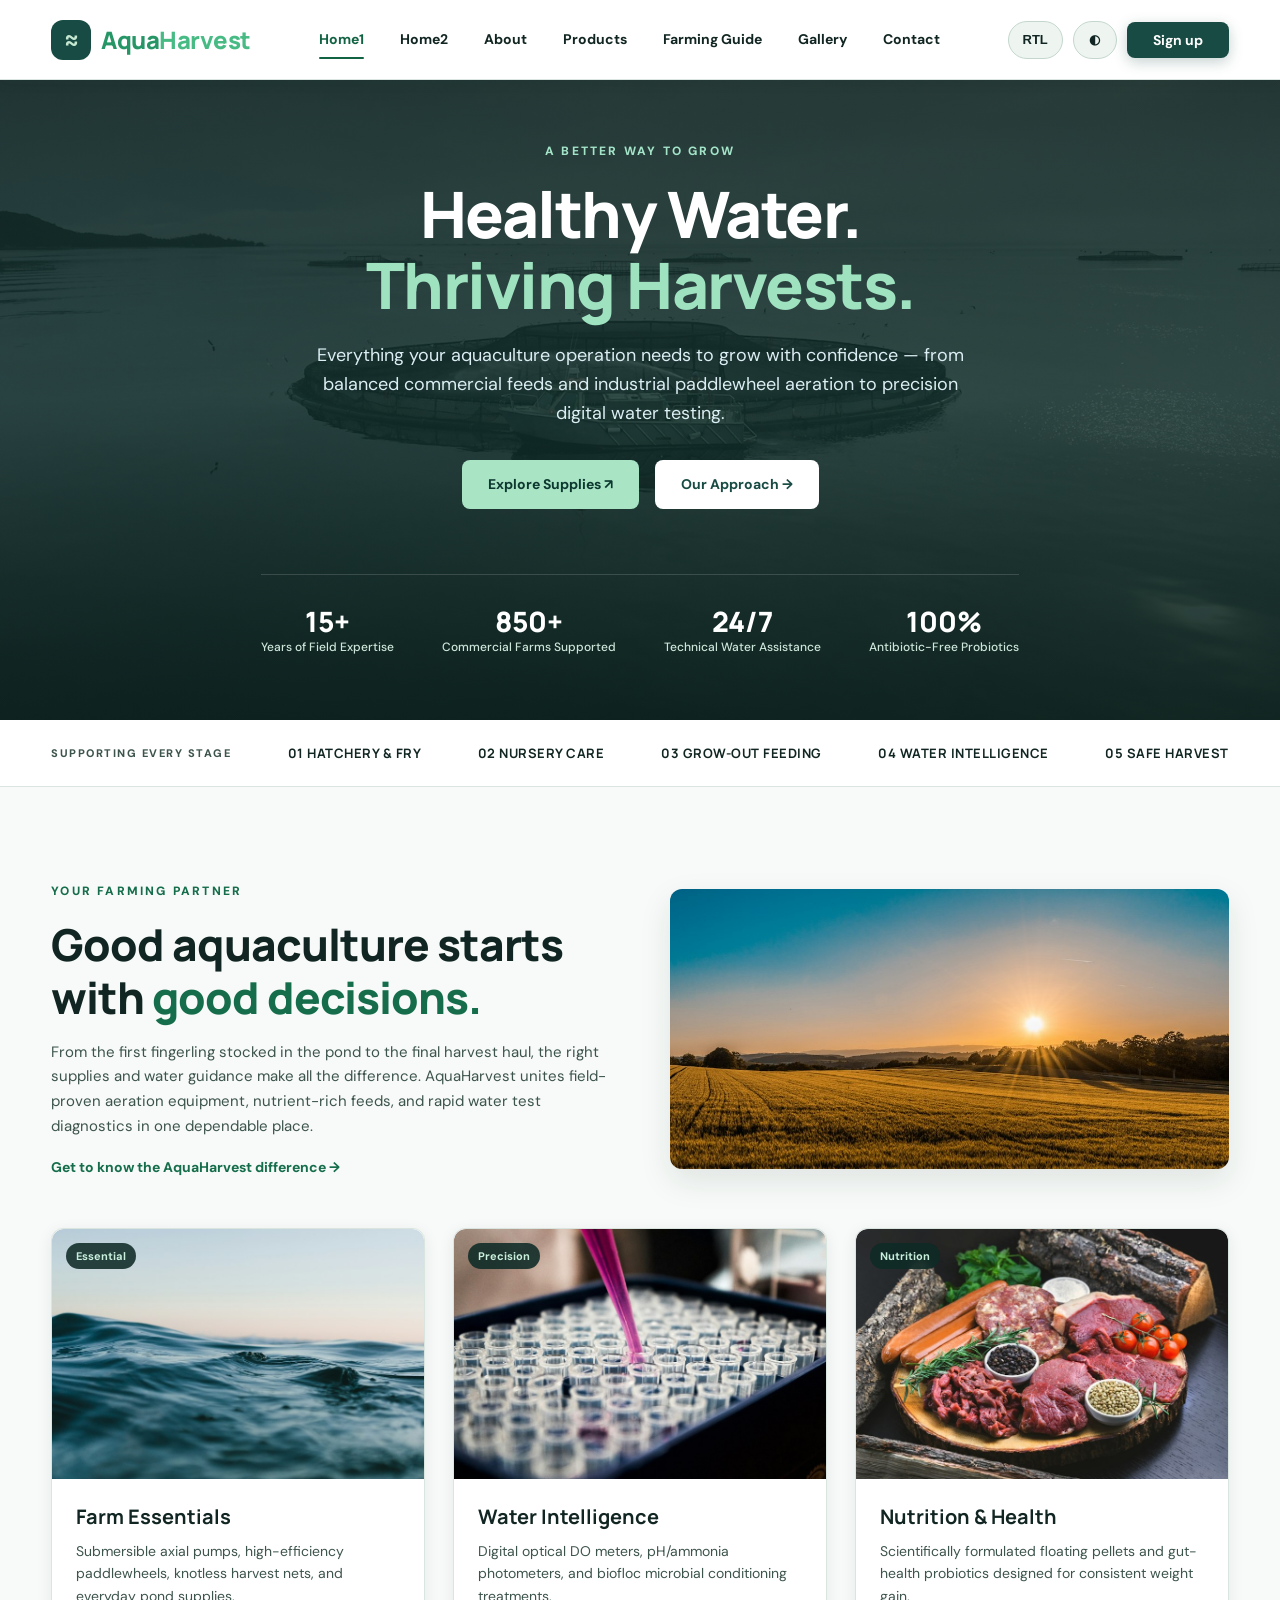
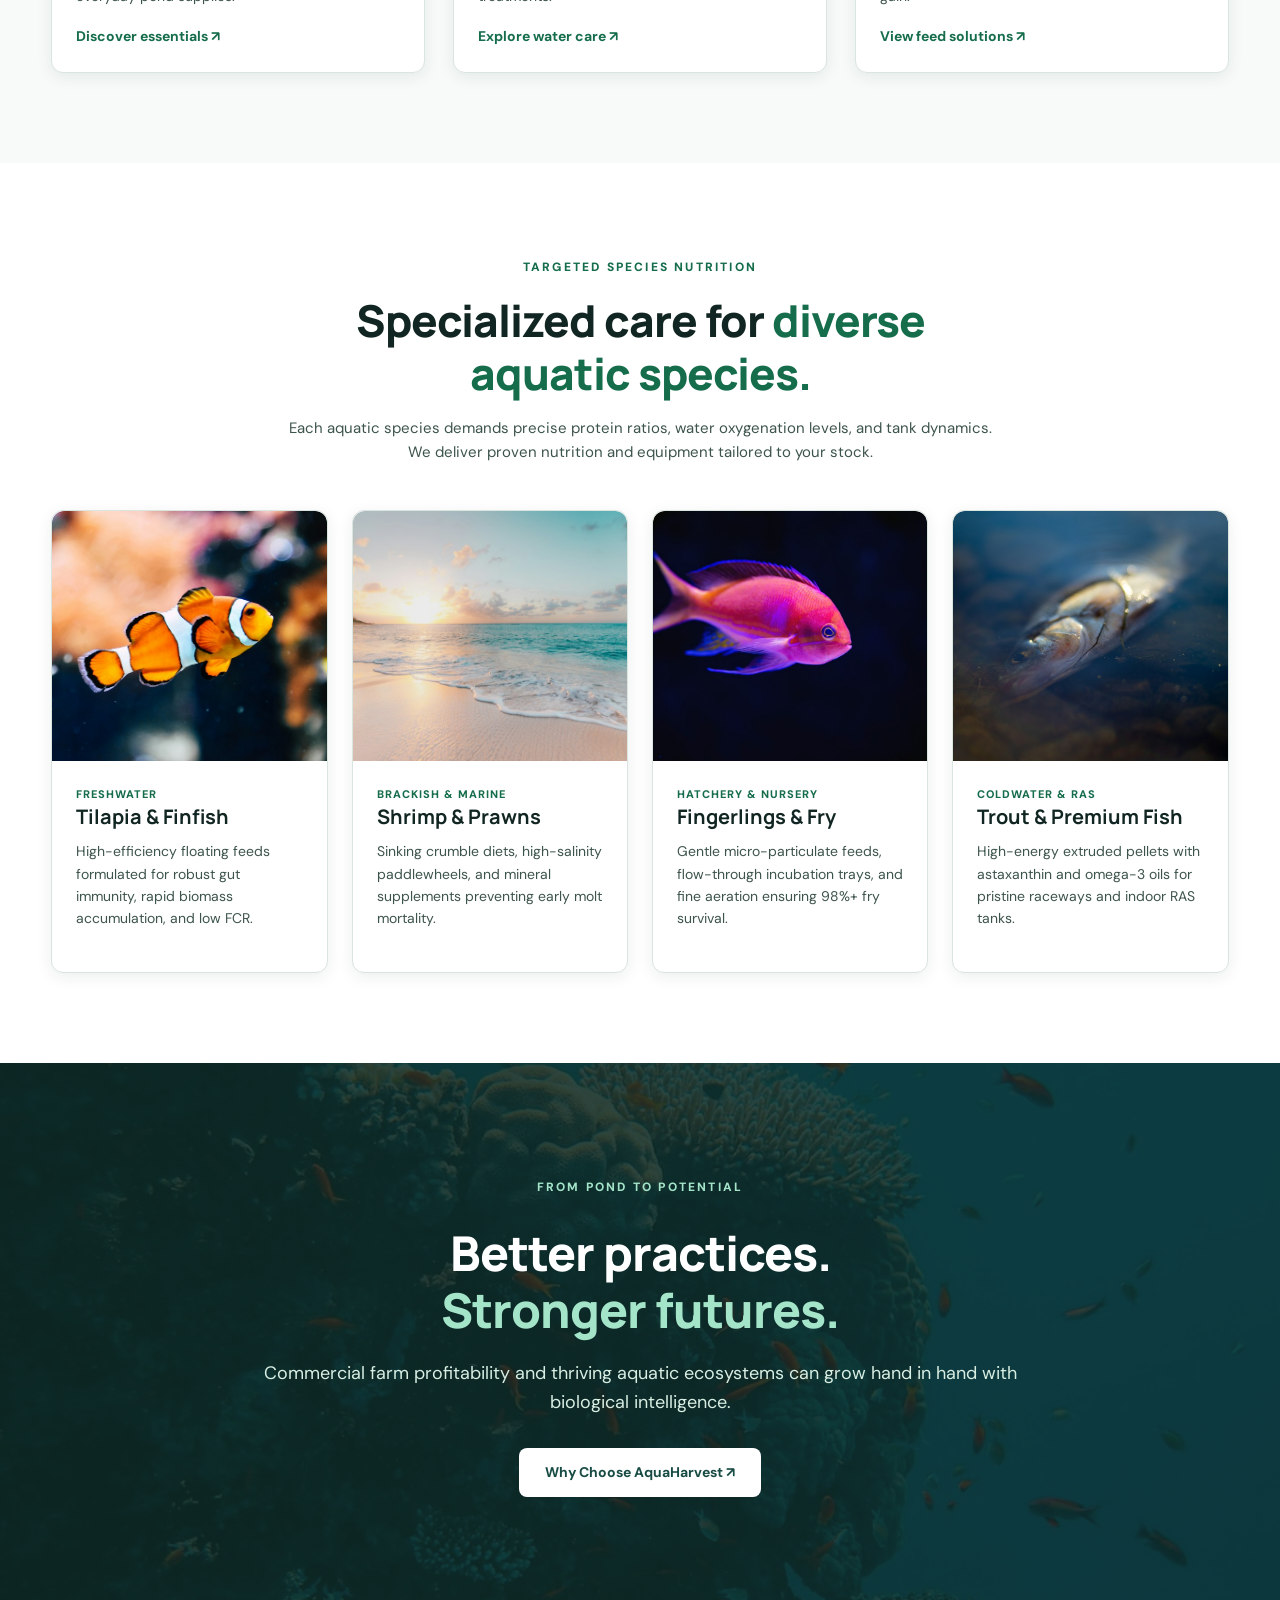
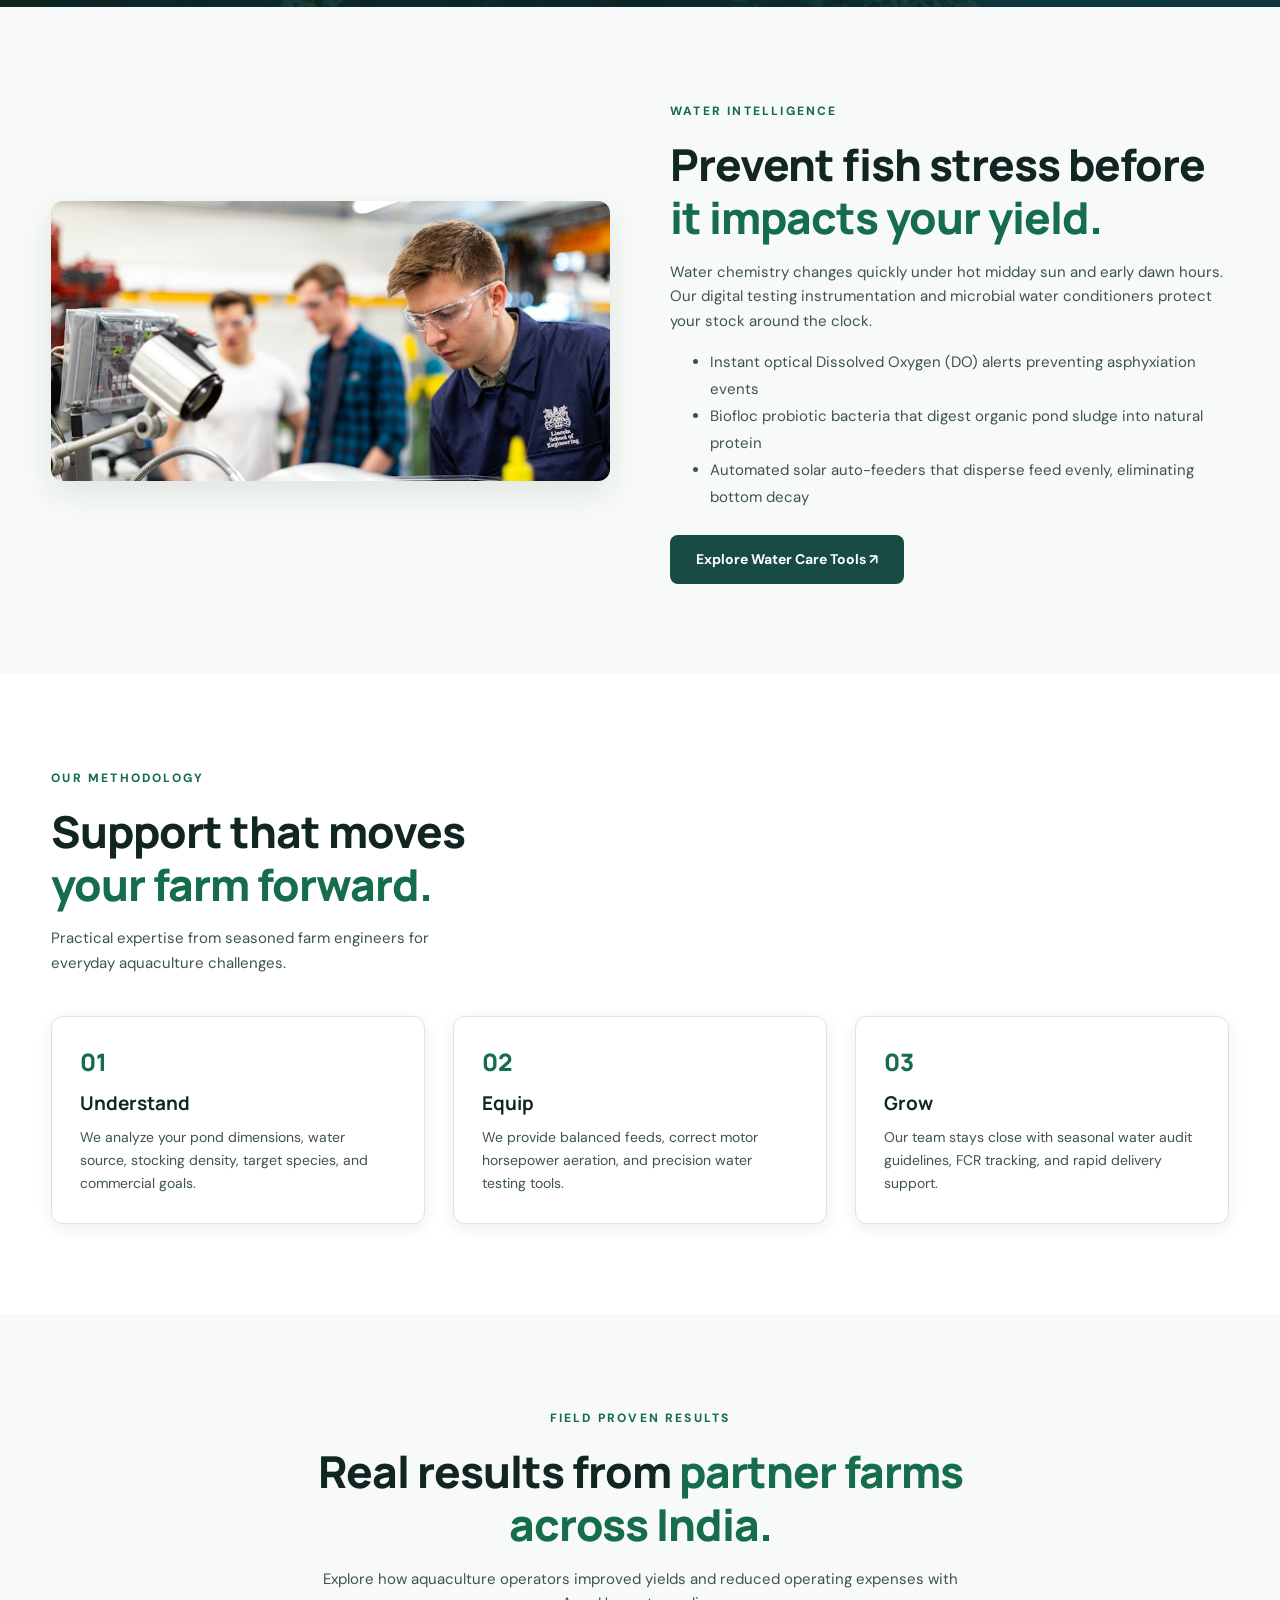
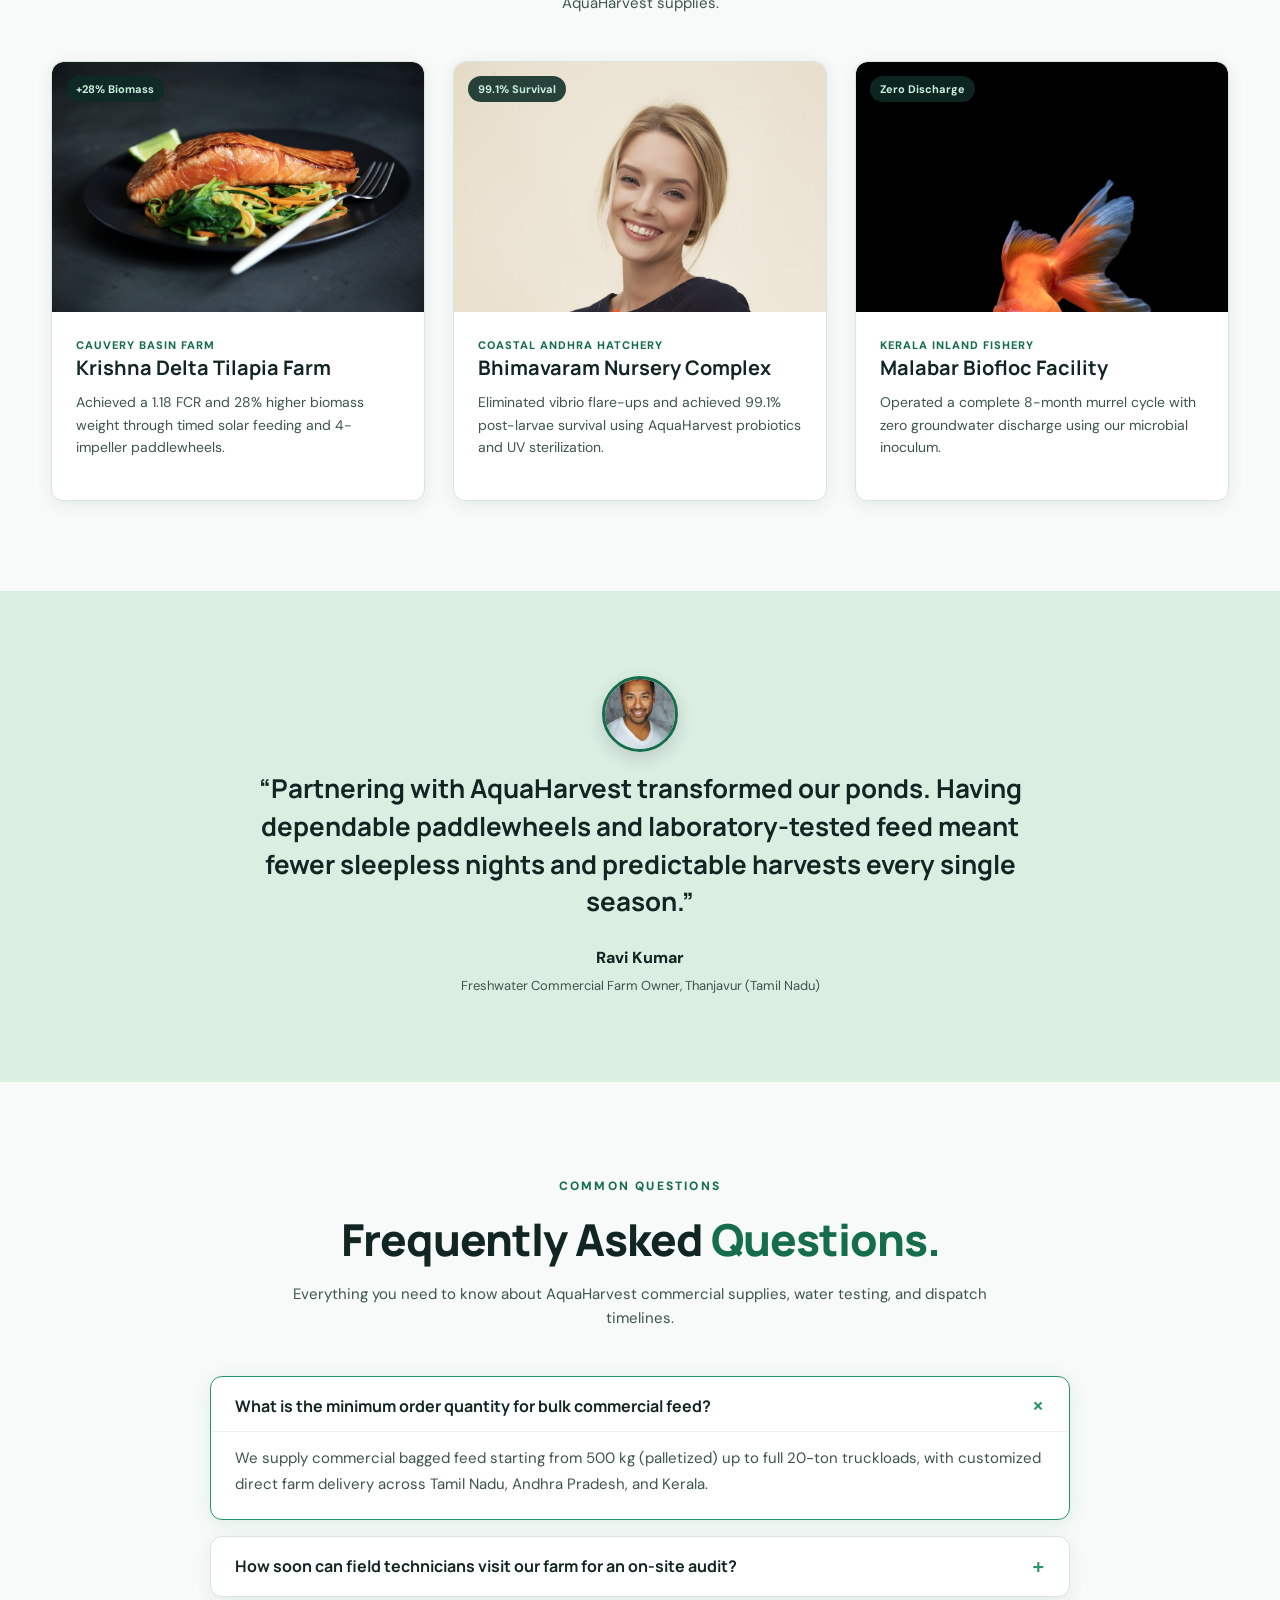
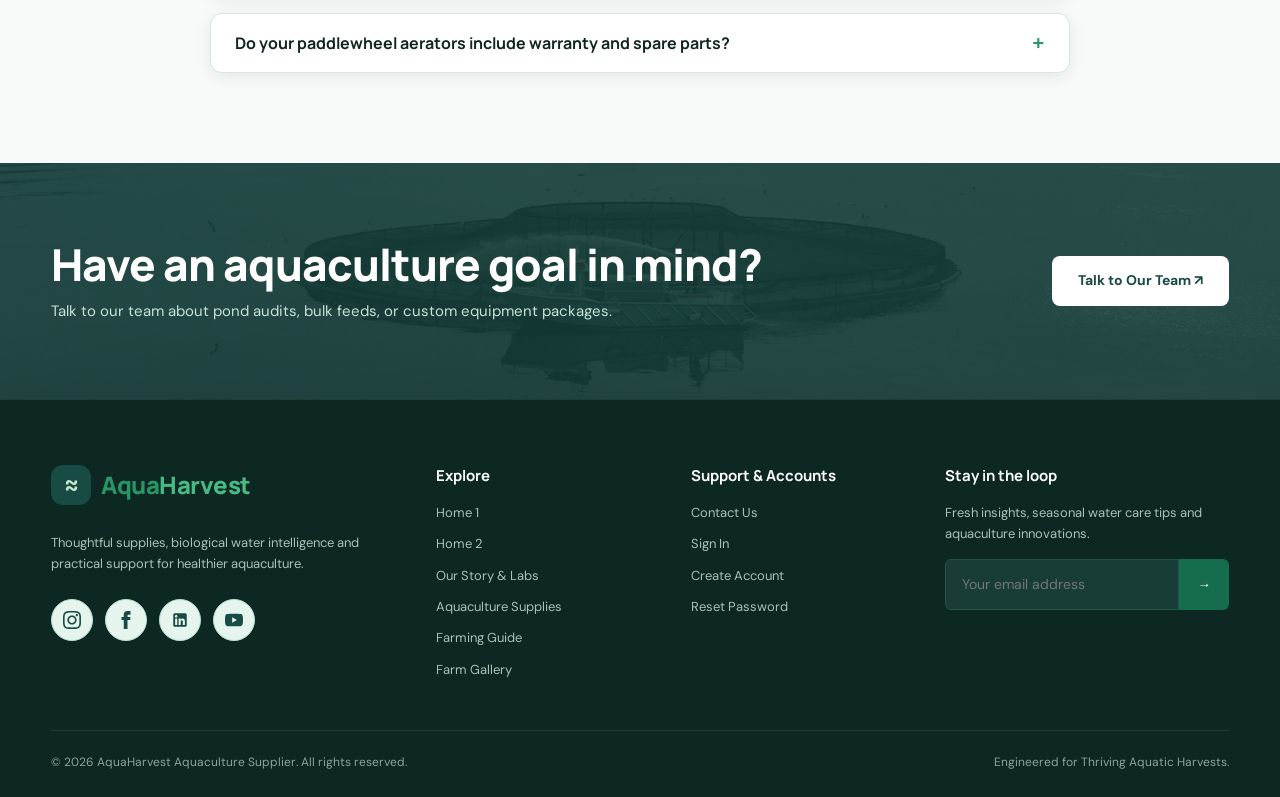
<file: index.html>
<!doctype html>
<html lang="en" dir="ltr">

<head>
  <meta charset="utf-8">
  <meta name="viewport" content="width=device-width,initial-scale=1">
  <title>AquaHarvest | Fish Farm & Aquaculture Supplier</title>
  <link rel="icon" href="assets/images/favicon.svg">
  <link
    href="https://fonts.googleapis.com/css2?family=DM+Sans:wght@400;500;600;700&family=Manrope:wght@400;600;700;800&display=swap"
    rel="stylesheet">
  <link rel="stylesheet" href="assets/css/style.css">
</head>

<body>
  <div id="site-header"></div>

  <main>
    <!-- 2 & 3. Hero Section with Realistic Background Image & Center-Aligned Content -->
    <section class="hero hero1">
      <div class="container hero-content">
        <span class="eyebrow light">A BETTER WAY TO GROW</span>
        <h1>Healthy Water.<br><em>Thriving Harvests.</em></h1>
        <p>Everything your aquaculture operation needs to grow with confidence — from balanced commercial feeds and
          industrial paddlewheel aeration to precision digital water testing.</p>
        <div class="hero-actions">
          <a class="btn primary" href="products.html">Explore Supplies ↗</a>
          <a class="btn white" href="about.html">Our Approach →</a>
        </div>
        <div class="stats">
          <div>
            <b>15+</b>
            <small>Years of Field Expertise</small>
          </div>
          <div>
            <b>850+</b>
            <small>Commercial Farms Supported</small>
          </div>
          <div>
            <b>24/7</b>
            <small>Technical Water Assistance</small>
          </div>
          <div>
            <b>100%</b>
            <small>Antibiotic-Free Probiotics</small>
          </div>
        </div>
      </div>
    </section>

    <!-- Trust Stage Bar -->
    <div class="trust">
      <div class="container trust-inner">
        <span>SUPPORTING EVERY STAGE</span>
        <b>01 HATCHERY & FRY</b>
        <b>02 NURSERY CARE</b>
        <b>03 GROW-OUT FEEDING</b>
        <b>04 WATER INTELLIGENCE</b>
        <b>05 SAFE HARVEST</b>
      </div>
    </div>

    <!-- Section 1: Good Decisions Split with Realistic Images -->
    <section class="section">
      <div class="container split">
        <div>
          <span class="eyebrow">YOUR FARMING PARTNER</span>
          <h2>Good aquaculture starts with <em>good decisions.</em></h2>
          <p class="muted">From the first fingerling stocked in the pond to the final harvest haul, the right supplies
            and water guidance make all the difference. AquaHarvest unites field-proven aeration equipment,
            nutrient-rich feeds, and rapid water test diagnostics in one dependable place.</p>
          <a class="text-link" href="about.html">Get to know the AquaHarvest difference →</a>
        </div>
        <div class="split-image-card">
          <img src="assets/images/farm-pond.jpg" alt="Active Aquaculture Farm Pond" loading="lazy">
        </div>
      </div>

      <!-- 3 Feature Cards with Realistic Images -->
      <div class="container three" style="margin-top: 48px;">
        <article class="feature-photo-card">
          <div class="card-media">
            <img src="assets/images/prod-aerator.jpg" alt="Industrial Paddlewheel Aeration" loading="lazy">
            <span class="card-badge">Essential</span>
          </div>
          <div class="card-body">
            <h3>Farm Essentials</h3>
            <p>Submersible axial pumps, high-efficiency paddlewheels, knotless harvest nets, and everyday pond supplies.
            </p>
            <a class="text-link" href="products.html">Discover essentials ↗</a>
          </div>
        </article>

        <article class="feature-photo-card">
          <div class="card-media">
            <img src="assets/images/prod-watertest.jpg" alt="Digital Water Quality Testing Kit" loading="lazy">
            <span class="card-badge">Precision</span>
          </div>
          <div class="card-body">
            <h3>Water Intelligence</h3>
            <p>Digital optical DO meters, pH/ammonia photometers, and biofloc microbial conditioning treatments.</p>
            <a class="text-link" href="products.html">Explore water care ↗</a>
          </div>
        </article>

        <article class="feature-photo-card">
          <div class="card-media">
            <img src="assets/images/prod-feed.jpg" alt="Extruded Floating Fish Feed Pellets" loading="lazy">
            <span class="card-badge">Nutrition</span>
          </div>
          <div class="card-body">
            <h3>Nutrition & Health</h3>
            <p>Scientifically formulated floating pellets and gut-health probiotics designed for consistent weight gain.
            </p>
            <a class="text-link" href="products.html">View feed solutions ↗</a>
          </div>
        </article>
      </div>
    </section>

    <!-- 4 & 5. NEW Section: Species & Environments We Support with Realistic Images -->
    <section class="section alt-bg">
      <div class="container">
        <div class="center">
          <span class="eyebrow">TARGETED SPECIES NUTRITION</span>
          <h2>Specialized care for <em>diverse aquatic species.</em></h2>
          <p class="muted">Each aquatic species demands precise protein ratios, water oxygenation levels, and tank
            dynamics. We deliver proven nutrition and equipment tailored to your stock.</p>
        </div>

        <div class="four">
          <article class="feature-photo-card">
            <div class="card-media">
              <img src="assets/images/tilapia.jpg" alt="Tilapia and Freshwater Finfish Farming" loading="lazy">
            </div>
            <div class="card-body">
              <span class="product-cat">Freshwater</span>
              <h3>Tilapia & Finfish</h3>
              <p>High-efficiency floating feeds formulated for robust gut immunity, rapid biomass accumulation, and low
                FCR.</p>
            </div>
          </article>

          <article class="feature-photo-card">
            <div class="card-media">
              <img src="assets/images/coastal-cages.jpg" alt="Shrimp and Prawn Brackish Aquaculture" loading="lazy">
            </div>
            <div class="card-body">
              <span class="product-cat">Brackish & Marine</span>
              <h3>Shrimp & Prawns</h3>
              <p>Sinking crumble diets, high-salinity paddlewheels, and mineral supplements preventing early molt
                mortality.</p>
            </div>
          </article>

          <article class="feature-photo-card">
            <div class="card-media">
              <img src="assets/images/hatchery-care.jpg" alt="Hatchery Fry and Fingerling Stock" loading="lazy">
            </div>
            <div class="card-body">
              <span class="product-cat">Hatchery & Nursery</span>
              <h3>Fingerlings & Fry</h3>
              <p>Gentle micro-particulate feeds, flow-through incubation trays, and fine aeration ensuring 98%+ fry
                survival.</p>
            </div>
          </article>

          <article class="feature-photo-card">
            <div class="card-media">
              <img src="assets/images/healthy-fish.jpg" alt="Coldwater Trout and High-Value Fish" loading="lazy">
            </div>
            <div class="card-body">
              <span class="product-cat">Coldwater & RAS</span>
              <h3>Trout & Premium Fish</h3>
              <p>High-energy extruded pellets with astaxanthin and omega-3 oils for pristine raceways and indoor RAS
                tanks.</p>
            </div>
          </article>
        </div>
      </div>
    </section>

    <!-- Realistic Image Band Section -->
    <section class="image-band">
      <div class="container">
        <span class="eyebrow light">FROM POND TO POTENTIAL</span>
        <h2>Better practices.<br><em>Stronger futures.</em></h2>
        <p>Commercial farm profitability and thriving aquatic ecosystems can grow hand in hand with biological
          intelligence.</p>
        <a class="btn white" href="about.html">Why Choose AquaHarvest ↗</a>
      </div>
    </section>

    <!-- NEW Section: Modern Technology & Water Intelligence with Realistic Image -->
    <section class="section">
      <div class="container split">
        <div class="split-image-card">
          <img src="assets/images/water-tech.jpg" alt="Advanced Aquaculture Water Management" loading="lazy">
        </div>
        <div>
          <span class="eyebrow">WATER INTELLIGENCE</span>
          <h2>Prevent fish stress before <em>it impacts your yield.</em></h2>
          <p class="muted">Water chemistry changes quickly under hot midday sun and early dawn hours. Our digital
            testing instrumentation and microbial water conditioners protect your stock around the clock.</p>
          <ul class="muted" style="line-height: 1.8; margin-bottom: 24px;">
            <li>Instant optical Dissolved Oxygen (DO) alerts preventing asphyxiation events</li>
            <li>Biofloc probiotic bacteria that digest organic pond sludge into natural protein</li>
            <li>Automated solar auto-feeders that disperse feed evenly, eliminating bottom decay</li>
          </ul>
          <a class="btn dark" href="products.html">Explore Water Care Tools ↗</a>
        </div>
      </div>
    </section>

    <!-- Section: Support Steps with Realistic Card Highlight -->
    <section class="section alt-bg">
      <div class="container">
        <div class="section-head">
          <div>
            <span class="eyebrow">OUR METHODOLOGY</span>
            <h2>Support that moves<br><em>your farm forward.</em></h2>
          </div>
          <p class="muted" style="max-width: 420px;">Practical expertise from seasoned farm engineers for everyday
            aquaculture challenges.</p>
        </div>

        <div class="three steps">
          <article>
            <b>01</b>
            <h3>Understand</h3>
            <p>We analyze your pond dimensions, water source, stocking density, target species, and commercial goals.
            </p>
          </article>
          <article>
            <b>02</b>
            <h3>Equip</h3>
            <p>We provide balanced feeds, correct motor horsepower aeration, and precision water testing tools.</p>
          </article>
          <article>
            <b>03</b>
            <h3>Grow</h3>
            <p>Our team stays close with seasonal water audit guidelines, FCR tracking, and rapid delivery support.</p>
          </article>
        </div>
      </div>
    </section>

    <!-- NEW Section: Case Studies & Field Proof with Realistic Images -->
    <section class="section">
      <div class="container">
        <div class="center">
          <span class="eyebrow">FIELD PROVEN RESULTS</span>
          <h2>Real results from <em>partner farms across India.</em></h2>
          <p class="muted">Explore how aquaculture operators improved yields and reduced operating expenses with
            AquaHarvest supplies.</p>
        </div>

        <div class="three">
          <article class="feature-photo-card">
            <div class="card-media">
              <img src="assets/images/fish-harvest.jpg" alt="Freshwater Tilapia Farm Harvest" loading="lazy">
              <span class="card-badge">+28% Biomass</span>
            </div>
            <div class="card-body">
              <span class="product-cat">Cauvery Basin Farm</span>
              <h3>Krishna Delta Tilapia Farm</h3>
              <p>Achieved a 1.18 FCR and 28% higher biomass weight through timed solar feeding and 4-impeller
                paddlewheels.</p>
            </div>
          </article>

          <article class="feature-photo-card">
            <div class="card-media">
              <img src="assets/images/farm-worker.jpg" alt="Commercial Shrimp Hatchery Technician" loading="lazy">
              <span class="card-badge">99.1% Survival</span>
            </div>
            <div class="card-body">
              <span class="product-cat">Coastal Andhra Hatchery</span>
              <h3>Bhimavaram Nursery Complex</h3>
              <p>Eliminated vibrio flare-ups and achieved 99.1% post-larvae survival using AquaHarvest probiotics and UV
                sterilization.</p>
            </div>
          </article>

          <article class="feature-photo-card">
            <div class="card-media">
              <img src="assets/images/sustainable.jpg" alt="Closed Loop Biofloc Farm Setup" loading="lazy">
              <span class="card-badge">Zero Discharge</span>
            </div>
            <div class="card-body">
              <span class="product-cat">Kerala Inland Fishery</span>
              <h3>Malabar Biofloc Facility</h3>
              <p>Operated a complete 8-month murrel cycle with zero groundwater discharge using our microbial inoculum.
              </p>
            </div>
          </article>
        </div>
      </div>
    </section>

    <!-- Testimonial Section with Farmer Avatar -->
    <section class="testimonial">
      <div class="container">
        <img class="testimonial-avatar" src="assets/images/farmer-avatar.jpg" alt="Ravi Kumar - AquaHarvest Partner Farmer" loading="lazy">
        <blockquote class="testimonial-quote">“Partnering with AquaHarvest transformed our ponds. Having dependable
          paddlewheels and laboratory-tested feed meant fewer sleepless nights and predictable harvests every single
          season.”</blockquote>
        <div class="testimonial-author">Ravi Kumar</div>
        <small class="testimonial-role">Freshwater Commercial Farm Owner, Thanjavur (Tamil Nadu)</small>
      </div>
    </section>

    <!-- FAQ Section -->
    <section class="section" id="faq">
      <div class="container" style="max-width: 860px;">
        <div class="center">
          <span class="eyebrow">COMMON QUESTIONS</span>
          <h2>Frequently Asked <em>Questions.</em></h2>
          <p class="muted">Everything you need to know about AquaHarvest commercial supplies, water testing, and dispatch timelines.</p>
        </div>

        <div class="faq-accordion" style="margin-top: 36px;">
          <details class="faq-item" open>
            <summary class="faq-question">
              <span>What is the minimum order quantity for bulk commercial feed?</span>
              <span class="faq-icon">+</span>
            </summary>
            <div class="faq-answer">
              <p>We supply commercial bagged feed starting from 500 kg (palletized) up to full 20-ton truckloads, with customized direct farm delivery across Tamil Nadu, Andhra Pradesh, and Kerala.</p>
            </div>
          </details>

          <details class="faq-item">
            <summary class="faq-question">
              <span>How soon can field technicians visit our farm for an on-site audit?</span>
              <span class="faq-icon">+</span>
            </summary>
            <div class="faq-answer">
              <p>For urgent water parameter diagnostics or seasonal pond setup audits, our mobile laboratory van arrives within 24 to 48 hours of request confirmation.</p>
            </div>
          </details>

          <details class="faq-item">
            <summary class="faq-question">
              <span>Do your paddlewheel aerators include warranty and spare parts?</span>
              <span class="faq-icon">+</span>
            </summary>
            <div class="faq-answer">
              <p>Yes. All AquaHarvest 2HP and 4HP paddlewheel aerators carry a 1-year direct manufacturer warranty with guaranteed 48-hour dispatch on impellers, reducers, and nylon bearings.</p>
            </div>
          </details>
        </div>
      </div>
    </section>

    <!-- CTA Section -->
    <section class="cta">
      <div class="container cta-inner">
        <div>
          <h2>Have an aquaculture goal in mind?</h2>
          <p class="muted" style="color: #c4e4d6; margin: 8px 0 0;">Talk to our team about pond audits, bulk feeds, or
            custom equipment packages.</p>
        </div>
        <a class="btn white" href="contact.html">Talk to Our Team ↗</a>
      </div>
    </section>
  </main>

  <div id="site-footer"></div>
  <script src="assets/js/site.js"></script>
</body>

</html>
</file>
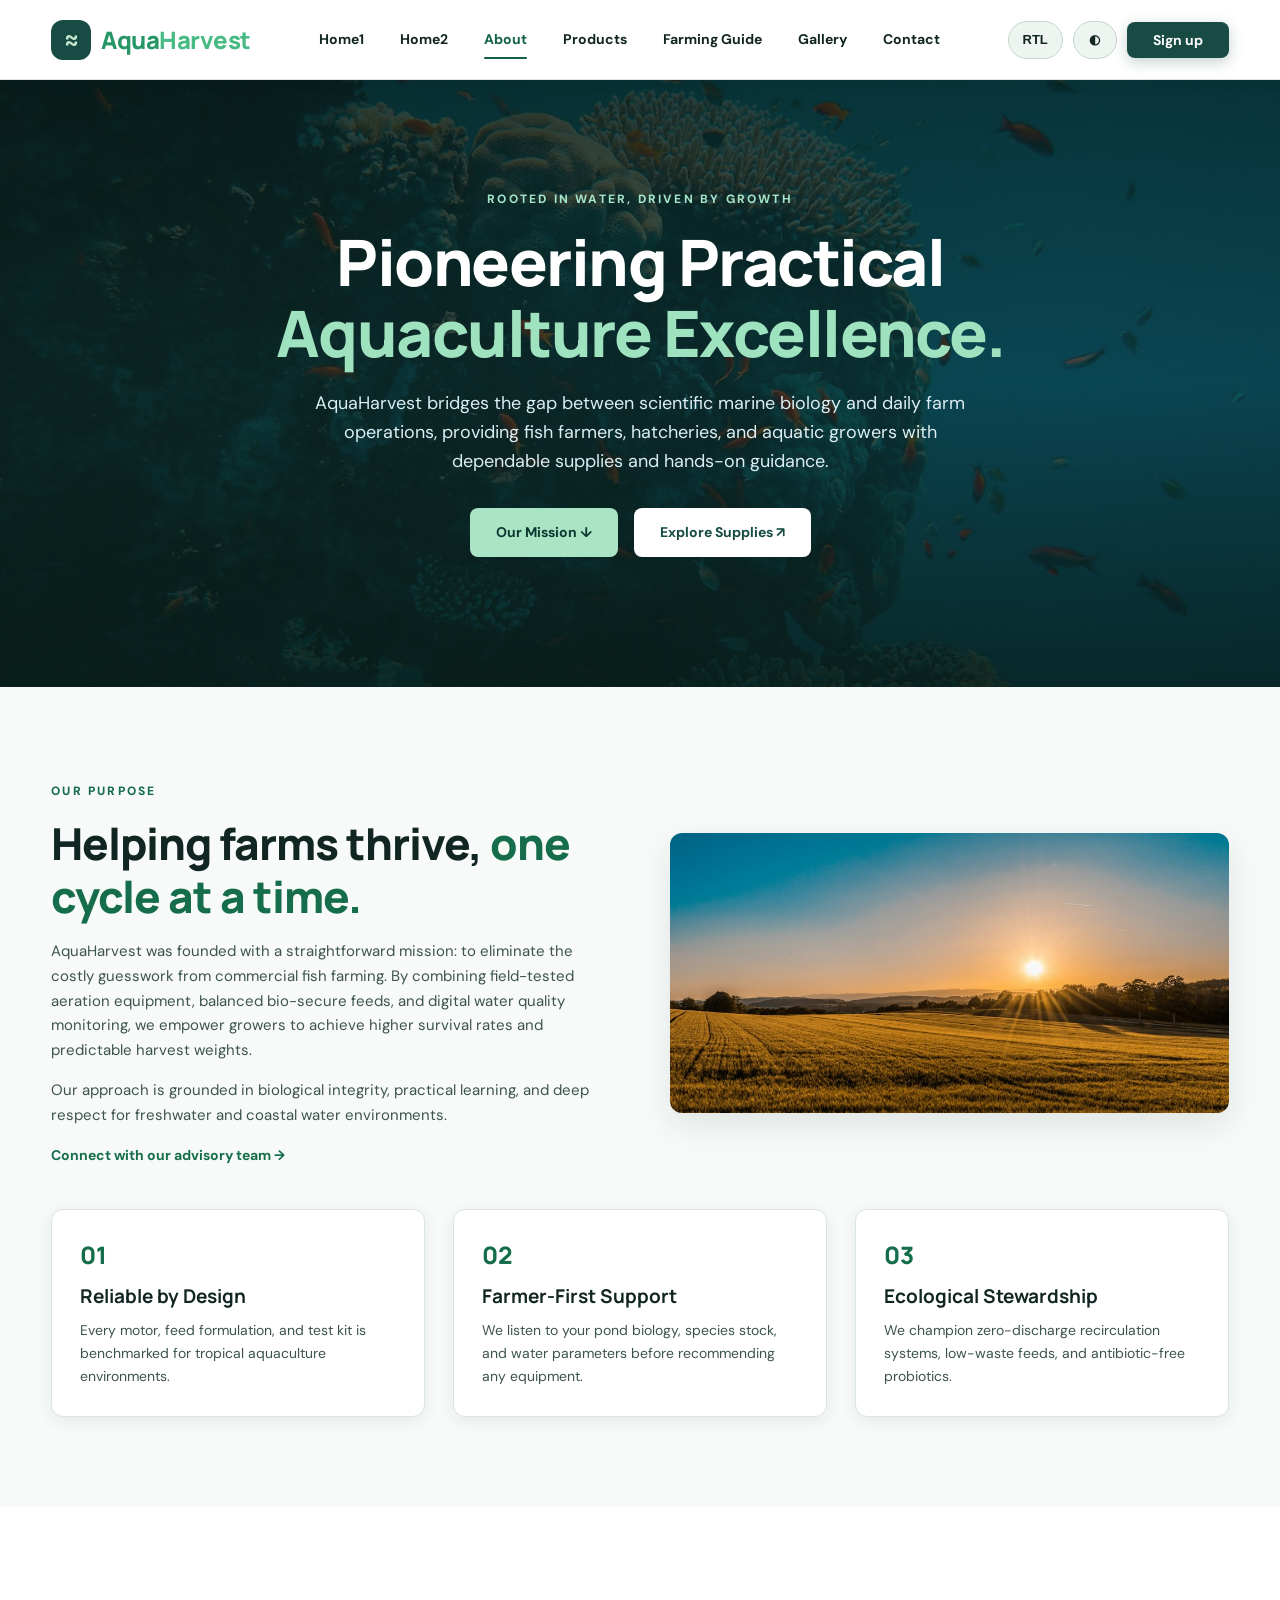
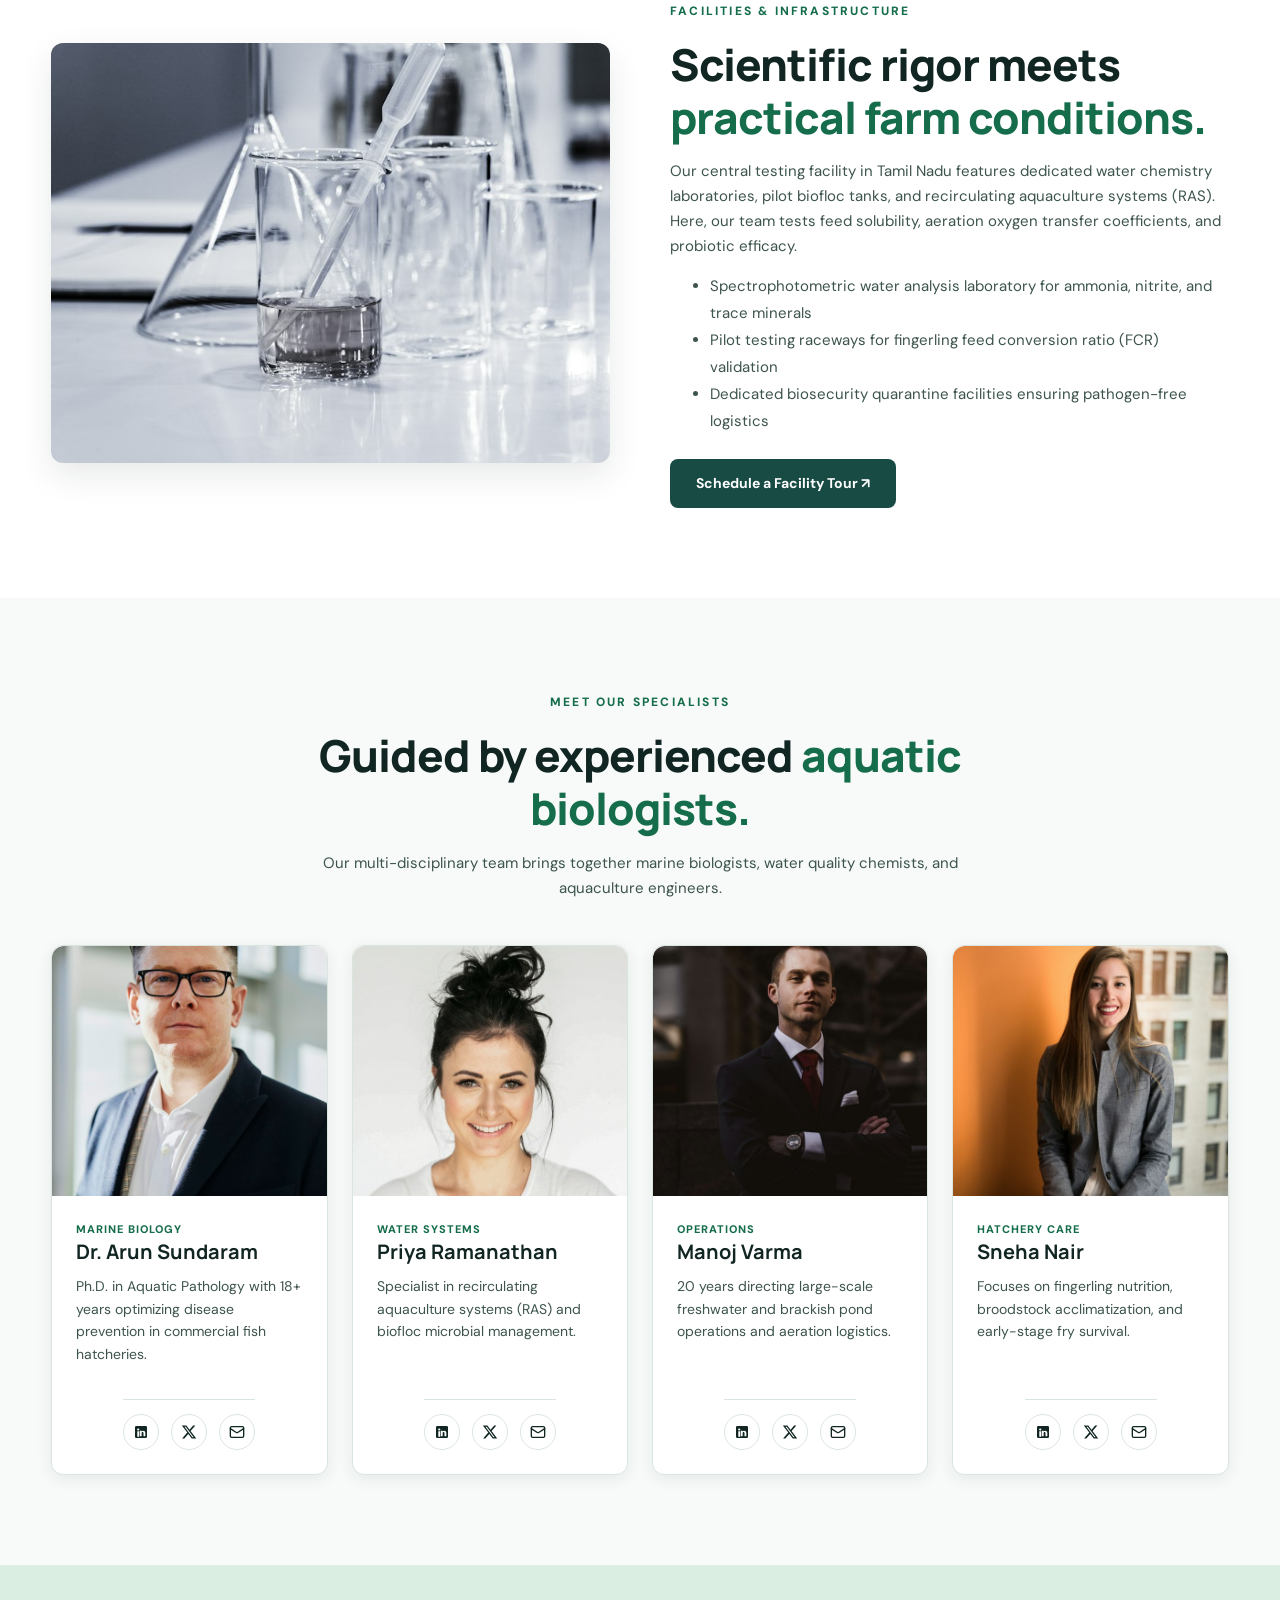
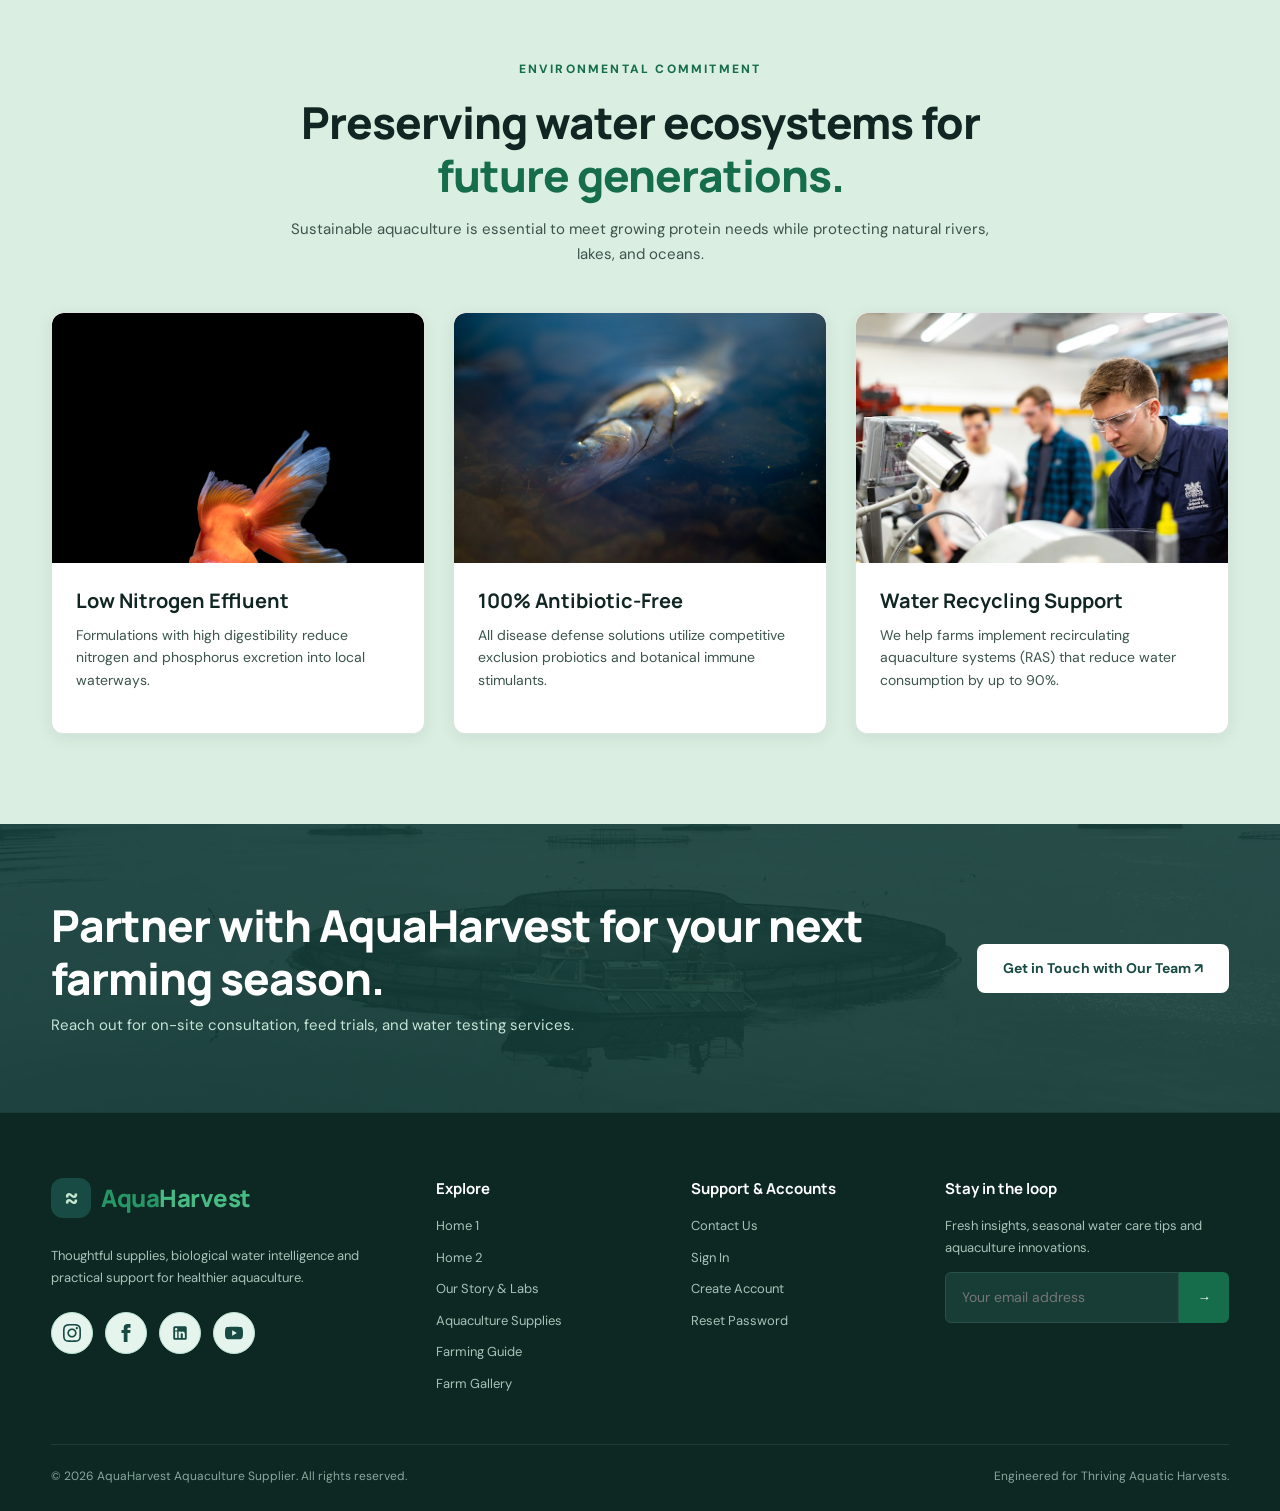
<file: about.html>
<!doctype html>
<html lang="en" dir="ltr">

<head>
  <meta charset="utf-8">
  <meta name="viewport" content="width=device-width,initial-scale=1">
  <title>About Us & Our Team | AquaHarvest</title>
  <link rel="icon" href="assets/images/favicon.svg">
  <link
    href="https://fonts.googleapis.com/css2?family=DM+Sans:wght@400;500;600;700&family=Manrope:wght@400;600;700;800&display=swap"
    rel="stylesheet">
  <link rel="stylesheet" href="assets/css/style.css">
</head>

<body>
  <div id="site-header"></div>

  <main>
    <!-- 2 & 3. Hero Section with Realistic Background Image & Center-Aligned Content -->
    <section class="page-hero hero-about">
      <div class="container hero-content">
        <span class="eyebrow light">ROOTED IN WATER, DRIVEN BY GROWTH</span>
        <h1>Pioneering Practical<br><em>Aquaculture Excellence.</em></h1>
        <p>AquaHarvest bridges the gap between scientific marine biology and daily farm operations, providing fish
          farmers, hatcheries, and aquatic growers with dependable supplies and hands-on guidance.</p>
        <div class="hero-actions">
          <a class="btn primary" href="#our-mission">Our Mission ↓</a>
          <a class="btn white" href="products.html">Explore Supplies ↗</a>
        </div>
      </div>
    </section>

    <!-- Section 1: Our Purpose & Values with Realistic Image -->
    <section class="section" id="our-mission">
      <div class="container split">
        <div>
          <span class="eyebrow">OUR PURPOSE</span>
          <h2>Helping farms thrive, <em>one cycle at a time.</em></h2>
          <p class="muted">AquaHarvest was founded with a straightforward mission: to eliminate the costly guesswork
            from commercial fish farming. By combining field-tested aeration equipment, balanced bio-secure feeds, and
            digital water quality monitoring, we empower growers to achieve higher survival rates and predictable
            harvest weights.</p>
          <p class="muted">Our approach is grounded in biological integrity, practical learning, and deep respect for
            freshwater and coastal water environments.</p>
          <a class="text-link" href="contact.html">Connect with our advisory team →</a>
        </div>
        <div class="split-image-card">
          <img src="assets/images/farm-pond.jpg" alt="AquaHarvest Freshwater Farm Pond" loading="lazy">
        </div>
      </div>

      <!-- Core Values -->
      <div class="container three values">
        <article>
          <b>01</b>
          <h3>Reliable by Design</h3>
          <p>Every motor, feed formulation, and test kit is benchmarked for tropical aquaculture environments.</p>
        </article>
        <article>
          <b>02</b>
          <h3>Farmer-First Support</h3>
          <p>We listen to your pond biology, species stock, and water parameters before recommending any equipment.</p>
        </article>
        <article>
          <b>03</b>
          <h3>Ecological Stewardship</h3>
          <p>We champion zero-discharge recirculation systems, low-waste feeds, and antibiotic-free probiotics.</p>
        </article>
      </div>
    </section>

    <!-- 4 & 5. Section: Our Laboratories & Testing Facilities with Realistic Images -->
    <section class="section alt-bg">
      <div class="container split">
        <div class="split-image-card tall">
          <img src="assets/images/water-lab.jpg" alt="AquaHarvest Water Testing Laboratory and Research Facility" loading="lazy">
        </div>
        <div>
          <span class="eyebrow">FACILITIES & INFRASTRUCTURE</span>
          <h2>Scientific rigor meets <em>practical farm conditions.</em></h2>
          <p class="muted">Our central testing facility in Tamil Nadu features dedicated water chemistry laboratories,
            pilot biofloc tanks, and recirculating aquaculture systems (RAS). Here, our team tests feed solubility,
            aeration oxygen transfer coefficients, and probiotic efficacy.</p>
          <ul class="muted" style="line-height: 1.8; margin-bottom: 24px;">
            <li>Spectrophotometric water analysis laboratory for ammonia, nitrite, and trace minerals</li>
            <li>Pilot testing raceways for fingerling feed conversion ratio (FCR) validation</li>
            <li>Dedicated biosecurity quarantine facilities ensuring pathogen-free logistics</li>
          </ul>
          <a class="btn dark" href="contact.html">Schedule a Facility Tour ↗</a>
        </div>
      </div>
    </section>

    <!-- NEW Section: Scientific & Field Advisory Team with Realistic Photos -->
    <section class="section">
      <div class="container">
        <div class="center">
          <span class="eyebrow">MEET OUR SPECIALISTS</span>
          <h2>Guided by experienced <em>aquatic biologists.</em></h2>
          <p class="muted">Our multi-disciplinary team brings together marine biologists, water quality chemists, and
            aquaculture engineers.</p>
        </div>

        <div class="four">
          <article class="feature-photo-card">
            <div class="card-media">
              <img src="assets/images/team-consultant.jpg" alt="Dr. Arun Sundaram - Chief Marine Biologist" loading="lazy" style="object-position: top center;">
            </div>
            <div class="card-body">
              <span class="product-cat">Marine Biology</span>
              <h3>Dr. Arun Sundaram</h3>
              <p>Ph.D. in Aquatic Pathology with 18+ years optimizing disease prevention in commercial fish hatcheries.</p>
              <div class="team-social">
                <a href="https://linkedin.com" target="_blank" rel="noopener noreferrer" aria-label="LinkedIn profile of Dr. Arun Sundaram">
                  <svg width="16" height="16" viewBox="0 0 24 24" fill="currentColor"><path d="M19 3a2 2 0 0 1 2 2v14a2 2 0 0 1-2 2H5a2 2 0 0 1-2-2V5a2 2 0 0 1 2-2h14m-.5 15.5v-5.3a3.26 3.26 0 0 0-3.26-3.26c-.85 0-1.84.52-2.28 1.3v-1.11h-2.79v8.37h2.79v-4.93c0-.77.62-1.4 1.39-1.4a1.4 1.4 0 0 1 1.4 1.4v4.93h2.75M6.46 10.9v8.37H9.2V10.9H6.46M7.83 6.6a1.67 1.67 0 0 0-1.68 1.67 1.67 1.67 0 0 0 1.68 1.66 1.67 1.67 0 0 0 1.67-1.66A1.67 1.67 0 0 0 7.83 6.6z"/></svg>
                </a>
                <a href="https://x.com" target="_blank" rel="noopener noreferrer" aria-label="X Twitter profile of Dr. Arun Sundaram">
                  <svg width="15" height="15" viewBox="0 0 24 24" fill="currentColor"><path d="M18.244 2.25h3.308l-7.227 8.26 8.502 11.24H16.17l-5.214-6.817L4.99 21.75H1.68l7.73-8.835L1.254 2.25H8.08l4.713 6.231zm-1.161 17.52h1.833L7.084 4.126H5.117z"/></svg>
                </a>
                <a href="mailto:arun.sundaram@aquaharvest.example" aria-label="Email Dr. Arun Sundaram">
                  <svg width="16" height="16" viewBox="0 0 24 24" fill="none" stroke="currentColor" stroke-width="2" stroke-linecap="round" stroke-linejoin="round"><rect width="20" height="16" x="2" y="4" rx="2"/><path d="m22 7-8.97 5.7a1.94 1.94 0 0 1-2.06 0L2 7"/></svg>
                </a>
              </div>
            </div>
          </article>

          <article class="feature-photo-card">
            <div class="card-media">
              <img src="assets/images/team-waterlead.jpg" alt="Priya Ramanathan - Water Chemistry Lead" loading="lazy" style="object-position: top center;">
            </div>
            <div class="card-body">
              <span class="product-cat">Water Systems</span>
              <h3>Priya Ramanathan</h3>
              <p>Specialist in recirculating aquaculture systems (RAS) and biofloc microbial management.</p>
              <div class="team-social">
                <a href="https://linkedin.com" target="_blank" rel="noopener noreferrer" aria-label="LinkedIn profile of Priya Ramanathan">
                  <svg width="16" height="16" viewBox="0 0 24 24" fill="currentColor"><path d="M19 3a2 2 0 0 1 2 2v14a2 2 0 0 1-2 2H5a2 2 0 0 1-2-2V5a2 2 0 0 1 2-2h14m-.5 15.5v-5.3a3.26 3.26 0 0 0-3.26-3.26c-.85 0-1.84.52-2.28 1.3v-1.11h-2.79v8.37h2.79v-4.93c0-.77.62-1.4 1.39-1.4a1.4 1.4 0 0 1 1.4 1.4v4.93h2.75M6.46 10.9v8.37H9.2V10.9H6.46M7.83 6.6a1.67 1.67 0 0 0-1.68 1.67 1.67 1.67 0 0 0 1.68 1.66 1.67 1.67 0 0 0 1.67-1.66A1.67 1.67 0 0 0 7.83 6.6z"/></svg>
                </a>
                <a href="https://x.com" target="_blank" rel="noopener noreferrer" aria-label="X Twitter profile of Priya Ramanathan">
                  <svg width="15" height="15" viewBox="0 0 24 24" fill="currentColor"><path d="M18.244 2.25h3.308l-7.227 8.26 8.502 11.24H16.17l-5.214-6.817L4.99 21.75H1.68l7.73-8.835L1.254 2.25H8.08l4.713 6.231zm-1.161 17.52h1.833L7.084 4.126H5.117z"/></svg>
                </a>
                <a href="mailto:priya.ramanathan@aquaharvest.example" aria-label="Email Priya Ramanathan">
                  <svg width="16" height="16" viewBox="0 0 24 24" fill="none" stroke="currentColor" stroke-width="2" stroke-linecap="round" stroke-linejoin="round"><rect width="20" height="16" x="2" y="4" rx="2"/><path d="m22 7-8.97 5.7a1.94 1.94 0 0 1-2.06 0L2 7"/></svg>
                </a>
              </div>
            </div>
          </article>

          <article class="feature-photo-card">
            <div class="card-media">
              <img src="assets/images/team-technician.jpg" alt="Manoj Varma - Farm Operations Director" loading="lazy" style="object-position: top center;">
            </div>
            <div class="card-body">
              <span class="product-cat">Operations</span>
              <h3>Manoj Varma</h3>
              <p>20 years directing large-scale freshwater and brackish pond operations and aeration logistics.</p>
              <div class="team-social">
                <a href="https://linkedin.com" target="_blank" rel="noopener noreferrer" aria-label="LinkedIn profile of Manoj Varma">
                  <svg width="16" height="16" viewBox="0 0 24 24" fill="currentColor"><path d="M19 3a2 2 0 0 1 2 2v14a2 2 0 0 1-2 2H5a2 2 0 0 1-2-2V5a2 2 0 0 1 2-2h14m-.5 15.5v-5.3a3.26 3.26 0 0 0-3.26-3.26c-.85 0-1.84.52-2.28 1.3v-1.11h-2.79v8.37h2.79v-4.93c0-.77.62-1.4 1.39-1.4a1.4 1.4 0 0 1 1.4 1.4v4.93h2.75M6.46 10.9v8.37H9.2V10.9H6.46M7.83 6.6a1.67 1.67 0 0 0-1.68 1.67 1.67 1.67 0 0 0 1.68 1.66 1.67 1.67 0 0 0 1.67-1.66A1.67 1.67 0 0 0 7.83 6.6z"/></svg>
                </a>
                <a href="https://x.com" target="_blank" rel="noopener noreferrer" aria-label="X Twitter profile of Manoj Varma">
                  <svg width="15" height="15" viewBox="0 0 24 24" fill="currentColor"><path d="M18.244 2.25h3.308l-7.227 8.26 8.502 11.24H16.17l-5.214-6.817L4.99 21.75H1.68l7.73-8.835L1.254 2.25H8.08l4.713 6.231zm-1.161 17.52h1.833L7.084 4.126H5.117z"/></svg>
                </a>
                <a href="mailto:manoj.varma@aquaharvest.example" aria-label="Email Manoj Varma">
                  <svg width="16" height="16" viewBox="0 0 24 24" fill="none" stroke="currentColor" stroke-width="2" stroke-linecap="round" stroke-linejoin="round"><rect width="20" height="16" x="2" y="4" rx="2"/><path d="m22 7-8.97 5.7a1.94 1.94 0 0 1-2.06 0L2 7"/></svg>
                </a>
              </div>
            </div>
          </article>

          <article class="feature-photo-card">
            <div class="card-media">
              <img src="assets/images/team-biologist.jpg" alt="Sneha Nair - Nursery & Hatchery Specialist" loading="lazy" style="object-position: top center;">
            </div>
            <div class="card-body">
              <span class="product-cat">Hatchery Care</span>
              <h3>Sneha Nair</h3>
              <p>Focuses on fingerling nutrition, broodstock acclimatization, and early-stage fry survival.</p>
              <div class="team-social">
                <a href="https://linkedin.com" target="_blank" rel="noopener noreferrer" aria-label="LinkedIn profile of Sneha Nair">
                  <svg width="16" height="16" viewBox="0 0 24 24" fill="currentColor"><path d="M19 3a2 2 0 0 1 2 2v14a2 2 0 0 1-2 2H5a2 2 0 0 1-2-2V5a2 2 0 0 1 2-2h14m-.5 15.5v-5.3a3.26 3.26 0 0 0-3.26-3.26c-.85 0-1.84.52-2.28 1.3v-1.11h-2.79v8.37h2.79v-4.93c0-.77.62-1.4 1.39-1.4a1.4 1.4 0 0 1 1.4 1.4v4.93h2.75M6.46 10.9v8.37H9.2V10.9H6.46M7.83 6.6a1.67 1.67 0 0 0-1.68 1.67 1.67 1.67 0 0 0 1.68 1.66 1.67 1.67 0 0 0 1.67-1.66A1.67 1.67 0 0 0 7.83 6.6z"/></svg>
                </a>
                <a href="https://x.com" target="_blank" rel="noopener noreferrer" aria-label="X Twitter profile of Sneha Nair">
                  <svg width="15" height="15" viewBox="0 0 24 24" fill="currentColor"><path d="M18.244 2.25h3.308l-7.227 8.26 8.502 11.24H16.17l-5.214-6.817L4.99 21.75H1.68l7.73-8.835L1.254 2.25H8.08l4.713 6.231zm-1.161 17.52h1.833L7.084 4.126H5.117z"/></svg>
                </a>
                <a href="mailto:sneha.nair@aquaharvest.example" aria-label="Email Sneha Nair">
                  <svg width="16" height="16" viewBox="0 0 24 24" fill="none" stroke="currentColor" stroke-width="2" stroke-linecap="round" stroke-linejoin="round"><rect width="20" height="16" x="2" y="4" rx="2"/><path d="m22 7-8.97 5.7a1.94 1.94 0 0 1-2.06 0L2 7"/></svg>
                </a>
              </div>
            </div>
          </article>
        </div>
      </div>
    </section>

    <!-- NEW Section: Sustainable Aquaculture Standards with Realistic Images -->
    <section class="section soft">
      <div class="container">
        <div class="center">
          <span class="eyebrow">ENVIRONMENTAL COMMITMENT</span>
          <h2>Preserving water ecosystems for <em>future generations.</em></h2>
          <p class="muted">Sustainable aquaculture is essential to meet growing protein needs while protecting natural
            rivers, lakes, and oceans.</p>
        </div>

        <div class="three">
          <article class="feature-photo-card">
            <div class="card-media">
              <img src="assets/images/sustainable.jpg" alt="Clean Aquatic Ecosystem" loading="lazy">
            </div>
            <div class="card-body">
              <h3>Low Nitrogen Effluent</h3>
              <p>Formulations with high digestibility reduce nitrogen and phosphorus excretion into local waterways.</p>
            </div>
          </article>

          <article class="feature-photo-card">
            <div class="card-media">
              <img src="assets/images/healthy-fish.jpg" alt="Healthy Chemical-Free Fish" loading="lazy">
            </div>
            <div class="card-body">
              <h3>100% Antibiotic-Free</h3>
              <p>All disease defense solutions utilize competitive exclusion probiotics and botanical immune stimulants.
              </p>
            </div>
          </article>

          <article class="feature-photo-card">
            <div class="card-media">
              <img src="assets/images/water-tech.jpg" alt="Advanced Recirculation Water Tech" loading="lazy">
            </div>
            <div class="card-body">
              <h3>Water Recycling Support</h3>
              <p>We help farms implement recirculating aquaculture systems (RAS) that reduce water consumption by up to
                90%.</p>
            </div>
          </article>
        </div>
      </div>
    </section>

    <!-- CTA Section -->
    <section class="cta">
      <div class="container cta-inner">
        <div>
          <h2>Partner with AquaHarvest for your next farming season.</h2>
          <p class="muted" style="color: #c4e4d6; margin: 8px 0 0;">Reach out for on-site consultation, feed trials, and
            water testing services.</p>
        </div>
        <a class="btn white" href="contact.html">Get in Touch with Our Team ↗</a>
      </div>
    </section>
  </main>

  <div id="site-footer"></div>
  <script src="assets/js/site.js"></script>
</body>

</html>
</file>
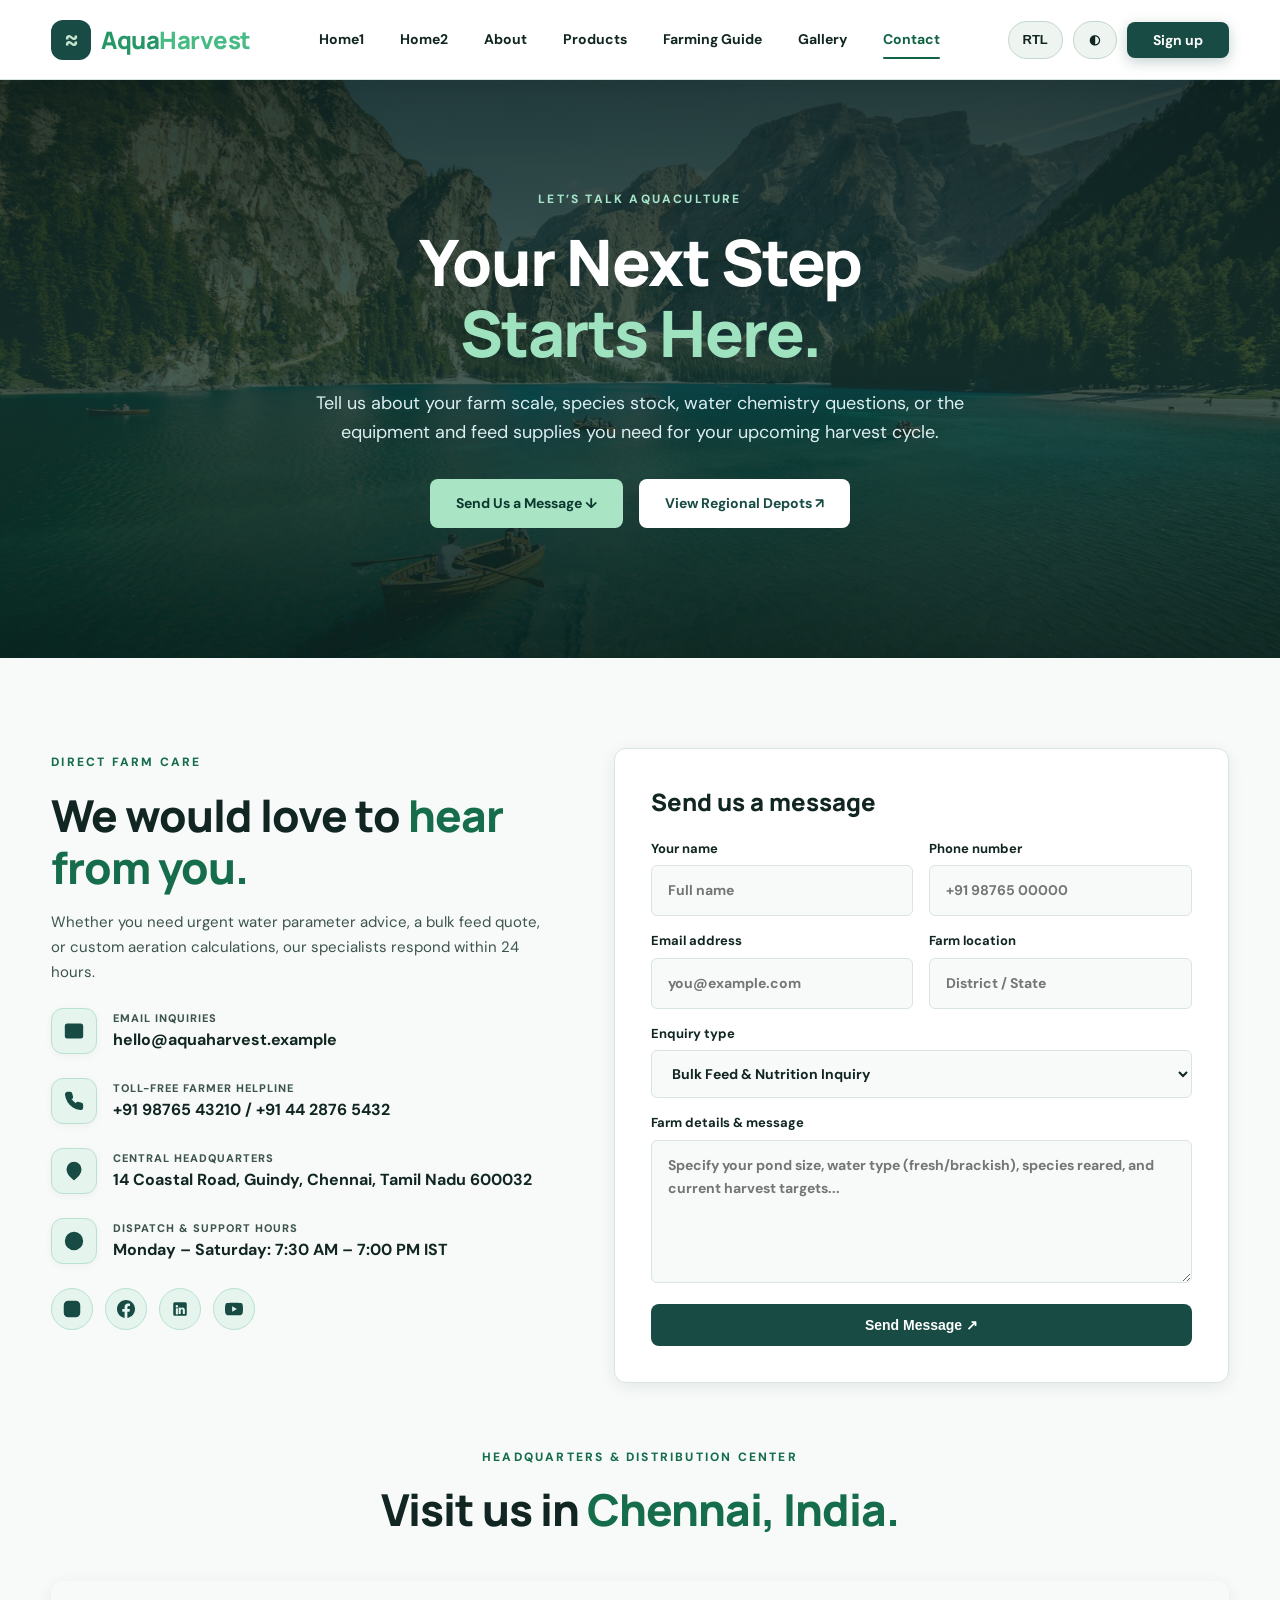
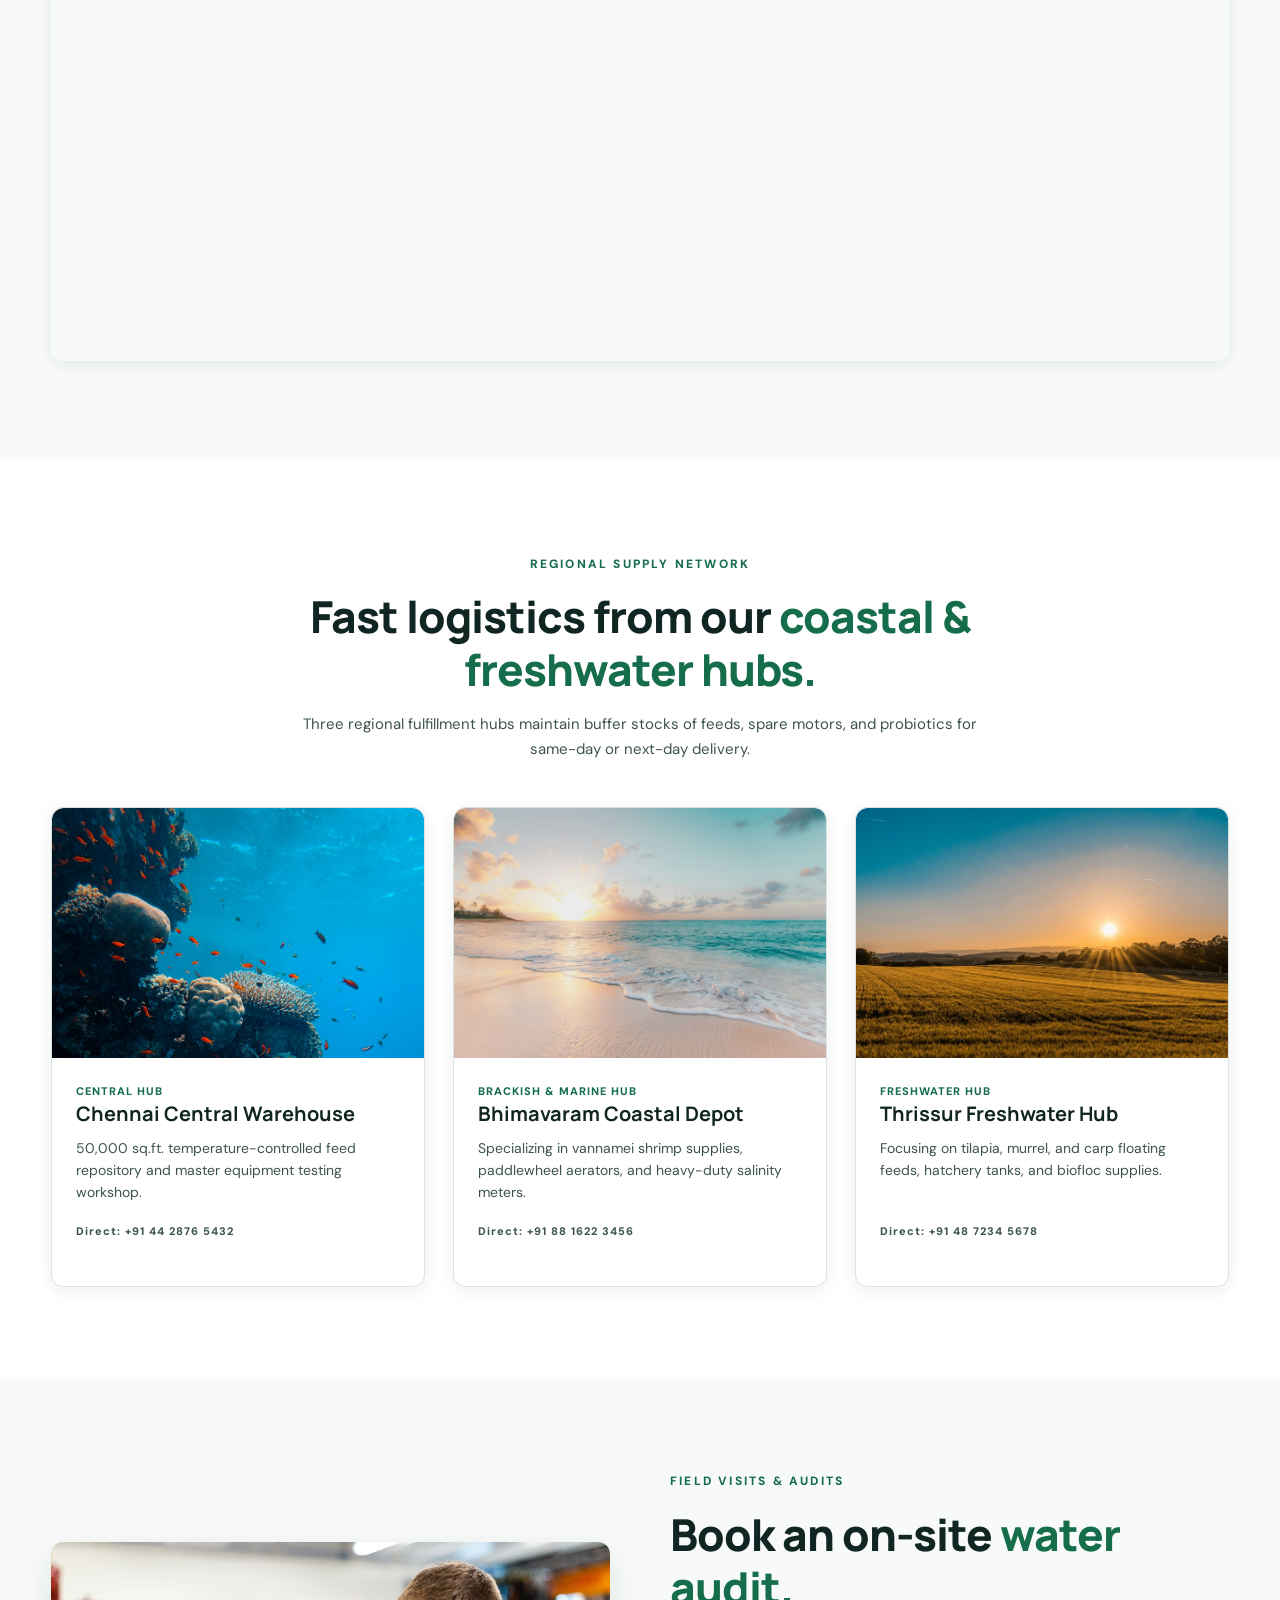
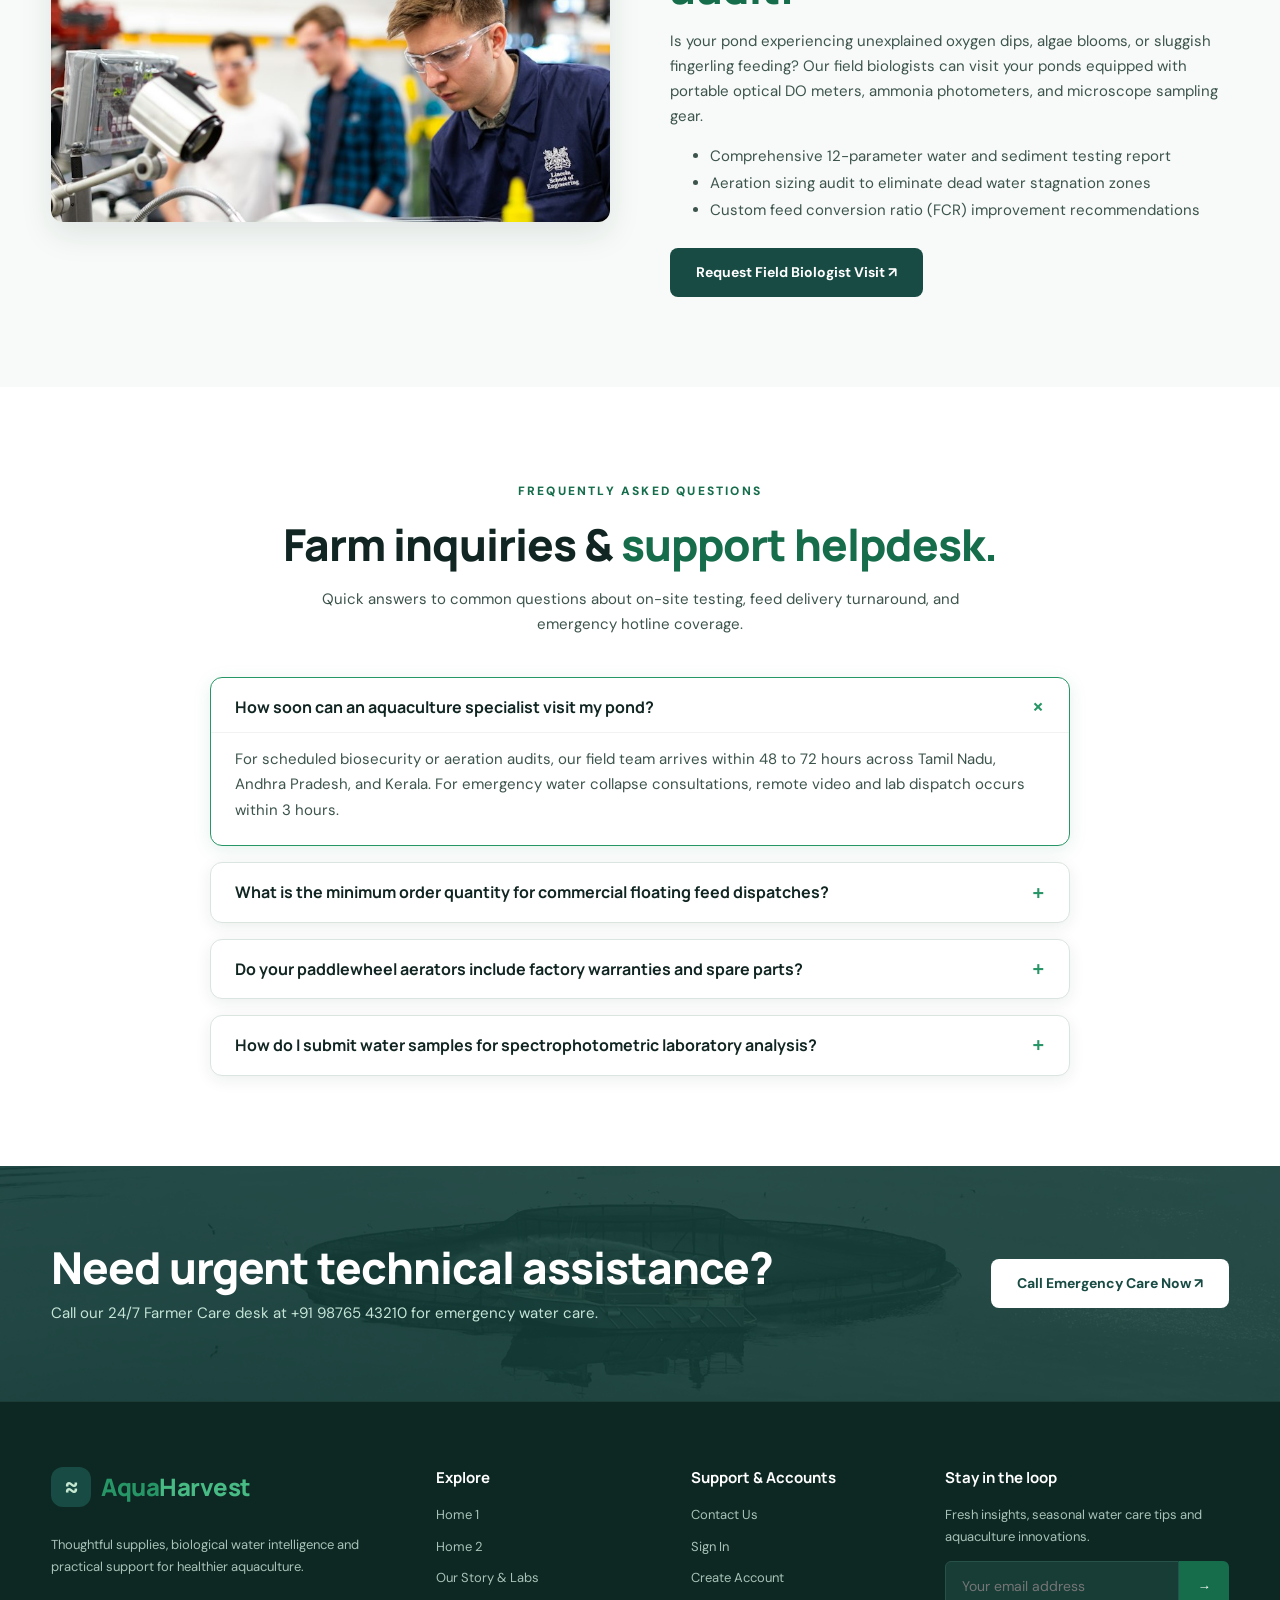
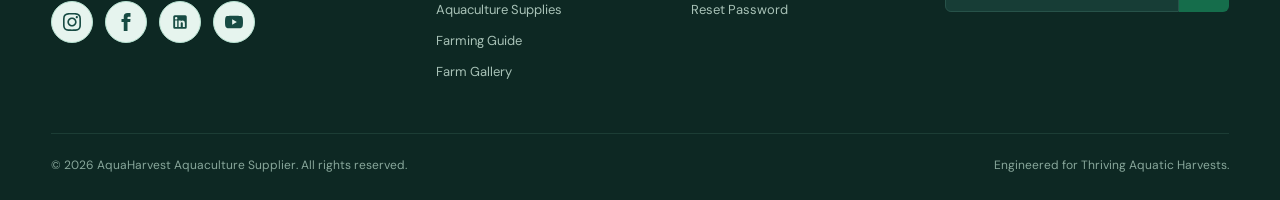
<file: contact.html>
<!doctype html>
<html lang="en" dir="ltr">
<head>
  <meta charset="utf-8">
  <meta name="viewport" content="width=device-width,initial-scale=1">
  <title>Contact Us & Farm Support | AquaHarvest</title>
  <link rel="icon" href="assets/images/favicon.svg">
  <link href="https://fonts.googleapis.com/css2?family=DM+Sans:wght@400;500;600;700&family=Manrope:wght@400;600;700;800&display=swap" rel="stylesheet">
  <link rel="stylesheet" href="assets/css/style.css">
</head>
<body>
  <div id="site-header"></div>

  <main>
    <!-- 2 & 3. Hero Section with Realistic Background Image & Center-Aligned Content -->
    <section class="page-hero hero-contact">
      <div class="container hero-content">
        <span class="eyebrow light">LET’S TALK AQUACULTURE</span>
        <h1>Your Next Step<br><em>Starts Here.</em></h1>
        <p>Tell us about your farm scale, species stock, water chemistry questions, or the equipment and feed supplies you need for your upcoming harvest cycle.</p>
        <div class="hero-actions">
          <a class="btn primary" href="#contact-section">Send Us a Message ↓</a>
          <a class="btn white" href="#regional-depots">View Regional Depots ↗</a>
        </div>
      </div>
    </section>

    <!-- Contact Form & Details Section -->
    <section class="section" id="contact-section">
      <div class="container contact-layout">
        <div>
          <span class="eyebrow">DIRECT FARM CARE</span>
          <h2>We would love to <em>hear from you.</em></h2>
          <p class="muted">Whether you need urgent water parameter advice, a bulk feed quote, or custom aeration calculations, our specialists respond within 24 hours.</p>

          <div class="contact-detail">
            <div class="contact-icon" aria-hidden="true">
              <svg width="18" height="18" viewBox="0 0 24 24" fill="none" stroke="currentColor" stroke-width="2" stroke-linecap="round" stroke-linejoin="round"><rect width="20" height="16" x="2" y="4" rx="2"/><path d="m22 7-8.97 5.7a1.94 1.94 0 0 1-2.06 0L2 7"/></svg>
            </div>
            <div>
              <small>EMAIL INQUIRIES</small>
              <b>hello@aquaharvest.example</b>
            </div>
          </div>

          <div class="contact-detail">
            <div class="contact-icon" aria-hidden="true">
              <svg width="18" height="18" viewBox="0 0 24 24" fill="none" stroke="currentColor" stroke-width="2" stroke-linecap="round" stroke-linejoin="round"><path d="M22 16.92v3a2 2 0 0 1-2.18 2 19.79 19.79 0 0 1-8.63-3.07 19.5 19.5 0 0 1-6-6 19.79 19.79 0 0 1-3.07-8.67A2 2 0 0 1 4.11 2h3a2 2 0 0 1 2 1.72 12.84 12.84 0 0 0 .7 2.81 2 2 0 0 1-.45 2.11L8.09 9.91a16 16 0 0 0 6 6l1.27-1.27a2 2 0 0 1 2.11-.45 12.84 12.84 0 0 0 2.81.7A2 2 0 0 1 22 16.92z"/></svg>
            </div>
            <div>
              <small>TOLL-FREE FARMER HELPLINE</small>
              <b>+91 98765 43210 / +91 44 2876 5432</b>
            </div>
          </div>

          <div class="contact-detail">
            <div class="contact-icon" aria-hidden="true">
              <svg width="18" height="18" viewBox="0 0 24 24" fill="none" stroke="currentColor" stroke-width="2" stroke-linecap="round" stroke-linejoin="round"><path d="M20 10c0 6-8 12-8 12s-8-6-8-12a8 8 0 0 1 16 0Z"/><circle cx="12" cy="10" r="3"/></svg>
            </div>
            <div>
              <small>CENTRAL HEADQUARTERS</small>
              <b>14 Coastal Road, Guindy, Chennai, Tamil Nadu 600032</b>
            </div>
          </div>

          <div class="contact-detail">
            <div class="contact-icon" aria-hidden="true">
              <svg width="18" height="18" viewBox="0 0 24 24" fill="none" stroke="currentColor" stroke-width="2" stroke-linecap="round" stroke-linejoin="round"><circle cx="12" cy="12" r="10"/><polyline points="12 6 12 12 16 14"/></svg>
            </div>
            <div>
              <small>DISPATCH & SUPPORT HOURS</small>
              <b>Monday – Saturday: 7:30 AM – 7:00 PM IST</b>
            </div>
          </div>

          <div class="social-row">
            <a href="https://instagram.com" target="_blank" rel="noopener noreferrer" aria-label="Instagram">
              <svg width="18" height="18" viewBox="0 0 24 24" fill="none" stroke="currentColor" stroke-width="2" stroke-linecap="round" stroke-linejoin="round"><rect width="20" height="20" x="2" y="2" rx="5" ry="5"/><path d="M16 11.37A4 4 0 1 1 12.63 8 4 4 0 0 1 16 11.37z"/><line x1="17.5" x2="17.51" y1="6.5" y2="6.5"/></svg>
            </a>
            <a href="https://facebook.com" target="_blank" rel="noopener noreferrer" aria-label="Facebook">
              <svg width="18" height="18" viewBox="0 0 24 24" fill="currentColor"><path d="M24 12.073c0-6.627-5.373-12-12-12s-12 5.373-12 12c0 5.99 4.388 10.954 10.125 11.854v-8.385H7.078v-3.47h3.047V9.43c0-3.007 1.792-4.669 4.533-4.669 1.312 0 2.686.235 2.686.235v2.953H15.83c-1.491 0-1.956.925-1.956 1.874v2.25h3.328l-.532 3.47h-2.796v8.385C19.612 23.027 24 18.062 24 12.073z"/></svg>
            </a>
            <a href="https://linkedin.com" target="_blank" rel="noopener noreferrer" aria-label="LinkedIn">
              <svg width="18" height="18" viewBox="0 0 24 24" fill="currentColor"><path d="M19 3a2 2 0 0 1 2 2v14a2 2 0 0 1-2 2H5a2 2 0 0 1-2-2V5a2 2 0 0 1 2-2h14m-.5 15.5v-5.3a3.26 3.26 0 0 0-3.26-3.26c-.85 0-1.84.52-2.28 1.3v-1.11h-2.79v8.37h2.79v-4.93c0-.77.62-1.4 1.39-1.4a1.4 1.4 0 0 1 1.4 1.4v4.93h2.75M6.46 10.9v8.37H9.2V10.9H6.46M7.83 6.6a1.67 1.67 0 0 0-1.68 1.67 1.67 1.67 0 0 0 1.68 1.66 1.67 1.67 0 0 0 1.67-1.66A1.67 1.67 0 0 0 7.83 6.6z"/></svg>
            </a>
            <a href="https://youtube.com" target="_blank" rel="noopener noreferrer" aria-label="YouTube">
              <svg width="18" height="18" viewBox="0 0 24 24" fill="currentColor"><path d="M23.498 6.186a3.016 3.016 0 0 0-2.122-2.136C19.505 3.545 12 3.545 12 3.545s-7.505 0-9.377.505A3.017 3.017 0 0 0 .502 6.186C0 8.07 0 12 0 12s0 3.93.502 5.814a3.016 3.016 0 0 0 2.122 2.136c1.871.505 9.376.505 9.376.505s7.505 0 9.377-.505a3.015 3.015 0 0 0 2.122-2.136C24 15.93 24 12 24 12s0-3.93-.502-5.814zM9.545 15.568V8.432L15.818 12l-6.273 3.568z"/></svg>
            </a>
          </div>
        </div>

        <form class="contact-form" onsubmit="event.preventDefault();alert('Thank you! Your message has been sent to our aquaculture specialist.');">
          <h3>Send us a message</h3>
          <div class="form-row">
            <label>
              Your name
              <input type="text" required placeholder="Full name">
            </label>
            <label>
              Phone number
              <input type="tel" required placeholder="+91 98765 00000">
            </label>
          </div>
          <div class="form-row">
            <label>
              Email address
              <input type="email" required placeholder="you@example.com">
            </label>
            <label>
              Farm location
              <input type="text" placeholder="District / State">
            </label>
          </div>
          <label>
            Enquiry type
            <select>
              <option>Bulk Feed & Nutrition Inquiry</option>
              <option>Aeration Systems & Pumping Sizing</option>
              <option>Digital Water Quality Testing Lab</option>
              <option>Hatchery & Nursery Equipment</option>
              <option>On-Site Pond Biosecurity Consultation</option>
            </select>
          </label>
          <label>
            Farm details & message
            <textarea rows="5" placeholder="Specify your pond size, water type (fresh/brackish), species reared, and current harvest targets..."></textarea>
          </label>
          <button class="btn dark" type="submit" style="width: 100%;">Send Message ↗</button>
        </form>
      </div>

      <!-- Map Embed -->
      <div class="container map-wrap">
        <div class="center">
          <span class="eyebrow">HEADQUARTERS & DISTRIBUTION CENTER</span>
          <h2>Visit us in <em>Chennai, India.</em></h2>
        </div>
        <iframe title="Map of Chennai Distribution Facility" src="https://www.openstreetmap.org/export/embed.html?bbox=80.18%2C12.88%2C80.32%2C13.12&layer=mapnik&marker=13.0827%2C80.2707" loading="lazy"></iframe>
      </div>
    </section>

    <!-- 4 & 5. NEW Section: Regional Depots with Realistic Images -->
    <section class="section alt-bg" id="regional-depots">
      <div class="container">
        <div class="center">
          <span class="eyebrow">REGIONAL SUPPLY NETWORK</span>
          <h2>Fast logistics from our <em>coastal & freshwater hubs.</em></h2>
          <p class="muted">Three regional fulfillment hubs maintain buffer stocks of feeds, spare motors, and probiotics for same-day or next-day delivery.</p>
        </div>

        <div class="three">
          <article class="feature-photo-card">
            <div class="card-media">
              <img src="assets/images/facility.jpg" alt="Chennai Central Depot & Laboratory" loading="lazy">
            </div>
            <div class="card-body">
              <span class="product-cat">Central Hub</span>
              <h3>Chennai Central Warehouse</h3>
              <p>50,000 sq.ft. temperature-controlled feed repository and master equipment testing workshop.</p>
              <div class="contact-detail" style="margin: 0;">
                <small style="color: var(--muted);">Direct: +91 44 2876 5432</small>
              </div>
            </div>
          </article>

          <article class="feature-photo-card">
            <div class="card-media">
              <img src="assets/images/coastal-cages.jpg" alt="Andhra Pradesh Coastal Depot" loading="lazy">
            </div>
            <div class="card-body">
              <span class="product-cat">Brackish & Marine Hub</span>
              <h3>Bhimavaram Coastal Depot</h3>
              <p>Specializing in vannamei shrimp supplies, paddlewheel aerators, and heavy-duty salinity meters.</p>
              <div class="contact-detail" style="margin: 0;">
                <small style="color: var(--muted);">Direct: +91 88 1622 3456</small>
              </div>
            </div>
          </article>

          <article class="feature-photo-card">
            <div class="card-media">
              <img src="assets/images/farm-pond.jpg" alt="Kerala Freshwater Support Hub" loading="lazy">
            </div>
            <div class="card-body">
              <span class="product-cat">Freshwater Hub</span>
              <h3>Thrissur Freshwater Hub</h3>
              <p>Focusing on tilapia, murrel, and carp floating feeds, hatchery tanks, and biofloc supplies.</p>
              <div class="contact-detail" style="margin: 0;">
                <small style="color: var(--muted);">Direct: +91 48 7234 5678</small>
              </div>
            </div>
          </article>
        </div>
      </div>
    </section>

    <!-- Section: On-Site Farm Consultations with Realistic Images -->
    <section class="section">
      <div class="container split">
        <div class="split-image-card">
          <img src="assets/images/water-tech.jpg" alt="AquaHarvest Specialist Performing On-Site Water Audit" loading="lazy">
        </div>
        <div>
          <span class="eyebrow">FIELD VISITS & AUDITS</span>
          <h2>Book an on-site <em>water audit.</em></h2>
          <p class="muted">Is your pond experiencing unexplained oxygen dips, algae blooms, or sluggish fingerling feeding? Our field biologists can visit your ponds equipped with portable optical DO meters, ammonia photometers, and microscope sampling gear.</p>
          <ul class="muted" style="line-height: 1.8; margin-bottom: 24px;">
            <li>Comprehensive 12-parameter water and sediment testing report</li>
            <li>Aeration sizing audit to eliminate dead water stagnation zones</li>
            <li>Custom feed conversion ratio (FCR) improvement recommendations</li>
          </ul>
          <a class="btn dark" href="#contact-section">Request Field Biologist Visit ↗</a>
        </div>
      </div>
    </section>

    <!-- FAQ Section -->
    <section class="section alt-bg">
      <div class="container">
        <div class="center" style="max-width: 720px; margin: 0 auto 40px;">
          <span class="eyebrow">FREQUENTLY ASKED QUESTIONS</span>
          <h2>Farm inquiries & <em>support helpdesk.</em></h2>
          <p class="muted">Quick answers to common questions about on-site testing, feed delivery turnaround, and emergency hotline coverage.</p>
        </div>

        <div class="faq-accordion" style="max-width: 860px; margin: 0 auto;">
          <details class="faq-item" open>
            <summary class="faq-question">
              <span>How soon can an aquaculture specialist visit my pond?</span>
              <span class="faq-icon">+</span>
            </summary>
            <div class="faq-answer">
              For scheduled biosecurity or aeration audits, our field team arrives within 48 to 72 hours across Tamil Nadu, Andhra Pradesh, and Kerala. For emergency water collapse consultations, remote video and lab dispatch occurs within 3 hours.
            </div>
          </details>

          <details class="faq-item">
            <summary class="faq-question">
              <span>What is the minimum order quantity for commercial floating feed dispatches?</span>
              <span class="faq-icon">+</span>
            </summary>
            <div class="faq-answer">
              We dispatch orders starting from 500 kg (10 bags of 50kg) up to full 15-ton truckloads. Farm-gate delivery includes moisture-barrier palletizing and batch lab certificates of analysis.
            </div>
          </details>

          <details class="faq-item">
            <summary class="faq-question">
              <span>Do your paddlewheel aerators include factory warranties and spare parts?</span>
              <span class="faq-icon">+</span>
            </summary>
            <div class="faq-answer">
              Yes, every aerator motor and stainless steel drive axle carries a 24-month manufacturer warranty. High-wear replacement impellers, nylon bearings, and float boats are stocked locally in our three regional hubs.
            </div>
          </details>

          <details class="faq-item">
            <summary class="faq-question">
              <span>How do I submit water samples for spectrophotometric laboratory analysis?</span>
              <span class="faq-icon">+</span>
            </summary>
            <div class="faq-answer">
              You can ship insulated 500ml pond water bottles to our Guindy, Chennai laboratory or drop them at our Vijayawada and Thrissur hubs. Reports for ammonia, nitrite, alkalinity, and hardness are delivered via WhatsApp within 24 hours.
            </div>
          </details>
        </div>
      </div>
    </section>

    <!-- CTA Section -->
    <section class="cta">
      <div class="container cta-inner">
        <div>
          <h2>Need urgent technical assistance?</h2>
          <p class="muted" style="color: #c4e4d6; margin: 8px 0 0;">Call our 24/7 Farmer Care desk at +91 98765 43210 for emergency water care.</p>
        </div>
        <a class="btn white" href="tel:+919876543210">Call Emergency Care Now ↗</a>
      </div>
    </section>
  </main>

  <div id="site-footer"></div>
  <script src="assets/js/site.js"></script>
</body>
</html>
</file>
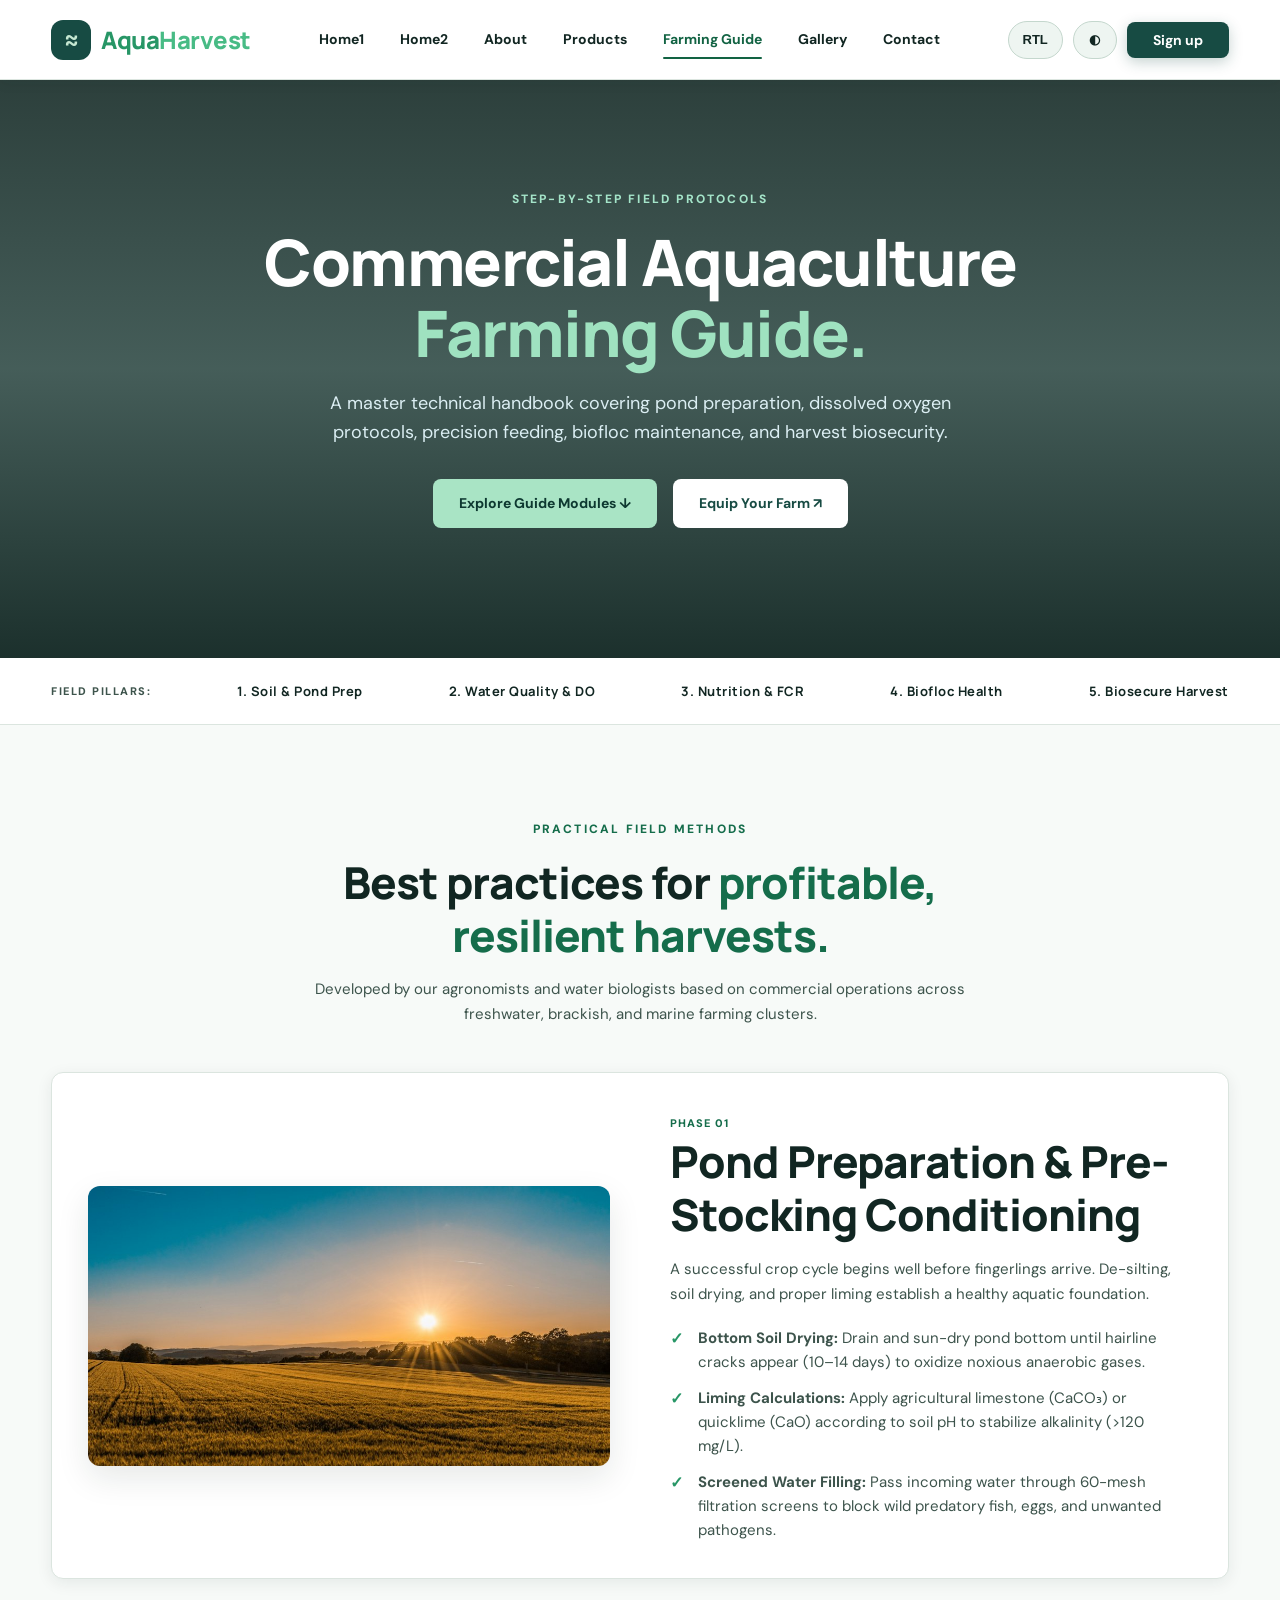
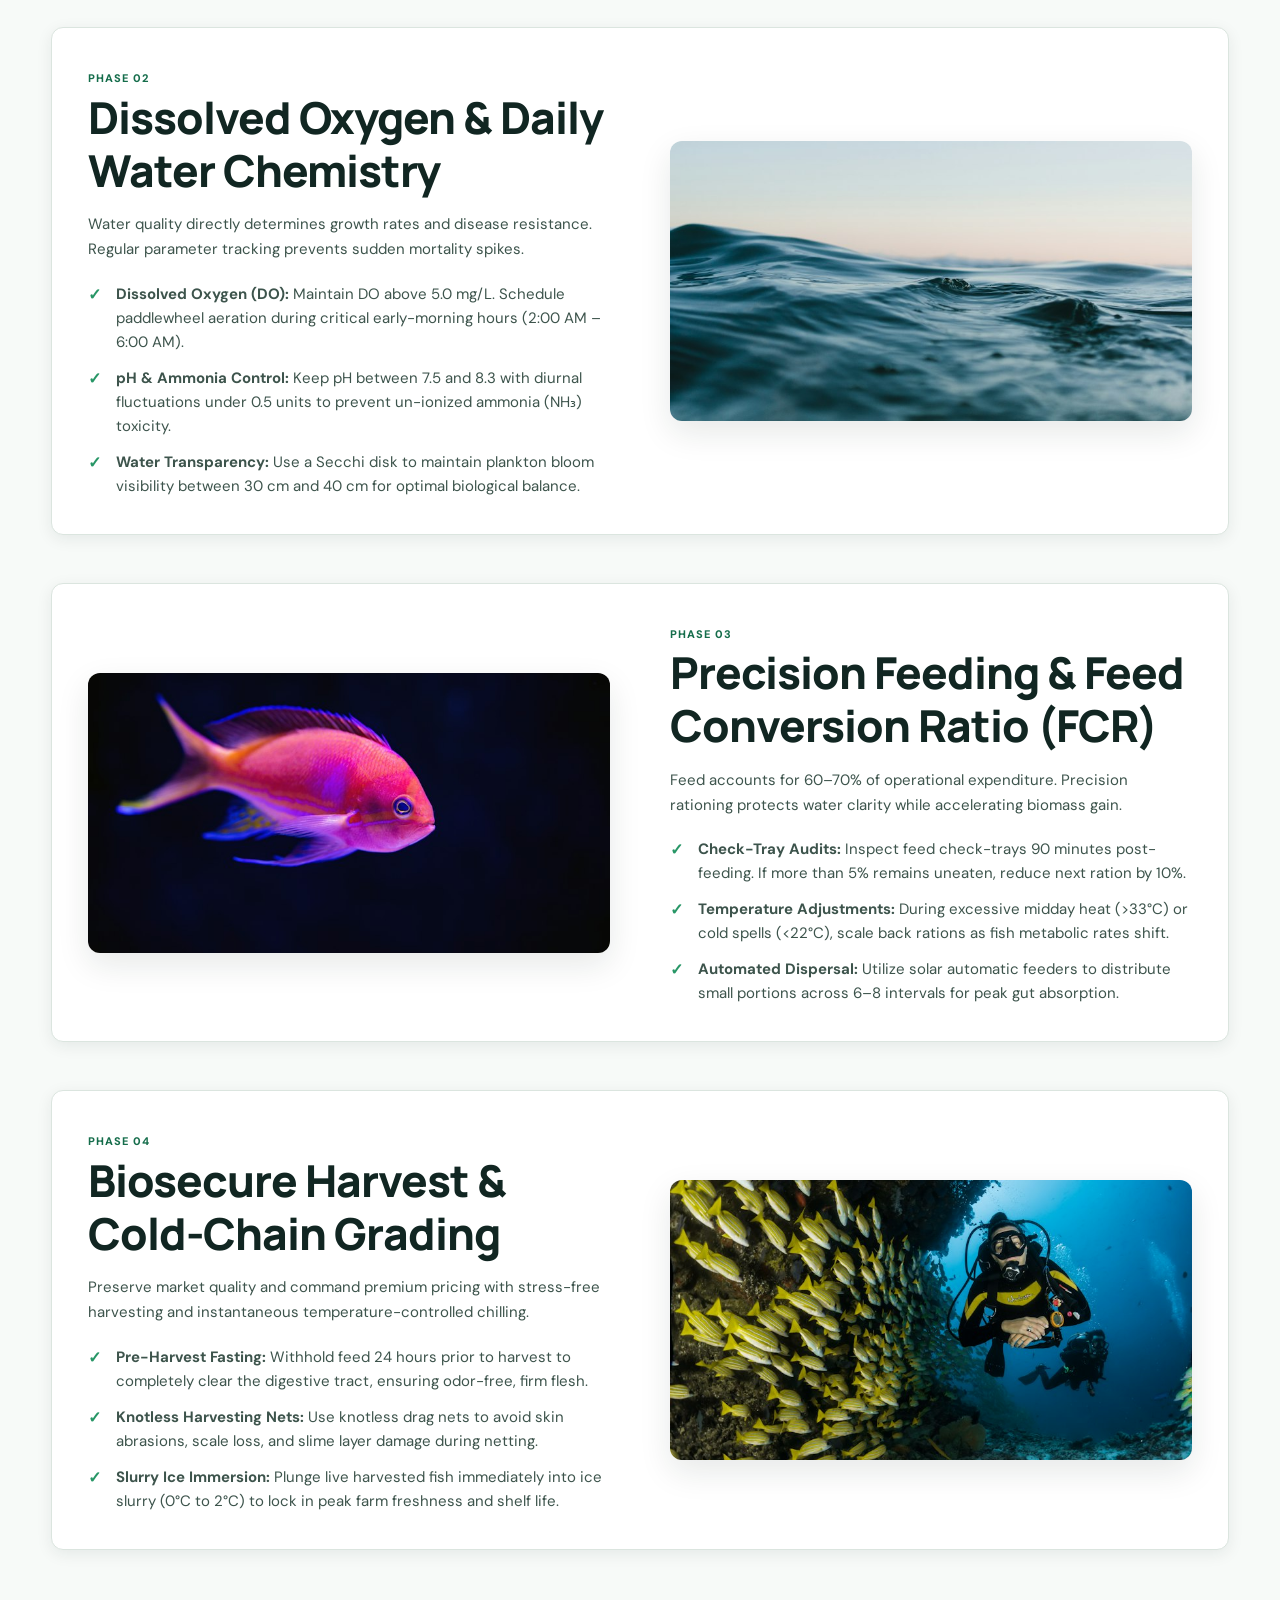
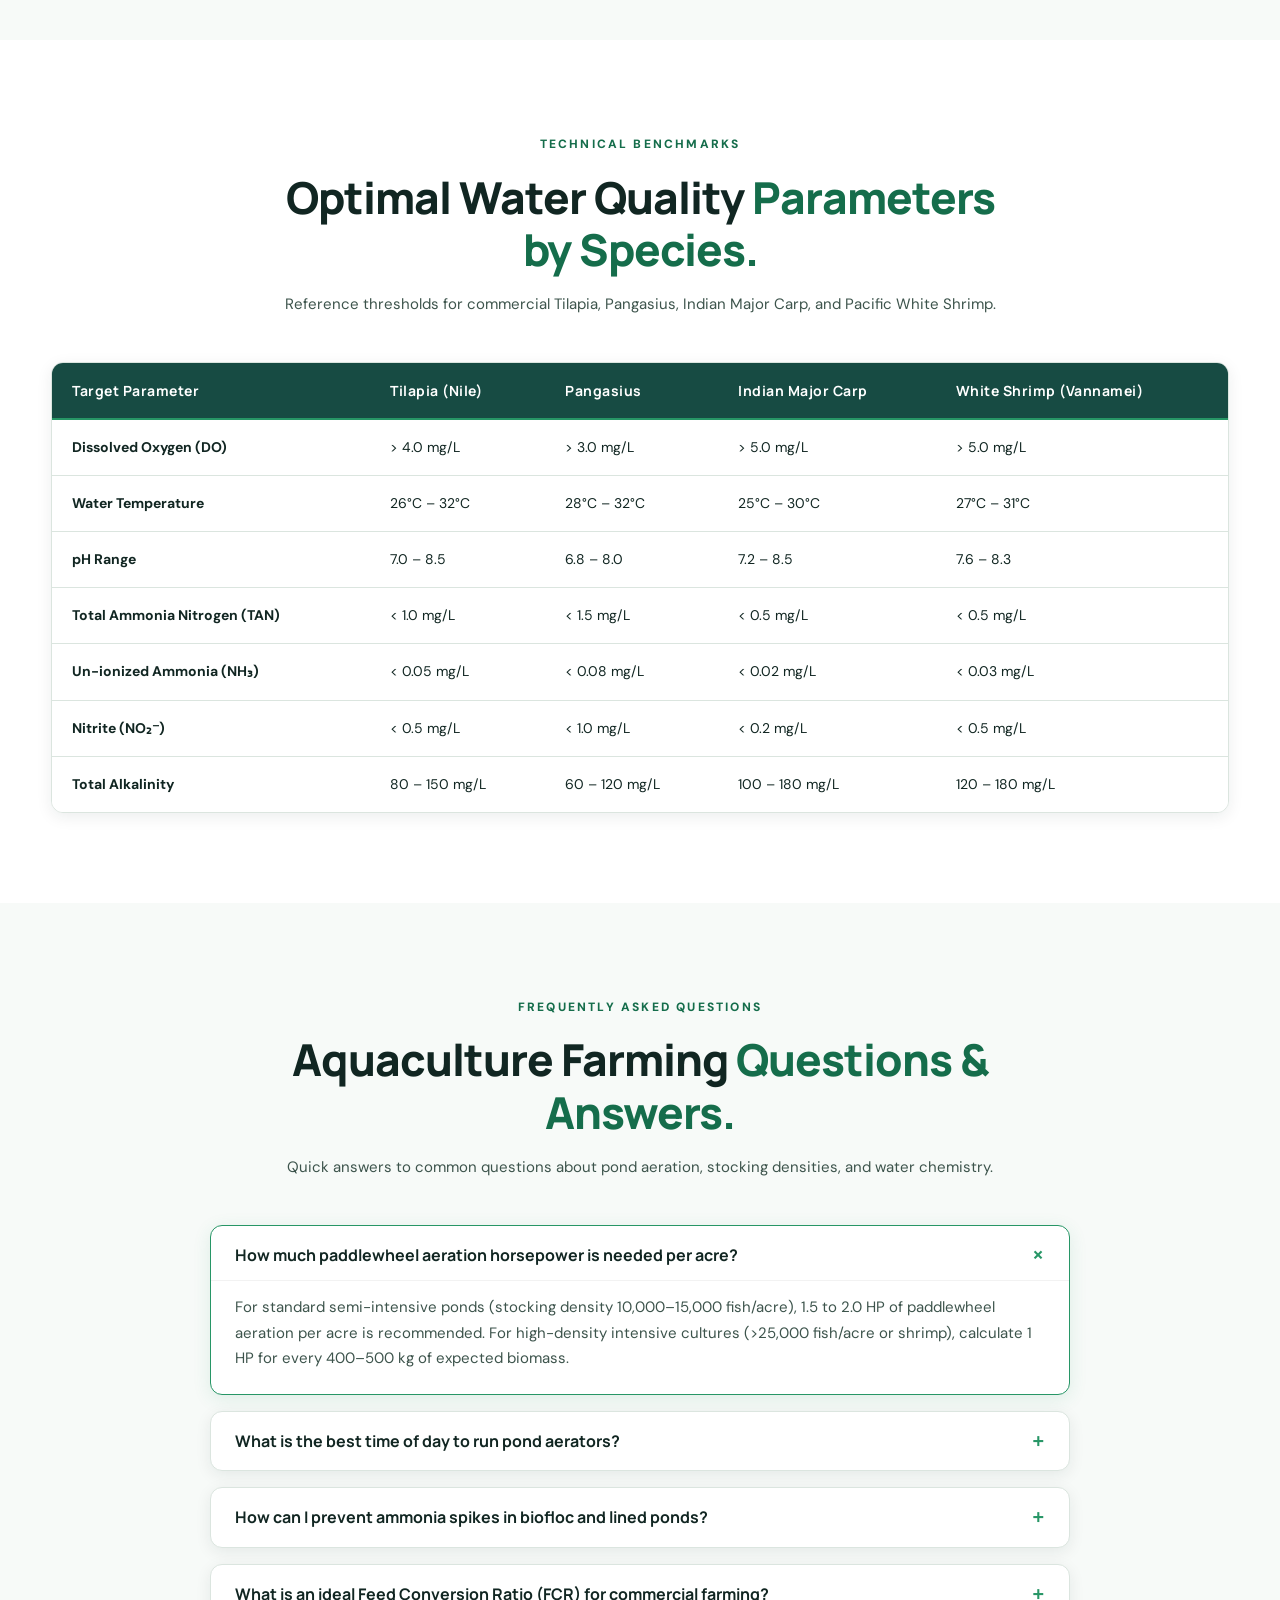
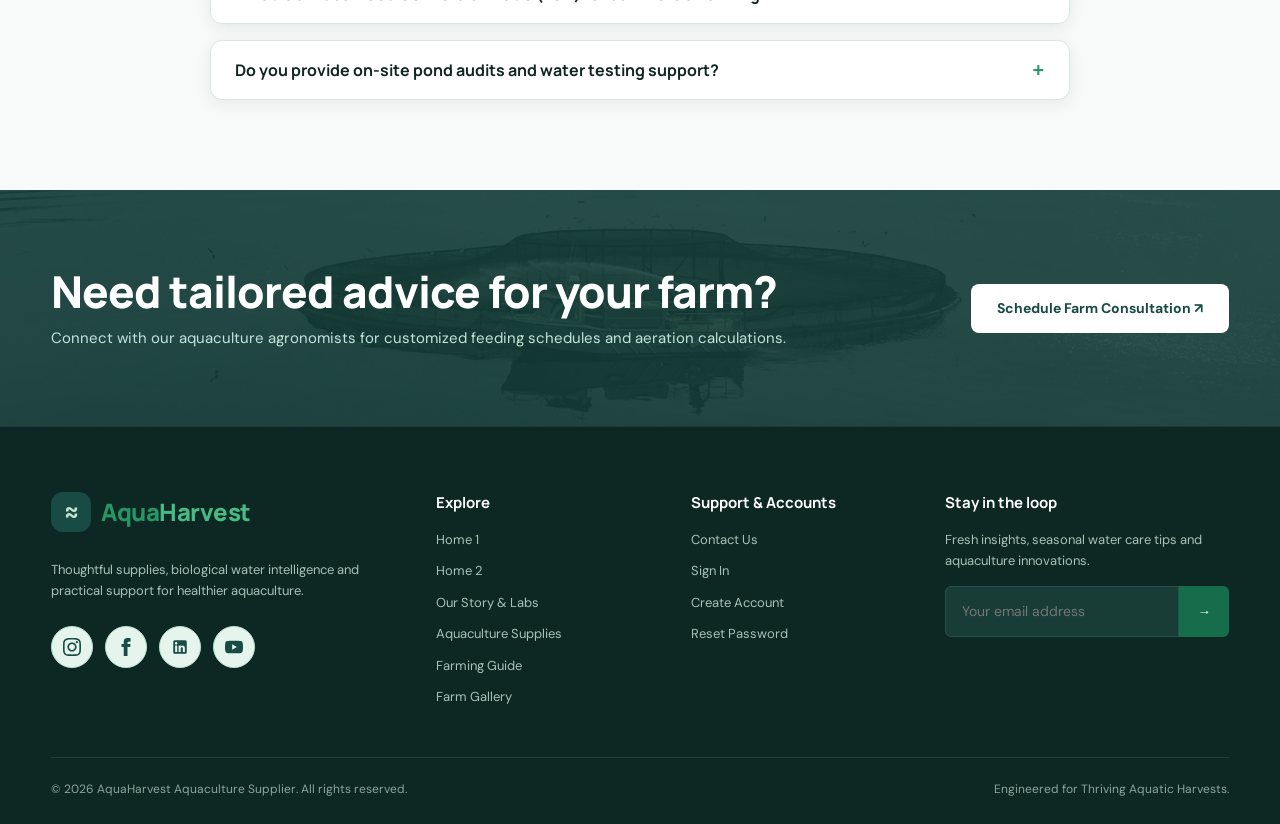
<file: farming-guide.html>
<!doctype html>
<html lang="en" dir="ltr">

<head>
  <meta charset="utf-8">
  <meta name="viewport" content="width=device-width,initial-scale=1">
  <title>Aquaculture Farming Guide | AquaHarvest Aquaculture Supplier</title>
  <link rel="icon" href="assets/images/favicon.svg">
  <link
    href="https://fonts.googleapis.com/css2?family=DM+Sans:wght@400;500;600;700&family=Manrope:wght@400;600;700;800&display=swap"
    rel="stylesheet">
  <link rel="stylesheet" href="assets/css/style.css">
</head>

<body>
  <div id="site-header"></div>

  <main>
    <!-- Hero Section -->
    <section class="page-hero hero-home1">
      <div class="container hero-content">
        <span class="eyebrow light">STEP-BY-STEP FIELD PROTOCOLS</span>
        <h1>Commercial Aquaculture<br><em>Farming Guide.</em></h1>
        <p>A master technical handbook covering pond preparation, dissolved oxygen protocols, precision feeding, biofloc maintenance, and harvest biosecurity.</p>
        <div class="hero-actions">
          <a class="btn primary" href="#guide-modules">Explore Guide Modules ↓</a>
          <a class="btn white" href="products.html">Equip Your Farm ↗</a>
        </div>
      </div>
    </section>

    <!-- Guide Overview Bar -->
    <section class="trust">
      <div class="container trust-inner">
        <span>FIELD PILLARS:</span>
        <b>1. Soil & Pond Prep</b>
        <b>2. Water Quality & DO</b>
        <b>3. Nutrition & FCR</b>
        <b>4. Biofloc Health</b>
        <b>5. Biosecure Harvest</b>
      </div>
    </section>

    <!-- Core Farming Modules -->
    <section class="section" id="guide-modules">
      <div class="container">
        <div class="center">
          <span class="eyebrow">PRACTICAL FIELD METHODS</span>
          <h2>Best practices for <em>profitable, resilient harvests.</em></h2>
          <p class="muted">Developed by our agronomists and water biologists based on commercial operations across freshwater, brackish, and marine farming clusters.</p>
        </div>

        <!-- Module 1: Pond Preparation -->
        <div class="guide-card split">
          <div class="split-image-card">
            <img src="assets/images/farm-pond.jpg" alt="Pond preparation and soil liming" loading="lazy">
          </div>
          <div>
            <span class="product-cat">Phase 01</span>
            <h2 class="guide-title">Pond Preparation & Pre-Stocking Conditioning</h2>
            <p class="muted">A successful crop cycle begins well before fingerlings arrive. De-silting, soil drying, and proper liming establish a healthy aquatic foundation.</p>
            <ul class="guide-checklist">
              <li><strong>Bottom Soil Drying:</strong> Drain and sun-dry pond bottom until hairline cracks appear (10–14 days) to oxidize noxious anaerobic gases.</li>
              <li><strong>Liming Calculations:</strong> Apply agricultural limestone (CaCO₃) or quicklime (CaO) according to soil pH to stabilize alkalinity (>120 mg/L).</li>
              <li><strong>Screened Water Filling:</strong> Pass incoming water through 60-mesh filtration screens to block wild predatory fish, eggs, and unwanted pathogens.</li>
            </ul>
          </div>
        </div>

        <!-- Module 2: Water Quality Management -->
        <div class="guide-card split reverse" style="margin-top: 48px;">
          <div>
            <span class="product-cat">Phase 02</span>
            <h2 class="guide-title">Dissolved Oxygen & Daily Water Chemistry</h2>
            <p class="muted">Water quality directly determines growth rates and disease resistance. Regular parameter tracking prevents sudden mortality spikes.</p>
            <ul class="guide-checklist">
              <li><strong>Dissolved Oxygen (DO):</strong> Maintain DO above 5.0 mg/L. Schedule paddlewheel aeration during critical early-morning hours (2:00 AM – 6:00 AM).</li>
              <li><strong>pH & Ammonia Control:</strong> Keep pH between 7.5 and 8.3 with diurnal fluctuations under 0.5 units to prevent un-ionized ammonia (NH₃) toxicity.</li>
              <li><strong>Water Transparency:</strong> Use a Secchi disk to maintain plankton bloom visibility between 30 cm and 40 cm for optimal biological balance.</li>
            </ul>
          </div>
          <div class="split-image-card">
            <img src="assets/images/guide-water-quality.jpg" alt="Water quality monitoring and aeration" loading="lazy">
          </div>
        </div>

        <!-- Module 3: Nutrition & Feed Optimization -->
        <div class="guide-card split" style="margin-top: 48px;">
          <div class="split-image-card">
            <img src="assets/images/guide-feeding.jpg" alt="Precision aquaculture feeding" loading="lazy">
          </div>
          <div>
            <span class="product-cat">Phase 03</span>
            <h2 class="guide-title">Precision Feeding & Feed Conversion Ratio (FCR)</h2>
            <p class="muted">Feed accounts for 60–70% of operational expenditure. Precision rationing protects water clarity while accelerating biomass gain.</p>
            <ul class="guide-checklist">
              <li><strong>Check-Tray Audits:</strong> Inspect feed check-trays 90 minutes post-feeding. If more than 5% remains uneaten, reduce next ration by 10%.</li>
              <li><strong>Temperature Adjustments:</strong> During excessive midday heat (>33°C) or cold spells (<22°C), scale back rations as fish metabolic rates shift.</li>
              <li><strong>Automated Dispersal:</strong> Utilize solar automatic feeders to distribute small portions across 6–8 intervals for peak gut absorption.</li>
            </ul>
          </div>
        </div>

        <!-- Module 4: Harvesting & Transport -->
        <div class="guide-card split reverse" style="margin-top: 48px;">
          <div>
            <span class="product-cat">Phase 04</span>
            <h2 class="guide-title">Biosecure Harvest & Cold-Chain Grading</h2>
            <p class="muted">Preserve market quality and command premium pricing with stress-free harvesting and instantaneous temperature-controlled chilling.</p>
            <ul class="guide-checklist">
              <li><strong>Pre-Harvest Fasting:</strong> Withhold feed 24 hours prior to harvest to completely clear the digestive tract, ensuring odor-free, firm flesh.</li>
              <li><strong>Knotless Harvesting Nets:</strong> Use knotless drag nets to avoid skin abrasions, scale loss, and slime layer damage during netting.</li>
              <li><strong>Slurry Ice Immersion:</strong> Plunge live harvested fish immediately into ice slurry (0°C to 2°C) to lock in peak farm freshness and shelf life.</li>
            </ul>
          </div>
          <div class="split-image-card">
            <img src="assets/images/guide-harvest.jpg" alt="Fish harvest and cold chain logistics" loading="lazy">
          </div>
        </div>
      </div>
    </section>

    <!-- Water Parameter Reference Table -->
    <section class="section alt-bg">
      <div class="container">
        <div class="center">
          <span class="eyebrow">TECHNICAL BENCHMARKS</span>
          <h2>Optimal Water Quality <em>Parameters by Species.</em></h2>
          <p class="muted">Reference thresholds for commercial Tilapia, Pangasius, Indian Major Carp, and Pacific White Shrimp.</p>
        </div>

        <div class="table-responsive" style="margin-top: 36px;">
          <table class="guide-table">
            <thead>
              <tr>
                <th>Target Parameter</th>
                <th>Tilapia (Nile)</th>
                <th>Pangasius</th>
                <th>Indian Major Carp</th>
                <th>White Shrimp (Vannamei)</th>
              </tr>
            </thead>
            <tbody>
              <tr>
                <td><strong>Dissolved Oxygen (DO)</strong></td>
                <td>&gt; 4.0 mg/L</td>
                <td>&gt; 3.0 mg/L</td>
                <td>&gt; 5.0 mg/L</td>
                <td>&gt; 5.0 mg/L</td>
              </tr>
              <tr>
                <td><strong>Water Temperature</strong></td>
                <td>26°C – 32°C</td>
                <td>28°C – 32°C</td>
                <td>25°C – 30°C</td>
                <td>27°C – 31°C</td>
              </tr>
              <tr>
                <td><strong>pH Range</strong></td>
                <td>7.0 – 8.5</td>
                <td>6.8 – 8.0</td>
                <td>7.2 – 8.5</td>
                <td>7.6 – 8.3</td>
              </tr>
              <tr>
                <td><strong>Total Ammonia Nitrogen (TAN)</strong></td>
                <td>&lt; 1.0 mg/L</td>
                <td>&lt; 1.5 mg/L</td>
                <td>&lt; 0.5 mg/L</td>
                <td>&lt; 0.5 mg/L</td>
              </tr>
              <tr>
                <td><strong>Un-ionized Ammonia (NH₃)</strong></td>
                <td>&lt; 0.05 mg/L</td>
                <td>&lt; 0.08 mg/L</td>
                <td>&lt; 0.02 mg/L</td>
                <td>&lt; 0.03 mg/L</td>
              </tr>
              <tr>
                <td><strong>Nitrite (NO₂⁻)</strong></td>
                <td>&lt; 0.5 mg/L</td>
                <td>&lt; 1.0 mg/L</td>
                <td>&lt; 0.2 mg/L</td>
                <td>&lt; 0.5 mg/L</td>
              </tr>
              <tr>
                <td><strong>Total Alkalinity</strong></td>
                <td>80 – 150 mg/L</td>
                <td>60 – 120 mg/L</td>
                <td>100 – 180 mg/L</td>
                <td>120 – 180 mg/L</td>
              </tr>
            </tbody>
          </table>
        </div>
      </div>
    </section>

    <!-- FAQ Section -->
    <section class="section" id="faq">
      <div class="container" style="max-width: 860px;">
        <div class="center">
          <span class="eyebrow">FREQUENTLY ASKED QUESTIONS</span>
          <h2>Aquaculture Farming <em>Questions & Answers.</em></h2>
          <p class="muted">Quick answers to common questions about pond aeration, stocking densities, and water chemistry.</p>
        </div>

        <div class="faq-accordion" style="margin-top: 36px;">
          <details class="faq-item" open>
            <summary class="faq-question">
              <span>How much paddlewheel aeration horsepower is needed per acre?</span>
              <span class="faq-icon">+</span>
            </summary>
            <div class="faq-answer">
              <p>For standard semi-intensive ponds (stocking density 10,000–15,000 fish/acre), 1.5 to 2.0 HP of paddlewheel aeration per acre is recommended. For high-density intensive cultures (>25,000 fish/acre or shrimp), calculate 1 HP for every 400–500 kg of expected biomass.</p>
            </div>
          </details>

          <details class="faq-item">
            <summary class="faq-question">
              <span>What is the best time of day to run pond aerators?</span>
              <span class="faq-icon">+</span>
            </summary>
            <div class="faq-answer">
              <p>During the day, phytoplankton generate oxygen via photosynthesis. The most critical aeration window is from midnight until sunrise (2:00 AM – 6:30 AM), when both fish and plankton consume oxygen. Run secondary aeration for 1–2 hours during hot afternoons to break thermal water stratification.</p>
            </div>
          </details>

          <details class="faq-item">
            <summary class="faq-question">
              <span>How can I prevent ammonia spikes in biofloc and lined ponds?</span>
              <span class="faq-icon">+</span>
            </summary>
            <div class="faq-answer">
              <p>Maintain a Carbon-to-Nitrogen (C:N) ratio of 12:1 to 15:1 by dosing organic carbon sources such as jaggery or molasses. Ensure continuous aeration (>6 mg/L DO) so heterotrophic nitrifying bacteria can assimilate ammonium into microbial protein.</p>
            </div>
          </details>

          <details class="faq-item">
            <summary class="faq-question">
              <span>What is an ideal Feed Conversion Ratio (FCR) for commercial farming?</span>
              <span class="faq-icon">+</span>
            </summary>
            <div class="faq-answer">
              <p>With high-grade extruded floating feed, modern Tilapia farms target an FCR between 1.15 and 1.30. In Pacific White Shrimp (Vannamei), target an FCR between 1.20 and 1.40. Regular check-tray audits prevent overfeeding and keep FCR optimal.</p>
            </div>
          </details>

          <details class="faq-item">
            <summary class="faq-question">
              <span>Do you provide on-site pond audits and water testing support?</span>
              <span class="faq-icon">+</span>
            </summary>
            <div class="faq-answer">
              <p>Yes. Our field agronomists and water testing specialists conduct comprehensive on-site pond audits across Tamil Nadu, Andhra Pradesh, and Kerala. You can request a visit directly through our Contact page or call our toll-free farmer helpline.</p>
            </div>
          </details>
        </div>
      </div>
    </section>

    <!-- CTA Section -->
    <section class="cta">
      <div class="container cta-inner">
        <div>
          <h2>Need tailored advice for your farm?</h2>
          <p class="muted" style="color: #c4e4d6; margin: 8px 0 0;">Connect with our aquaculture agronomists for customized feeding schedules and aeration calculations.</p>
        </div>
        <a class="btn white" href="contact.html">Schedule Farm Consultation ↗</a>
      </div>
    </section>
  </main>

  <div id="site-footer"></div>
  <script src="assets/js/site.js"></script>
</body>

</html>
</file>
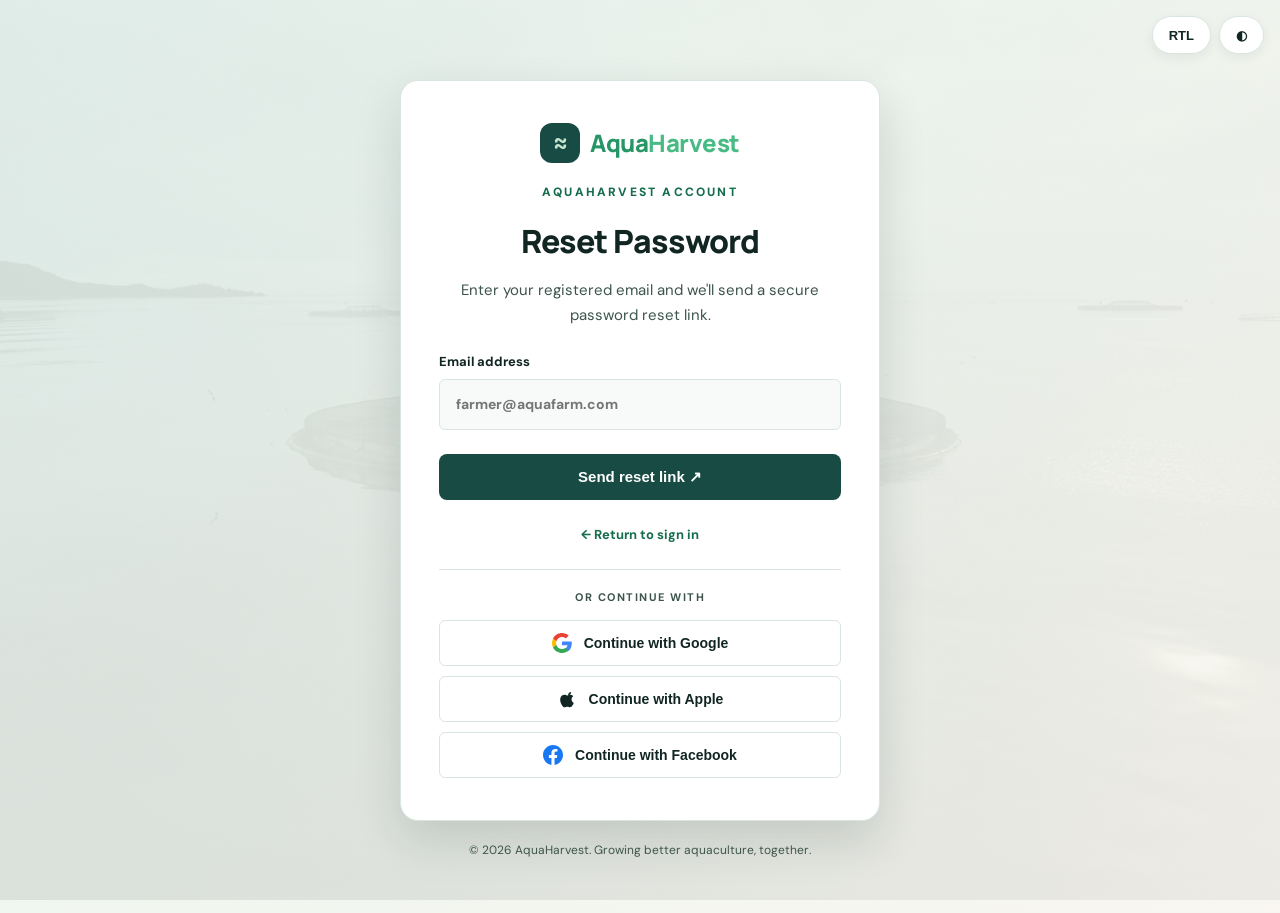
<file: forgot-password.html>
<!doctype html>
<html lang="en" dir="ltr">
<head>
  <meta charset="utf-8">
  <meta name="viewport" content="width=device-width,initial-scale=1">
  <title>Reset Password | AquaHarvest Aquaculture Supplier</title>
  <link rel="icon" href="assets/images/favicon.svg">
  <link href="https://fonts.googleapis.com/css2?family=DM+Sans:wght@400;500;600;700&family=Manrope:wght@400;600;700;800&display=swap" rel="stylesheet">
  <link rel="stylesheet" href="assets/css/style.css">
</head>
<body class="auth-page">

  <!-- RTL & Theme Toggle Outside the Card at Top Right Corner -->
  <div class="auth-top-tools">
    <button class="tool-btn" id="rtlToggle" title="Toggle RTL/LTR" aria-label="Toggle RTL">RTL</button>
    <button class="tool-btn" id="themeToggle" title="Toggle Dark/Light Mode" aria-label="Toggle Theme">◐</button>
  </div>

  <main class="auth-shell">
    <div class="auth-card">
      <!-- Brand Inside the Card Aligned Center -->
      <a class="brand auth-brand" href="index.html">
        <span class="brand-mark">≈</span>
        <span>Aqua<span>Harvest</span></span>
      </a>

      <span class="eyebrow" style="text-align: center; display: block;">AQUAHARVEST ACCOUNT</span>
      <h1>Reset Password</h1>
      <p class="muted">Enter your registered email and we'll send a secure password reset link.</p>

      <form class="auth-form" onsubmit="event.preventDefault();alert('Password reset link sent to your email! (Demo mode)');location.href='login.html';">
        <label>
          Email address
          <input type="email" required placeholder="farmer@aquafarm.com">
        </label>
        <button class="btn dark full" type="submit">Send reset link ↗</button>
      </form>

      <p class="auth-switch"><a href="login.html">← Return to sign in</a></p>

      <div class="auth-social">
        <small>OR CONTINUE WITH</small>
        <div class="auth-social-buttons">
          <button type="button" class="btn-social" aria-label="Continue with Google">
            <svg width="20" height="20" viewBox="0 0 24 24"><path fill="#4285F4" d="M23.745 12.27c0-.7-.06-1.4-.19-2.07H12v4.51h6.6c-.29 1.52-1.14 2.82-2.4 3.68v3.05h3.88c2.27-2.09 3.66-5.17 3.66-9.17z"/><path fill="#34A853" d="M12 24c3.24 0 5.95-1.08 7.93-2.91l-3.88-3.05c-1.08.72-2.45 1.16-4.05 1.16-3.12 0-5.77-2.1-6.72-4.93H1.25v3.15C3.26 21.36 7.33 24 12 24z"/><path fill="#FBBC05" d="M5.28 14.27c-.25-.72-.38-1.49-.38-2.27s.13-1.55.38-2.27V6.58H1.25C.45 8.18 0 9.99 0 12s.45 3.82 1.25 5.42l4.03-3.15z"/><path fill="#EA4335" d="M12 4.75c1.77 0 3.35.61 4.6 1.8l3.42-3.42C17.95 1.19 15.24 0 12 0 7.33 0 3.26 2.64 1.25 6.58l4.03 3.15c.95-2.83 3.6-4.98 6.72-4.98z"/></svg>
            <span>Continue with Google</span>
          </button>
          <button type="button" class="btn-social" aria-label="Continue with Apple">
            <svg width="20" height="20" viewBox="0 0 24 24" fill="currentColor"><path d="M18.71 19.5c-.83 1.24-1.71 2.45-3.05 2.47-1.34.03-1.77-.79-3.29-.79-1.53 0-2 .77-3.27.82-1.31.05-2.3-1.32-3.14-2.53C4.25 17 2.94 12.45 4.7 9.39c.87-1.52 2.43-2.48 4.12-2.51 1.28-.02 2.5.87 3.29.87.78 0 2.26-1.07 3.81-.91.65.03 2.47.26 3.64 1.98-.09.06-2.17 1.28-2.15 3.81.03 3.02 2.65 4.03 2.68 4.04-.03.07-.42 1.44-1.38 2.83M15.97 6.38c.62-.75 1.04-1.8 0.92-2.88-.9.04-1.99.6-2.63 1.35-.57.65-1.07 1.72-.94 2.76 1.01.08 2.03-.49 2.65-1.23z"/></svg>
            <span>Continue with Apple</span>
          </button>
          <button type="button" class="btn-social" aria-label="Continue with Facebook">
            <svg width="20" height="20" viewBox="0 0 24 24" fill="#1877F2"><path d="M24 12.073c0-6.627-5.373-12-12-12s-12 5.373-12 12c0 5.99 4.388 10.954 10.125 11.854v-8.385H7.078v-3.47h3.047V9.43c0-3.007 1.792-4.669 4.533-4.669 1.312 0 2.686.235 2.686.235v2.953H15.83c-1.491 0-1.956.925-1.956 1.874v2.25h3.328l-.532 3.47h-2.796v8.385C19.612 23.027 24 18.062 24 12.073z"/></svg>
            <span>Continue with Facebook</span>
          </button>
        </div>
      </div>
    </div>
    <p class="auth-copy">© 2026 AquaHarvest. Growing better aquaculture, together.</p>
  </main>

  <script src="assets/js/site.js"></script>
</body>
</html>
</file>
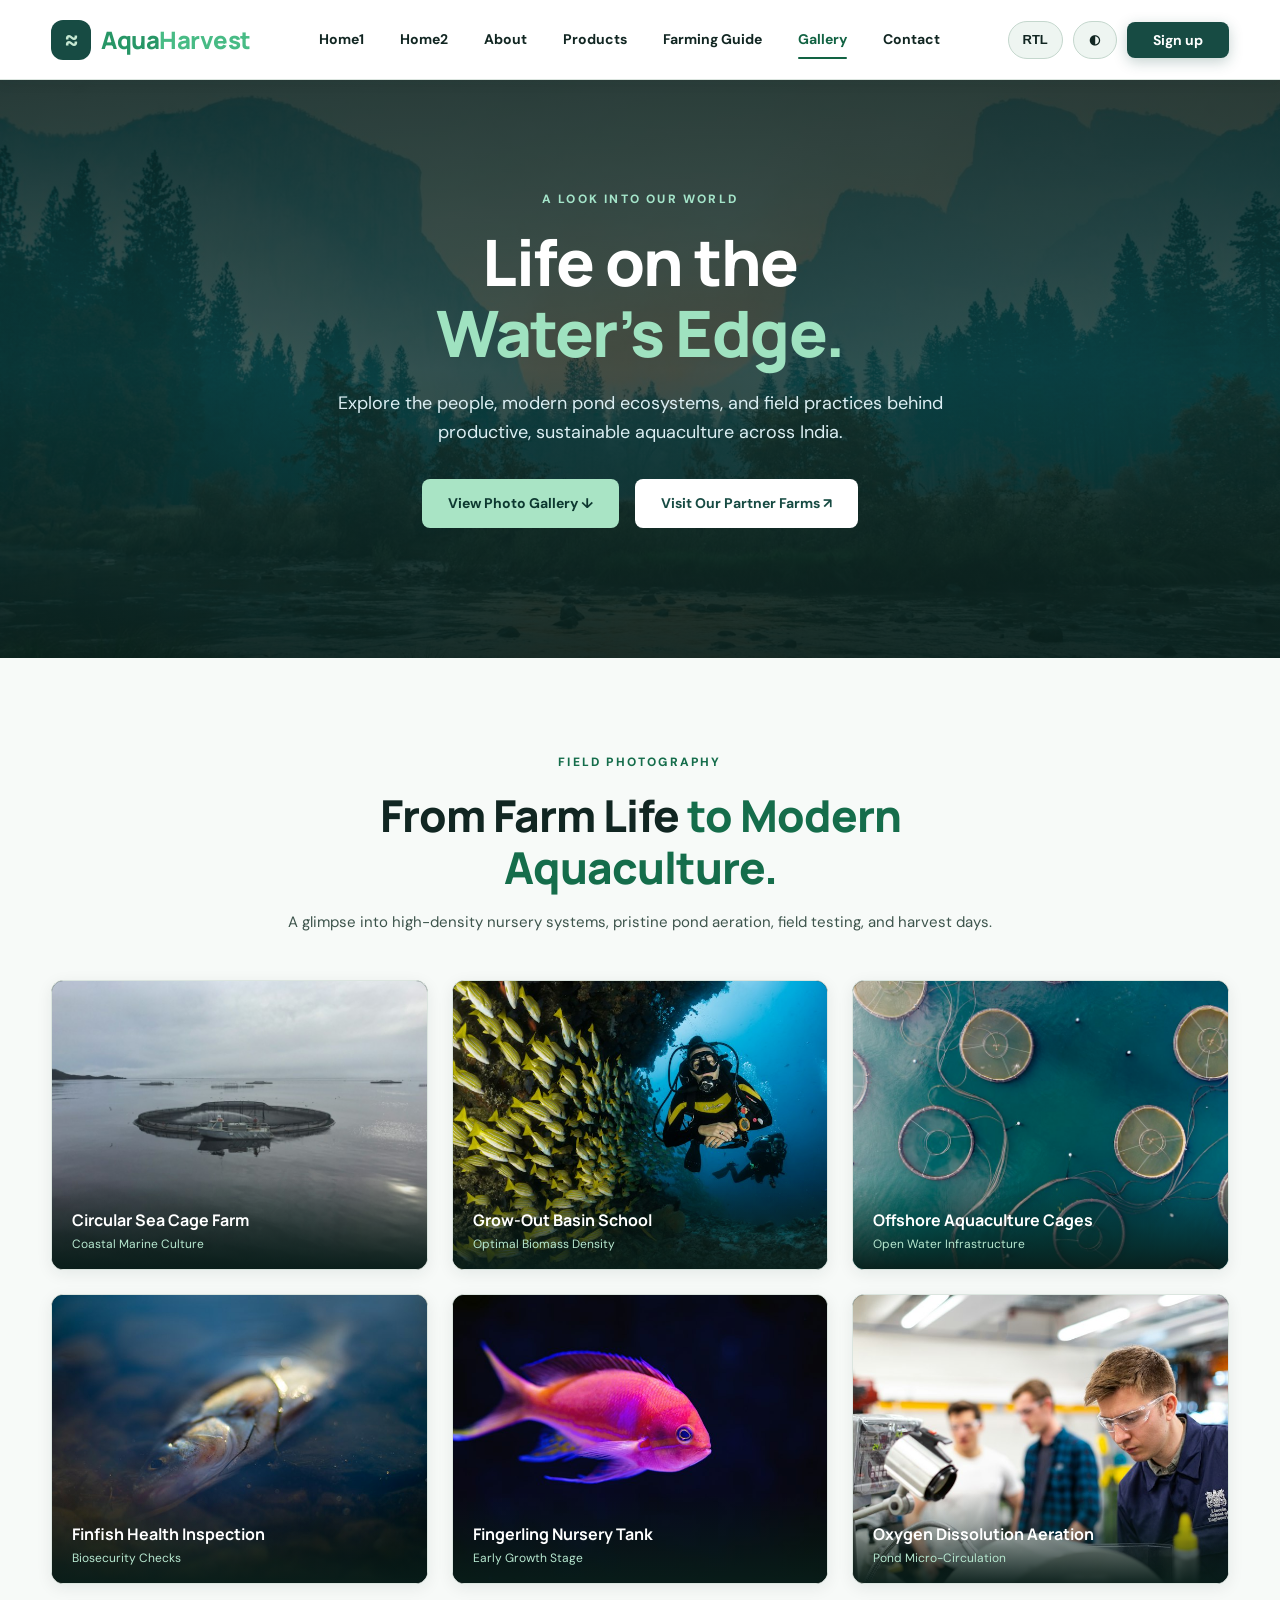
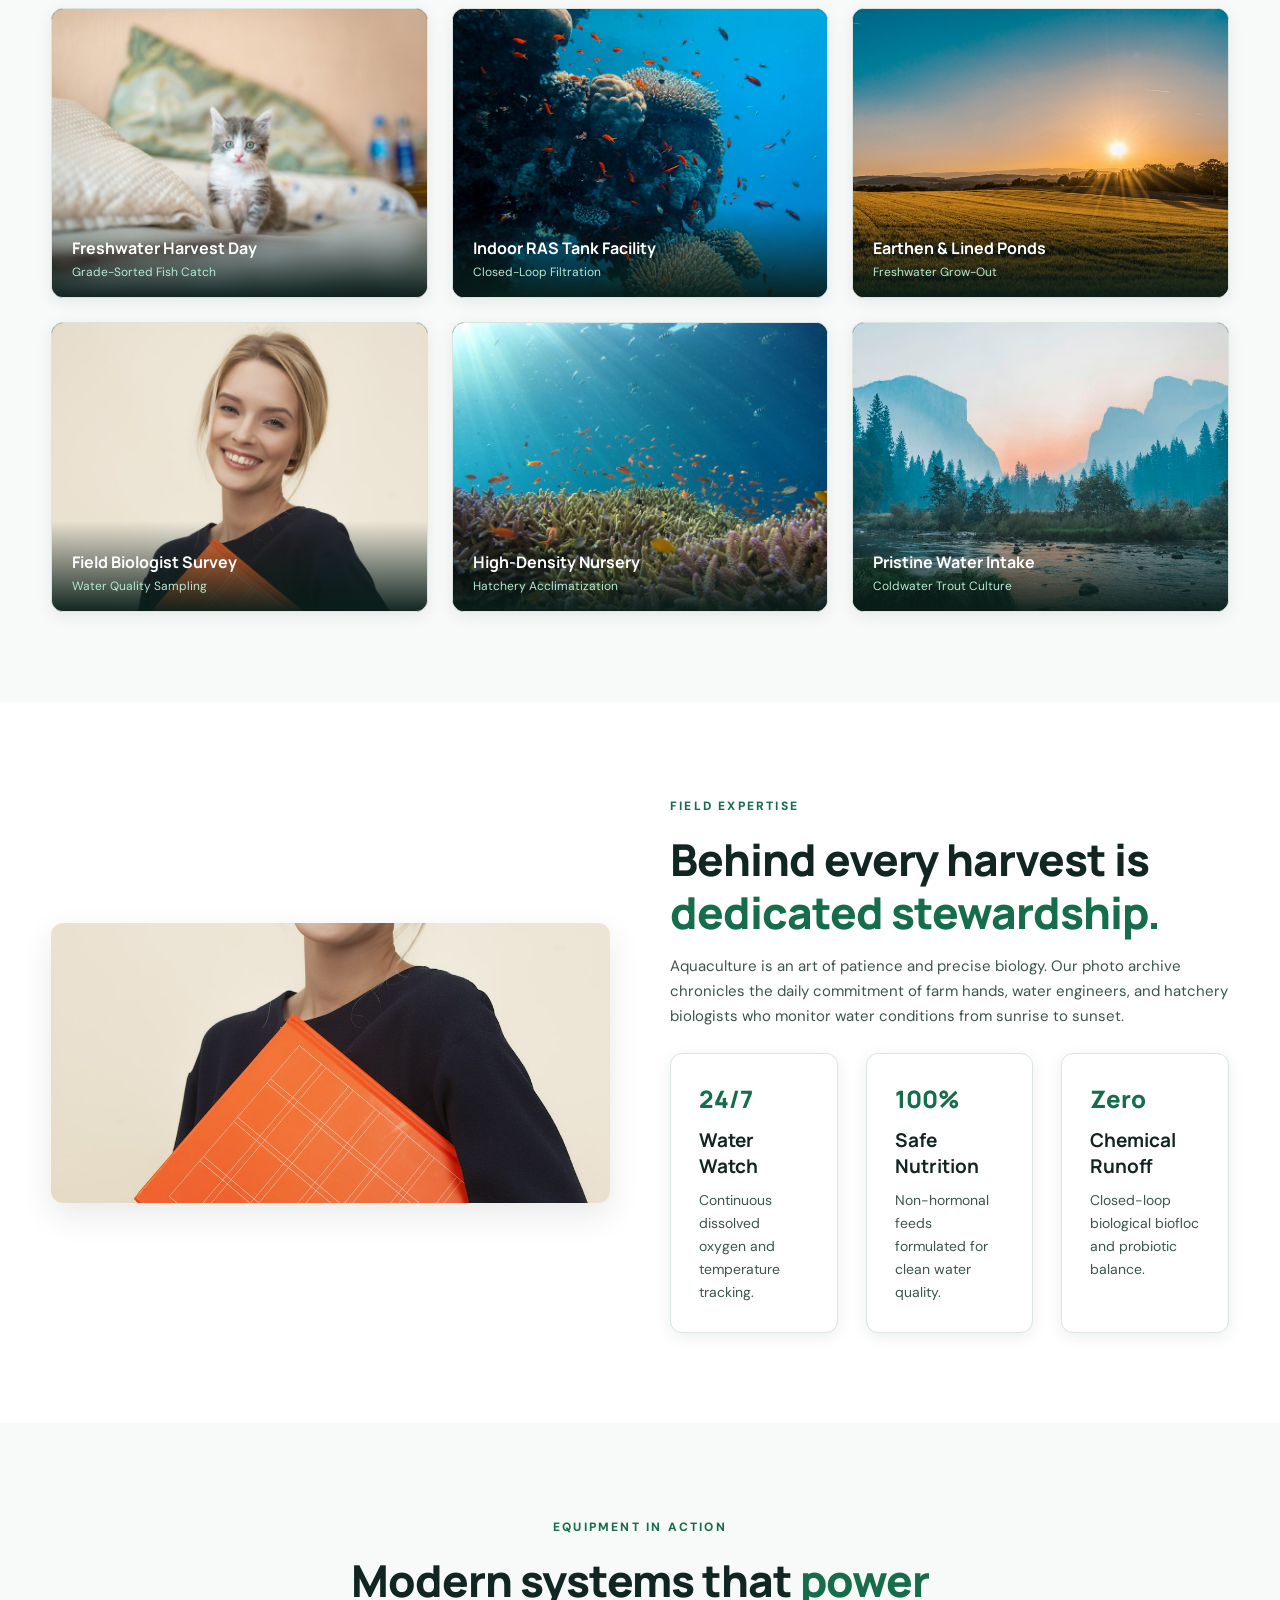
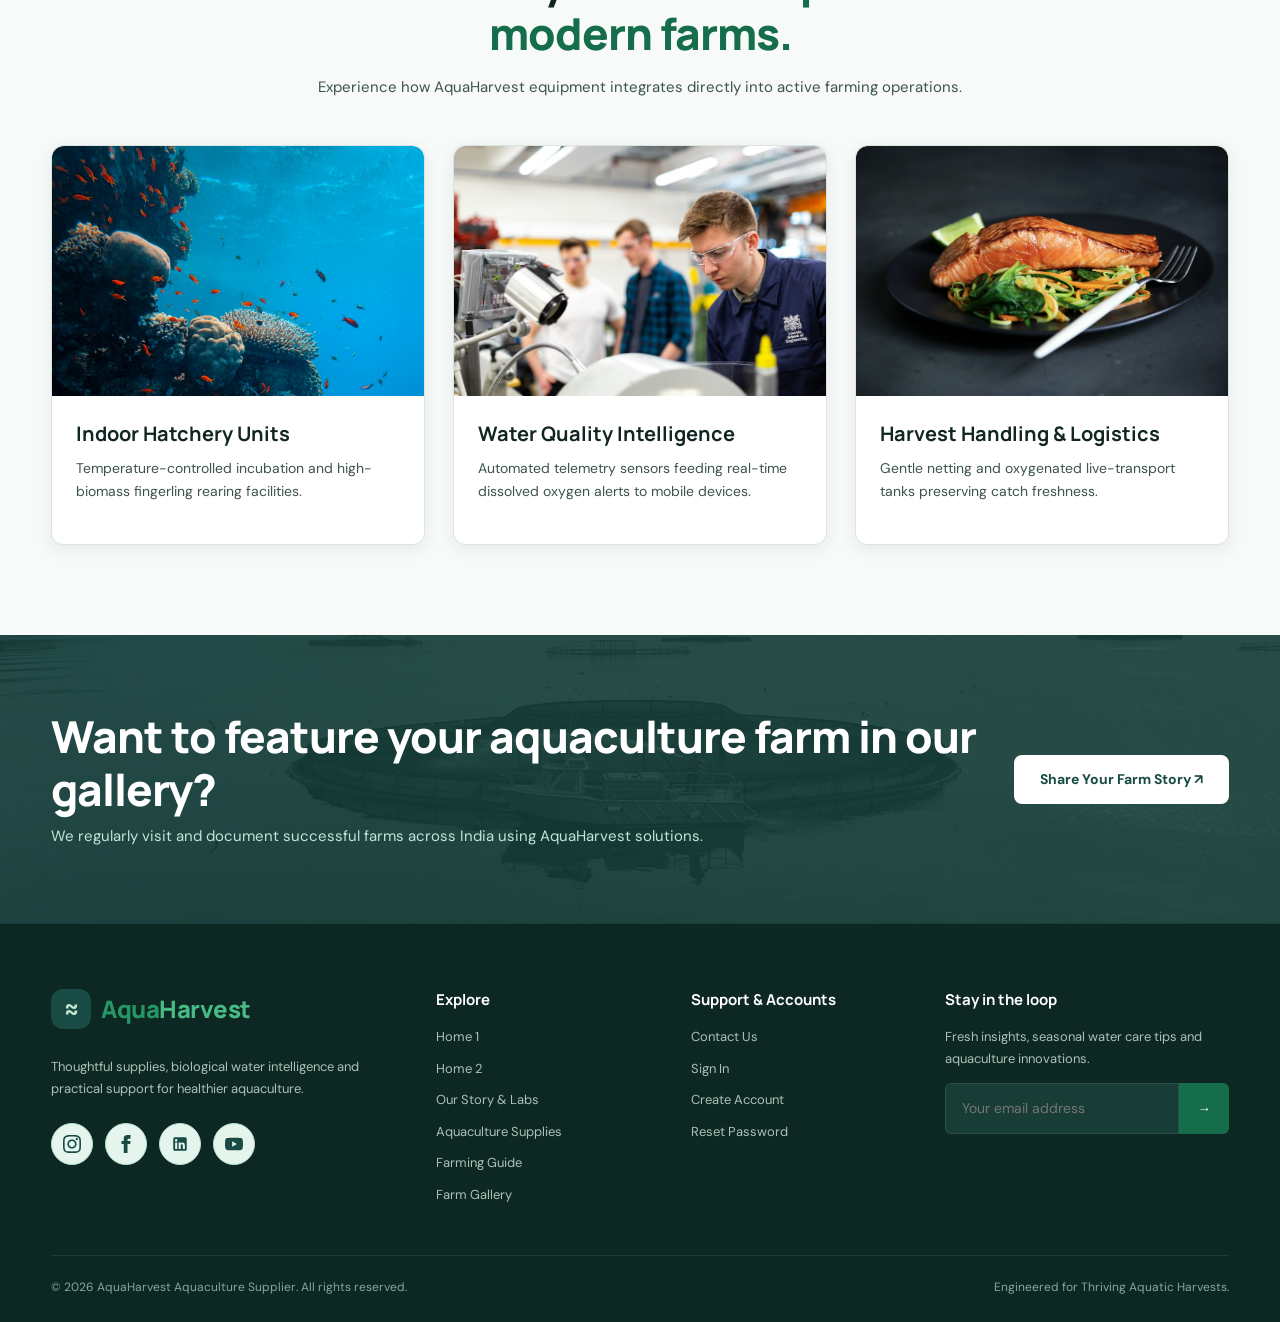
<file: gallery.html>
<!doctype html>
<html lang="en" dir="ltr">
<head>
  <meta charset="utf-8">
  <meta name="viewport" content="width=device-width,initial-scale=1">
  <title>Gallery | AquaHarvest Aquaculture Supplier</title>
  <link rel="icon" href="assets/images/favicon.svg">
  <link href="https://fonts.googleapis.com/css2?family=DM+Sans:wght@400;500;600;700&family=Manrope:wght@400;600;700;800&display=swap" rel="stylesheet">
  <link rel="stylesheet" href="assets/css/style.css">
</head>
<body>
  <div id="site-header"></div>

  <main>
    <!-- 2 & 3. Hero Section with Realistic Background Image & Center-Aligned Content -->
    <section class="page-hero hero-gallery">
      <div class="container hero-content">
        <span class="eyebrow light">A LOOK INTO OUR WORLD</span>
        <h1>Life on the<br><em>Water’s Edge.</em></h1>
        <p>Explore the people, modern pond ecosystems, and field practices behind productive, sustainable aquaculture across India.</p>
        <div class="hero-actions">
          <a class="btn primary" href="#gallery-showcase">View Photo Gallery ↓</a>
          <a class="btn white" href="contact.html">Visit Our Partner Farms ↗</a>
        </div>
      </div>
    </section>

    <!-- 4 & 5. Gallery Section with 12 Realistic Images -->
    <section class="section" id="gallery-showcase">
      <div class="container">
        <div class="center">
          <span class="eyebrow">FIELD PHOTOGRAPHY</span>
          <h2>From Farm Life <em>to Modern Aquaculture.</em></h2>
          <p class="muted">A glimpse into high-density nursery systems, pristine pond aeration, field testing, and harvest days.</p>
        </div>

        <div class="gallery-grid">
          <div class="gallery-card">
            <img src="assets/images/gallery-1.jpg" alt="Circular Sea Cage Farm at Dawn" loading="lazy">
            <div class="gallery-caption">
              <h4>Circular Sea Cage Farm</h4>
              <span>Coastal Marine Culture</span>
            </div>
          </div>

          <div class="gallery-card">
            <img src="assets/images/gallery-2.jpg" alt="Clear Water Fish School in Grow-Out Basin" loading="lazy">
            <div class="gallery-caption">
              <h4>Grow-Out Basin School</h4>
              <span>Optimal Biomass Density</span>
            </div>
          </div>

          <div class="gallery-card">
            <img src="assets/images/gallery-3.jpg" alt="Commercial Aquaculture Installation" loading="lazy">
            <div class="gallery-caption">
              <h4>Offshore Aquaculture Cages</h4>
              <span>Open Water Infrastructure</span>
            </div>
          </div>

          <div class="gallery-card">
            <img src="assets/images/gallery-4.jpg" alt="Stock Health Inspection" loading="lazy">
            <div class="gallery-caption">
              <h4>Finfish Health Inspection</h4>
              <span>Biosecurity Checks</span>
            </div>
          </div>

          <div class="gallery-card">
            <img src="assets/images/gallery-5.jpg" alt="Fingerling Nursery Acclimatization" loading="lazy">
            <div class="gallery-caption">
              <h4>Fingerling Nursery Tank</h4>
              <span>Early Growth Stage</span>
            </div>
          </div>

          <div class="gallery-card">
            <img src="assets/images/prod-pump.jpg" alt="High-Efficiency Paddlewheel Aeration" loading="lazy">
            <div class="gallery-caption">
              <h4>Oxygen Dissolution Aeration</h4>
              <span>Pond Micro-Circulation</span>
            </div>
          </div>

          <div class="gallery-card">
            <img src="assets/images/prod-nets.jpg" alt="Freshwater Lake Harvest Day" loading="lazy">
            <div class="gallery-caption">
              <h4>Freshwater Harvest Day</h4>
              <span>Grade-Sorted Fish Catch</span>
            </div>
          </div>

          <div class="gallery-card">
            <img src="assets/images/gallery-8.jpg" alt="Indoor Recirculating Aquaculture Systems" loading="lazy">
            <div class="gallery-caption">
              <h4>Indoor RAS Tank Facility</h4>
              <span>Closed-Loop Filtration</span>
            </div>
          </div>

          <div class="gallery-card">
            <img src="assets/images/farm-pond.jpg" alt="Lined Farm Ponds" loading="lazy">
            <div class="gallery-caption">
              <h4>Earthen & Lined Ponds</h4>
              <span>Freshwater Grow-Out</span>
            </div>
          </div>

          <div class="gallery-card">
            <img src="assets/images/gallery-10.jpg" alt="Field Survey and Biologist Testing" loading="lazy">
            <div class="gallery-caption">
              <h4>Field Biologist Survey</h4>
              <span>Water Quality Sampling</span>
            </div>
          </div>

          <div class="gallery-card">
            <img src="assets/images/gallery-11.jpg" alt="High-Density Fingerling Nursery" loading="lazy">
            <div class="gallery-caption">
              <h4>High-Density Nursery</h4>
              <span>Hatchery Acclimatization</span>
            </div>
          </div>

          <div class="gallery-card">
            <img src="assets/images/gallery-12.jpg" alt="Mountain Lake Farm Source" loading="lazy">
            <div class="gallery-caption">
              <h4>Pristine Water Intake</h4>
              <span>Coldwater Trout Culture</span>
            </div>
          </div>
        </div>
      </div>
    </section>

    <!-- Additional Section: Field Stewardship -->
    <section class="section alt-bg">
      <div class="container split">
        <div class="split-image-card">
          <img src="assets/images/farm-worker.jpg" alt="Aquaculture Field Stewardship" loading="lazy">
        </div>
        <div>
          <span class="eyebrow">FIELD EXPERTISE</span>
          <h2>Behind every harvest is <em>dedicated stewardship.</em></h2>
          <p class="muted">Aquaculture is an art of patience and precise biology. Our photo archive chronicles the daily commitment of farm hands, water engineers, and hatchery biologists who monitor water conditions from sunrise to sunset.</p>
          <div class="three values" style="margin-top: 24px;">
            <article>
              <b>24/7</b>
              <h3>Water Watch</h3>
              <p>Continuous dissolved oxygen and temperature tracking.</p>
            </article>
            <article>
              <b>100%</b>
              <h3>Safe Nutrition</h3>
              <p>Non-hormonal feeds formulated for clean water quality.</p>
            </article>
            <article>
              <b>Zero</b>
              <h3>Chemical Runoff</h3>
              <p>Closed-loop biological biofloc and probiotic balance.</p>
            </article>
          </div>
        </div>
      </div>
    </section>

    <!-- Additional Section: Infrastructure Showcase -->
    <section class="section">
      <div class="container">
        <div class="center">
          <span class="eyebrow">EQUIPMENT IN ACTION</span>
          <h2>Modern systems that <em>power modern farms.</em></h2>
          <p class="muted">Experience how AquaHarvest equipment integrates directly into active farming operations.</p>
        </div>
        <div class="three">
          <article class="feature-photo-card">
            <div class="card-media">
              <img src="assets/images/facility.jpg" alt="Indoor Commercial Hatchery" loading="lazy">
            </div>
            <div class="card-body">
              <h3>Indoor Hatchery Units</h3>
              <p>Temperature-controlled incubation and high-biomass fingerling rearing facilities.</p>
            </div>
          </article>
          <article class="feature-photo-card">
            <div class="card-media">
              <img src="assets/images/water-tech.jpg" alt="Water Purification Technology" loading="lazy">
            </div>
            <div class="card-body">
              <h3>Water Quality Intelligence</h3>
              <p>Automated telemetry sensors feeding real-time dissolved oxygen alerts to mobile devices.</p>
            </div>
          </article>
          <article class="feature-photo-card">
            <div class="card-media">
              <img src="assets/images/fish-harvest.jpg" alt="Fresh Fish Catch Handling" loading="lazy">
            </div>
            <div class="card-body">
              <h3>Harvest Handling & Logistics</h3>
              <p>Gentle netting and oxygenated live-transport tanks preserving catch freshness.</p>
            </div>
          </article>
        </div>
      </div>
    </section>

    <!-- CTA Section -->
    <section class="cta">
      <div class="container cta-inner">
        <div>
          <h2>Want to feature your aquaculture farm in our gallery?</h2>
          <p class="muted" style="color: #c4e4d6; margin: 8px 0 0;">We regularly visit and document successful farms across India using AquaHarvest solutions.</p>
        </div>
        <a class="btn white" href="contact.html">Share Your Farm Story ↗</a>
      </div>
    </section>
  </main>

  <div id="site-footer"></div>
  <script src="assets/js/site.js"></script>
</body>
</html>
</file>
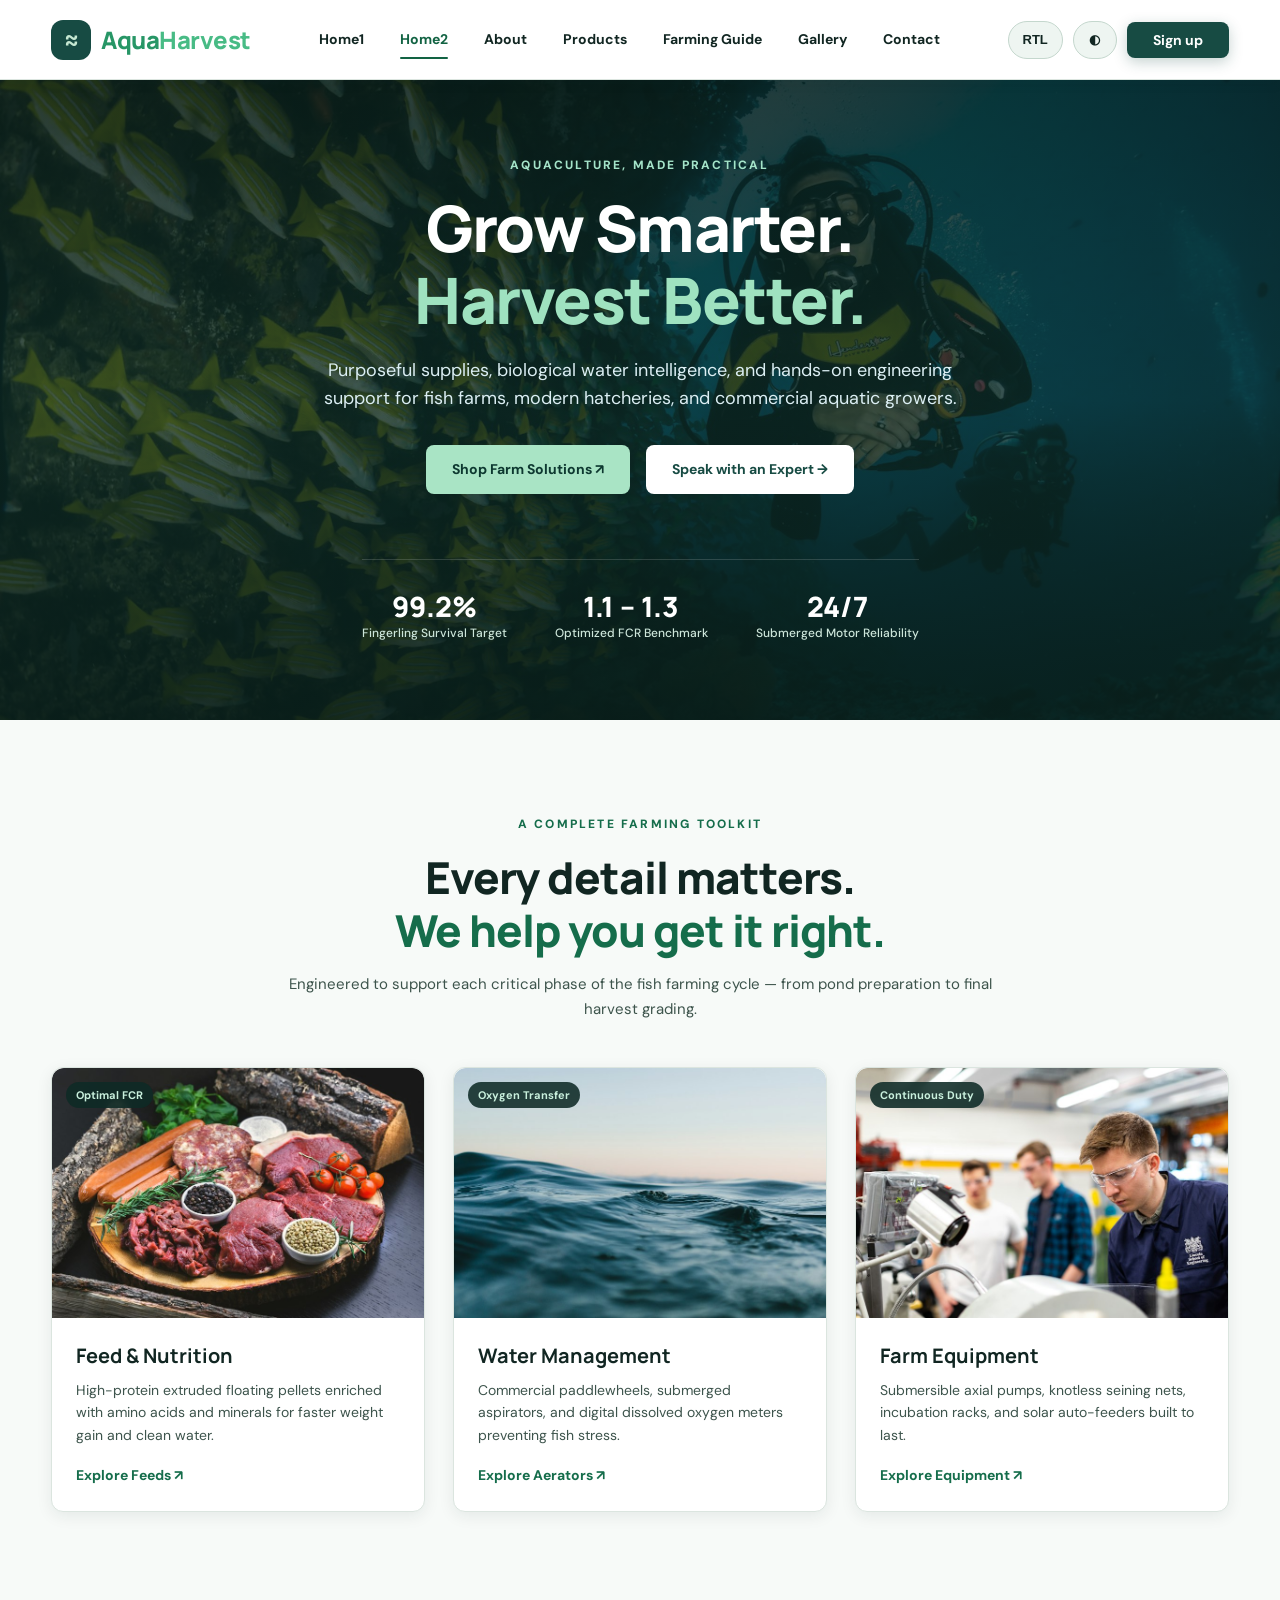
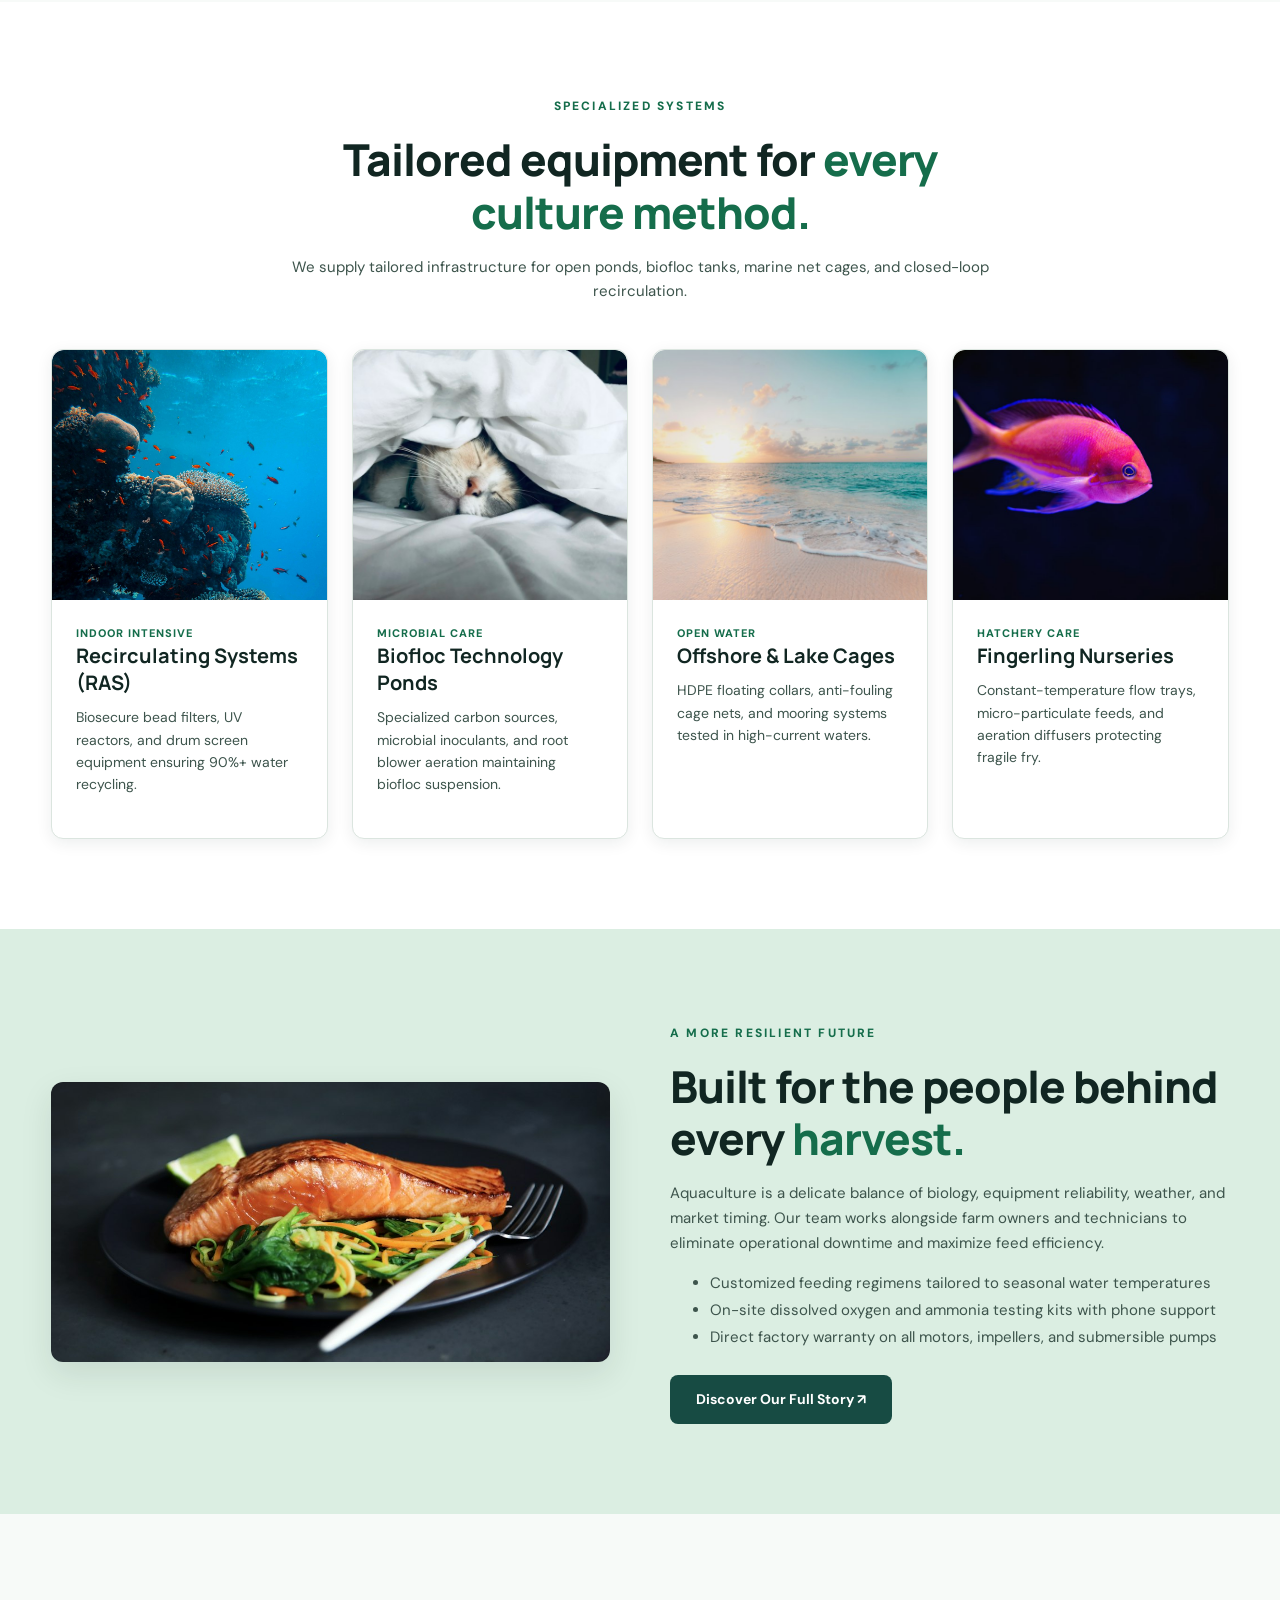
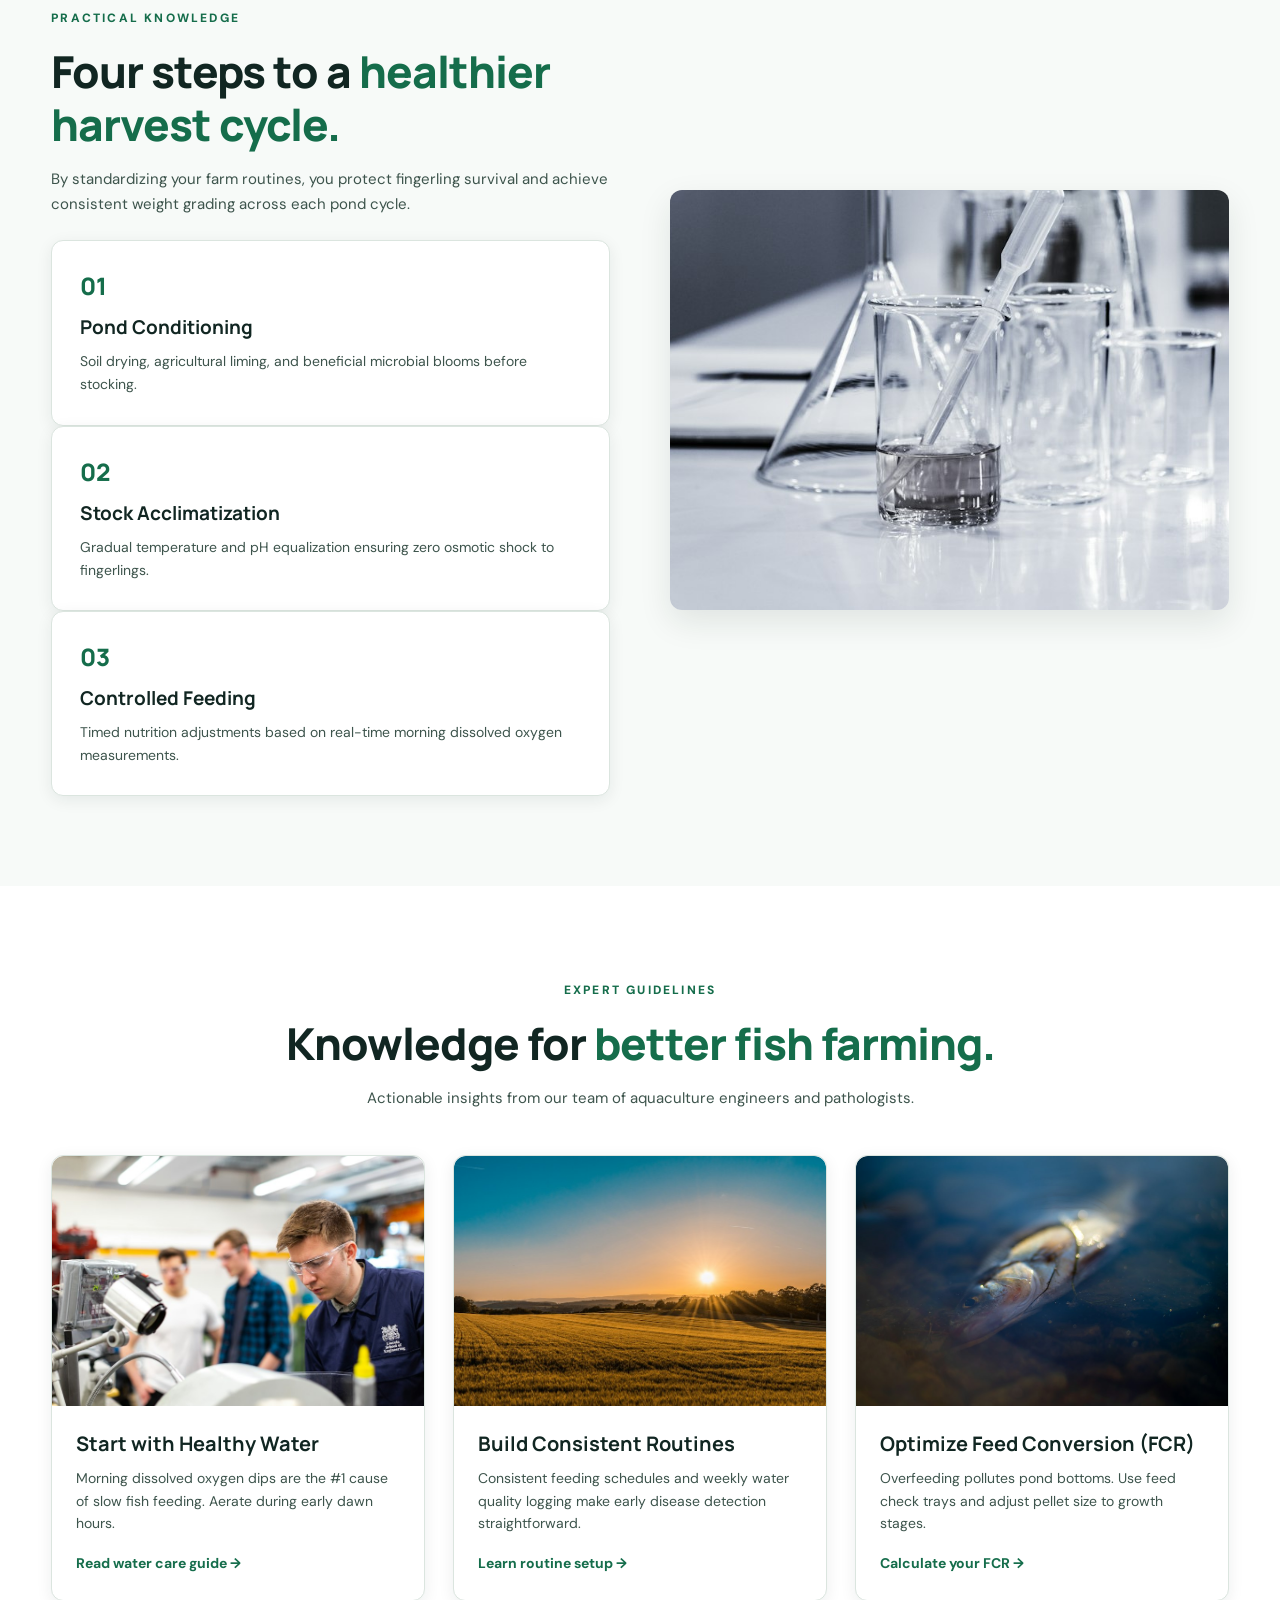
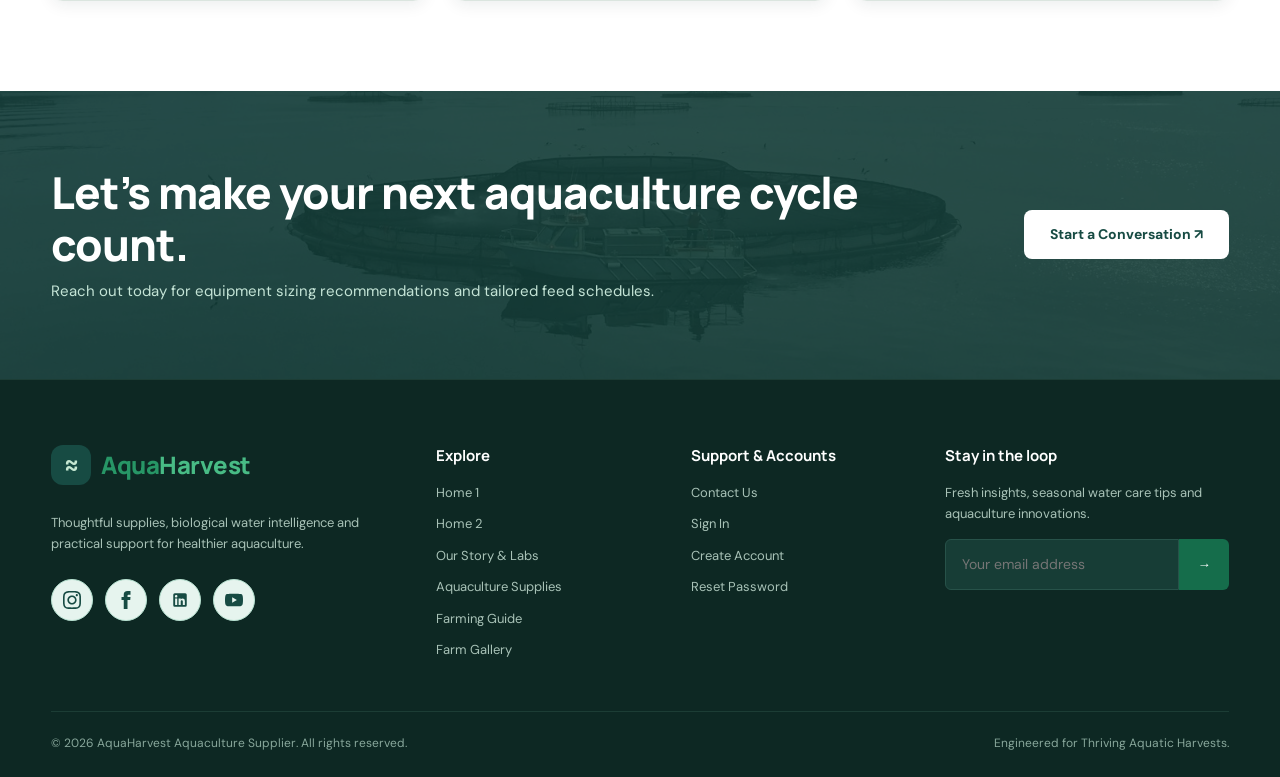
<file: home2.html>
<!doctype html>
<html lang="en" dir="ltr">
<head>
  <meta charset="utf-8">
  <meta name="viewport" content="width=device-width,initial-scale=1">
  <title>Commercial Fish Farming Solutions | Home 2 | AquaHarvest</title>
  <link rel="icon" href="assets/images/favicon.svg">
  <link href="https://fonts.googleapis.com/css2?family=DM+Sans:wght@400;500;600;700&family=Manrope:wght@400;600;700;800&display=swap" rel="stylesheet">
  <link rel="stylesheet" href="assets/css/style.css">
</head>
<body>
  <div id="site-header"></div>

  <main>
    <!-- 2 & 3. Hero Section with Realistic Background Image & Center-Aligned Content -->
    <section class="hero hero2">
      <div class="container hero-content">
        <span class="eyebrow light">AQUACULTURE, MADE PRACTICAL</span>
        <h1>Grow Smarter.<br><em>Harvest Better.</em></h1>
        <p>Purposeful supplies, biological water intelligence, and hands-on engineering support for fish farms, modern hatcheries, and commercial aquatic growers.</p>
        <div class="hero-actions">
          <a class="btn primary" href="products.html">Shop Farm Solutions ↗</a>
          <a class="btn white" href="contact.html">Speak with an Expert →</a>
        </div>
        <div class="stats">
          <div>
            <b>99.2%</b>
            <small>Fingerling Survival Target</small>
          </div>
          <div>
            <b>1.1 – 1.3</b>
            <small>Optimized FCR Benchmark</small>
          </div>
          <div>
            <b>24/7</b>
            <small>Submerged Motor Reliability</small>
          </div>
        </div>
      </div>
    </section>

    <!-- Section 1: Complete Farming Toolkit with Realistic Images -->
    <section class="section">
      <div class="container">
        <div class="center">
          <span class="eyebrow">A COMPLETE FARMING TOOLKIT</span>
          <h2>Every detail matters.<br><em>We help you get it right.</em></h2>
          <p class="muted">Engineered to support each critical phase of the fish farming cycle — from pond preparation to final harvest grading.</p>
        </div>

        <div class="three">
          <article class="feature-photo-card">
            <div class="card-media">
              <img src="assets/images/prod-feed.jpg" alt="Commercial Fish Feed Formulation" loading="lazy">
              <span class="card-badge">Optimal FCR</span>
            </div>
            <div class="card-body">
              <h3>Feed & Nutrition</h3>
              <p>High-protein extruded floating pellets enriched with amino acids and minerals for faster weight gain and clean water.</p>
              <a class="text-link" href="products.html">Explore Feeds ↗</a>
            </div>
          </article>

          <article class="feature-photo-card">
            <div class="card-media">
              <img src="assets/images/prod-aerator.jpg" alt="Pond Aeration and Paddlewheels" loading="lazy">
              <span class="card-badge">Oxygen Transfer</span>
            </div>
            <div class="card-body">
              <h3>Water Management</h3>
              <p>Commercial paddlewheels, submerged aspirators, and digital dissolved oxygen meters preventing fish stress.</p>
              <a class="text-link" href="products.html">Explore Aerators ↗</a>
            </div>
          </article>

          <article class="feature-photo-card">
            <div class="card-media">
              <img src="assets/images/prod-pump.jpg" alt="Aquaculture Pumps and Equipment" loading="lazy">
              <span class="card-badge">Continuous Duty</span>
            </div>
            <div class="card-body">
              <h3>Farm Equipment</h3>
              <p>Submersible axial pumps, knotless seining nets, incubation racks, and solar auto-feeders built to last.</p>
              <a class="text-link" href="products.html">Explore Equipment ↗</a>
            </div>
          </article>
        </div>
      </div>
    </section>

    <!-- 4 & 5. NEW Section: Aquaculture Systems We Equip with Realistic Images -->
    <section class="section alt-bg">
      <div class="container">
        <div class="center">
          <span class="eyebrow">SPECIALIZED SYSTEMS</span>
          <h2>Tailored equipment for <em>every culture method.</em></h2>
          <p class="muted">We supply tailored infrastructure for open ponds, biofloc tanks, marine net cages, and closed-loop recirculation.</p>
        </div>

        <div class="four">
          <article class="feature-photo-card">
            <div class="card-media">
              <img src="assets/images/facility.jpg" alt="Recirculating Aquaculture Systems (RAS)" loading="lazy">
            </div>
            <div class="card-body">
              <span class="product-cat">Indoor Intensive</span>
              <h3>Recirculating Systems (RAS)</h3>
              <p>Biosecure bead filters, UV reactors, and drum screen equipment ensuring 90%+ water recycling.</p>
            </div>
          </article>

          <article class="feature-photo-card">
            <div class="card-media">
              <img src="assets/images/prod-biofloc.jpg" alt="Biofloc Lined Pond Systems" loading="lazy">
            </div>
            <div class="card-body">
              <span class="product-cat">Microbial Care</span>
              <h3>Biofloc Technology Ponds</h3>
              <p>Specialized carbon sources, microbial inoculants, and root blower aeration maintaining biofloc suspension.</p>
            </div>
          </article>

          <article class="feature-photo-card">
            <div class="card-media">
              <img src="assets/images/coastal-cages.jpg" alt="Deep Reservoir and Ocean Net Cages" loading="lazy">
            </div>
            <div class="card-body">
              <span class="product-cat">Open Water</span>
              <h3>Offshore & Lake Cages</h3>
              <p>HDPE floating collars, anti-fouling cage nets, and mooring systems tested in high-current waters.</p>
            </div>
          </article>

          <article class="feature-photo-card">
            <div class="card-media">
              <img src="assets/images/hatchery-care.jpg" alt="Hatchery Incubation Trays" loading="lazy">
            </div>
            <div class="card-body">
              <span class="product-cat">Hatchery Care</span>
              <h3>Fingerling Nurseries</h3>
              <p>Constant-temperature flow trays, micro-particulate feeds, and aeration diffusers protecting fragile fry.</p>
            </div>
          </article>
        </div>
      </div>
    </section>

    <!-- Section 2: Story Split with Realistic Image -->
    <section class="section soft">
      <div class="container split">
        <div class="split-image-card">
          <img src="assets/images/fish-harvest.jpg" alt="Aquaculture Farmers Inspecting Healthy Pond Harvest" loading="lazy" style="object-position: center;">
        </div>
        <div>
          <span class="eyebrow">A MORE RESILIENT FUTURE</span>
          <h2>Built for the people behind every <em>harvest.</em></h2>
          <p class="muted">Aquaculture is a delicate balance of biology, equipment reliability, weather, and market timing. Our team works alongside farm owners and technicians to eliminate operational downtime and maximize feed efficiency.</p>
          <ul class="muted" style="line-height: 1.8; margin-bottom: 24px;">
            <li>Customized feeding regimens tailored to seasonal water temperatures</li>
            <li>On-site dissolved oxygen and ammonia testing kits with phone support</li>
            <li>Direct factory warranty on all motors, impellers, and submersible pumps</li>
          </ul>
          <a class="btn dark" href="about.html">Discover Our Full Story ↗</a>
        </div>
      </div>
    </section>

    <!-- NEW Section: Cycle Planning with Realistic Images -->
    <section class="section">
      <div class="container split">
        <div>
          <span class="eyebrow">PRACTICAL KNOWLEDGE</span>
          <h2>Four steps to a <em>healthier harvest cycle.</em></h2>
          <p class="muted">By standardizing your farm routines, you protect fingerling survival and achieve consistent weight grading across each pond cycle.</p>
          <div class="steps" style="margin-top: 24px;">
            <article>
              <b>01</b>
              <h3>Pond Conditioning</h3>
              <p>Soil drying, agricultural liming, and beneficial microbial blooms before stocking.</p>
            </article>
            <article>
              <b>02</b>
              <h3>Stock Acclimatization</h3>
              <p>Gradual temperature and pH equalization ensuring zero osmotic shock to fingerlings.</p>
            </article>
            <article>
              <b>03</b>
              <h3>Controlled Feeding</h3>
              <p>Timed nutrition adjustments based on real-time morning dissolved oxygen measurements.</p>
            </article>
          </div>
        </div>
        <div class="split-image-card tall">
          <img src="assets/images/water-lab.jpg" alt="Biologist Performing Water Chemistry Analysis" loading="lazy">
        </div>
      </div>
    </section>

    <!-- Section 3: Knowledge Insights with Realistic Images -->
    <section class="section alt-bg">
      <div class="container">
        <div class="center">
          <span class="eyebrow">EXPERT GUIDELINES</span>
          <h2>Knowledge for <em>better fish farming.</em></h2>
          <p class="muted">Actionable insights from our team of aquaculture engineers and pathologists.</p>
        </div>

        <div class="three">
          <article class="feature-photo-card">
            <div class="card-media">
              <img src="assets/images/water-tech.jpg" alt="Testing Water Quality in Farm Pond" loading="lazy">
            </div>
            <div class="card-body">
              <h3>Start with Healthy Water</h3>
              <p>Morning dissolved oxygen dips are the #1 cause of slow fish feeding. Aerate during early dawn hours.</p>
              <a class="text-link" href="farming-guide.html">Read water care guide →</a>
            </div>
          </article>

          <article class="feature-photo-card">
            <div class="card-media">
              <img src="assets/images/farm-pond.jpg" alt="Consistent Farm Management Practices" loading="lazy">
            </div>
            <div class="card-body">
              <h3>Build Consistent Routines</h3>
              <p>Consistent feeding schedules and weekly water quality logging make early disease detection straightforward.</p>
              <a class="text-link" href="about.html">Learn routine setup →</a>
            </div>
          </article>

          <article class="feature-photo-card">
            <div class="card-media">
              <img src="assets/images/healthy-fish.jpg" alt="Healthy Fish Nutrition Plan" loading="lazy">
            </div>
            <div class="card-body">
              <h3>Optimize Feed Conversion (FCR)</h3>
              <p>Overfeeding pollutes pond bottoms. Use feed check trays and adjust pellet size to growth stages.</p>
              <a class="text-link" href="products.html">Calculate your FCR →</a>
            </div>
          </article>
        </div>
      </div>
    </section>

    <!-- CTA Section -->
    <section class="cta">
      <div class="container cta-inner">
        <div>
          <h2>Let’s make your next aquaculture cycle count.</h2>
          <p class="muted" style="color: #c4e4d6; margin: 8px 0 0;">Reach out today for equipment sizing recommendations and tailored feed schedules.</p>
        </div>
        <a class="btn white" href="contact.html">Start a Conversation ↗</a>
      </div>
    </section>
  </main>

  <div id="site-footer"></div>
  <script src="assets/js/site.js"></script>
</body>
</html>
</file>
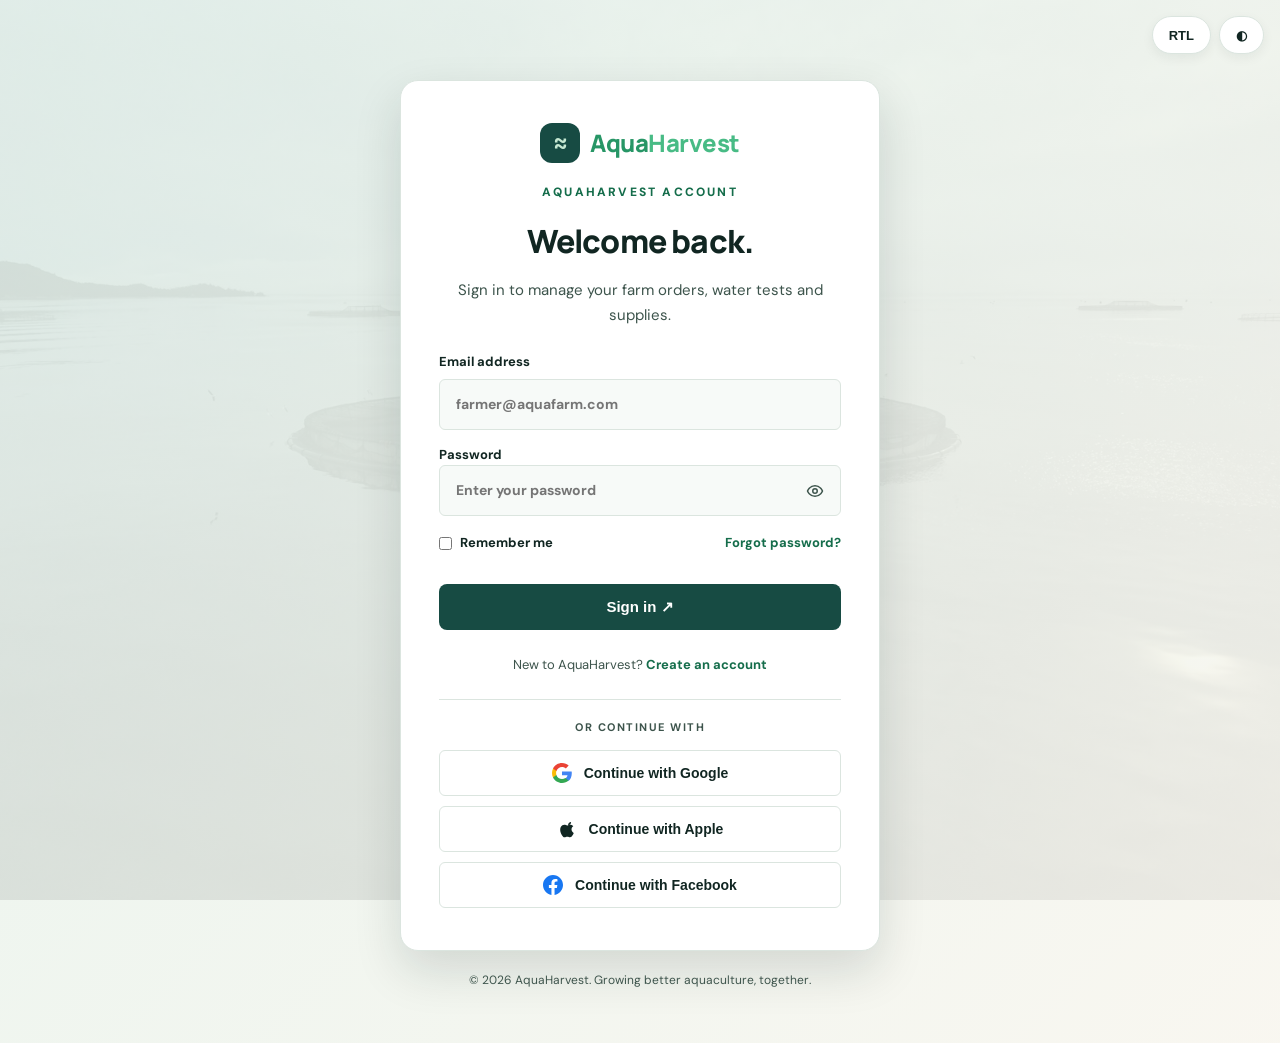
<file: login.html>
<!doctype html>
<html lang="en" dir="ltr">

<head>
  <meta charset="utf-8">
  <meta name="viewport" content="width=device-width,initial-scale=1">
  <title>Sign in | AquaHarvest Aquaculture Supplier</title>
  <link rel="icon" href="assets/images/favicon.svg">
  <link
    href="https://fonts.googleapis.com/css2?family=DM+Sans:wght@400;500;600;700&family=Manrope:wght@400;600;700;800&display=swap"
    rel="stylesheet">
  <link rel="stylesheet" href="assets/css/style.css">
</head>

<body class="auth-page">

  <!-- RTL & Theme Toggle Outside the Card at Top Right Corner -->
  <div class="auth-top-tools">
    <button class="tool-btn" id="rtlToggle" title="Toggle RTL/LTR" aria-label="Toggle RTL">RTL</button>
    <button class="tool-btn" id="themeToggle" title="Toggle Dark/Light Mode" aria-label="Toggle Theme">◐</button>
  </div>

  <main class="auth-shell">
    <div class="auth-card">
      <!-- Brand Inside the Card Aligned Center -->
      <a class="brand auth-brand" href="index.html">
        <span class="brand-mark">≈</span>
        <span>Aqua<span>Harvest</span></span>
      </a>

      <span class="eyebrow" style="text-align: center; display: block;">AQUAHARVEST ACCOUNT</span>
      <h1>Welcome back.</h1>
      <p class="muted">Sign in to manage your farm orders, water tests and supplies.</p>

      <form class="auth-form"
        onsubmit="event.preventDefault();alert('Signed in successfully! (Demo mode)');location.href='index.html';">
        <label>
          Email address
          <input type="email" required placeholder="farmer@aquafarm.com">
        </label>
        <label>
          Password
          <div class="password-wrap">
            <input type="password" id="loginPassword" required placeholder="Enter your password">
            <button type="button" class="eye-toggle" onclick="togglePasswordVisibility('loginPassword', this)" aria-label="Toggle password visibility">
              <svg width="18" height="18" viewBox="0 0 24 24" fill="none" stroke="currentColor" stroke-width="2" stroke-linecap="round" stroke-linejoin="round"><path d="M2 12s3-7 10-7 10 7 10 7-3 7-10 7-10-7-10-7Z"/><circle cx="12" cy="12" r="3"/></svg>
            </button>
          </div>
        </label>
        <div class="auth-options">
          <label>
            <input type="checkbox"> Remember me
          </label>
          <a href="forgot-password.html">Forgot password?</a>
        </div>
        <button class="btn dark full" type="submit">Sign in ↗</button>
      </form>

      <p class="auth-switch">New to AquaHarvest? <a href="signup.html">Create an account</a></p>

      <div class="auth-social">
        <small>OR CONTINUE WITH</small>
        <div class="auth-social-buttons">
          <button type="button" class="btn-social" aria-label="Continue with Google">
            <svg width="20" height="20" viewBox="0 0 24 24"><path fill="#4285F4" d="M23.745 12.27c0-.7-.06-1.4-.19-2.07H12v4.51h6.6c-.29 1.52-1.14 2.82-2.4 3.68v3.05h3.88c2.27-2.09 3.66-5.17 3.66-9.17z"/><path fill="#34A853" d="M12 24c3.24 0 5.95-1.08 7.93-2.91l-3.88-3.05c-1.08.72-2.45 1.16-4.05 1.16-3.12 0-5.77-2.1-6.72-4.93H1.25v3.15C3.26 21.36 7.33 24 12 24z"/><path fill="#FBBC05" d="M5.28 14.27c-.25-.72-.38-1.49-.38-2.27s.13-1.55.38-2.27V6.58H1.25C.45 8.18 0 9.99 0 12s.45 3.82 1.25 5.42l4.03-3.15z"/><path fill="#EA4335" d="M12 4.75c1.77 0 3.35.61 4.6 1.8l3.42-3.42C17.95 1.19 15.24 0 12 0 7.33 0 3.26 2.64 1.25 6.58l4.03 3.15c.95-2.83 3.6-4.98 6.72-4.98z"/></svg>
            <span>Continue with Google</span>
          </button>
          <button type="button" class="btn-social" aria-label="Continue with Apple">
            <svg width="20" height="20" viewBox="0 0 24 24" fill="currentColor"><path d="M18.71 19.5c-.83 1.24-1.71 2.45-3.05 2.47-1.34.03-1.77-.79-3.29-.79-1.53 0-2 .77-3.27.82-1.31.05-2.3-1.32-3.14-2.53C4.25 17 2.94 12.45 4.7 9.39c.87-1.52 2.43-2.48 4.12-2.51 1.28-.02 2.5.87 3.29.87.78 0 2.26-1.07 3.81-.91.65.03 2.47.26 3.64 1.98-.09.06-2.17 1.28-2.15 3.81.03 3.02 2.65 4.03 2.68 4.04-.03.07-.42 1.44-1.38 2.83M15.97 6.38c.62-.75 1.04-1.8 0.92-2.88-.9.04-1.99.6-2.63 1.35-.57.65-1.07 1.72-.94 2.76 1.01.08 2.03-.49 2.65-1.23z"/></svg>
            <span>Continue with Apple</span>
          </button>
          <button type="button" class="btn-social" aria-label="Continue with Facebook">
            <svg width="20" height="20" viewBox="0 0 24 24" fill="#1877F2"><path d="M24 12.073c0-6.627-5.373-12-12-12s-12 5.373-12 12c0 5.99 4.388 10.954 10.125 11.854v-8.385H7.078v-3.47h3.047V9.43c0-3.007 1.792-4.669 4.533-4.669 1.312 0 2.686.235 2.686.235v2.953H15.83c-1.491 0-1.956.925-1.956 1.874v2.25h3.328l-.532 3.47h-2.796v8.385C19.612 23.027 24 18.062 24 12.073z"/></svg>
            <span>Continue with Facebook</span>
          </button>
        </div>
      </div>
    </div>
    <p class="auth-copy">© 2026 AquaHarvest. Growing better aquaculture, together.</p>
  </main>

  <script src="assets/js/site.js"></script>
</body>

</html>
</file>
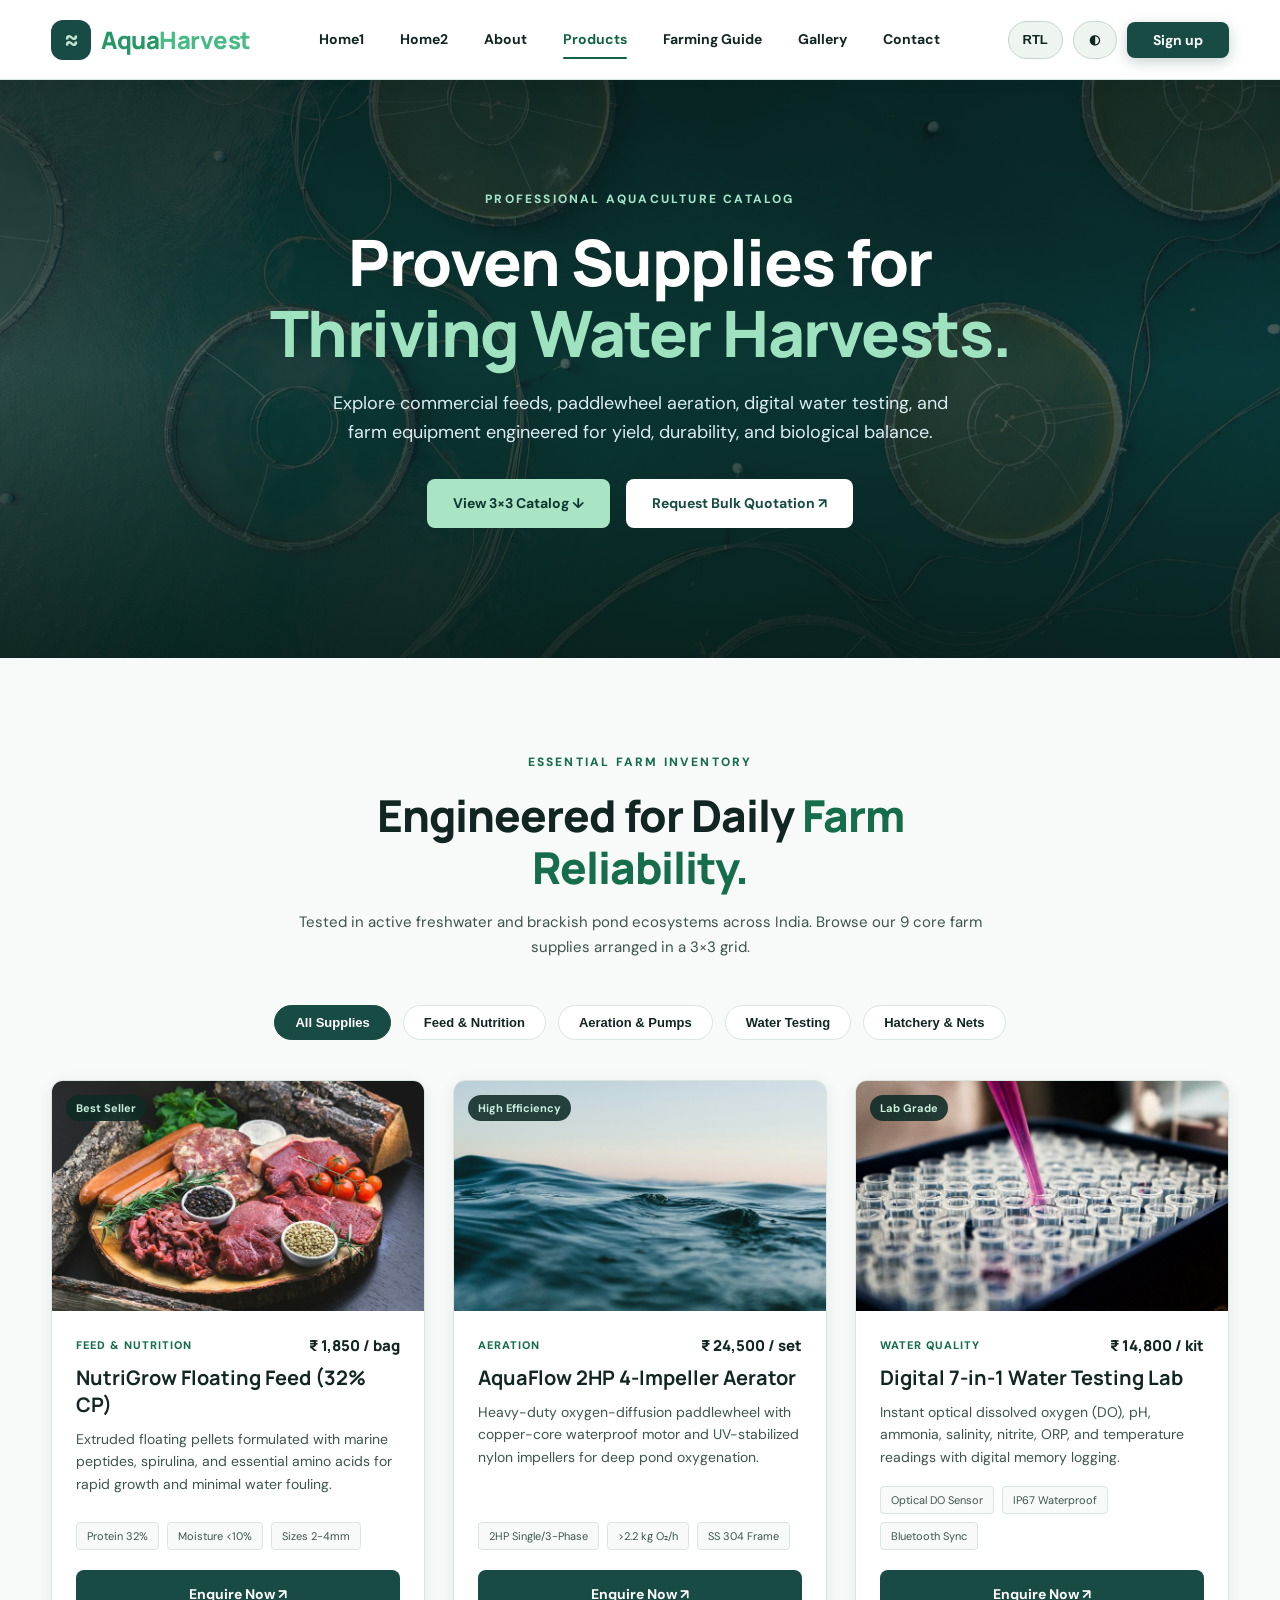
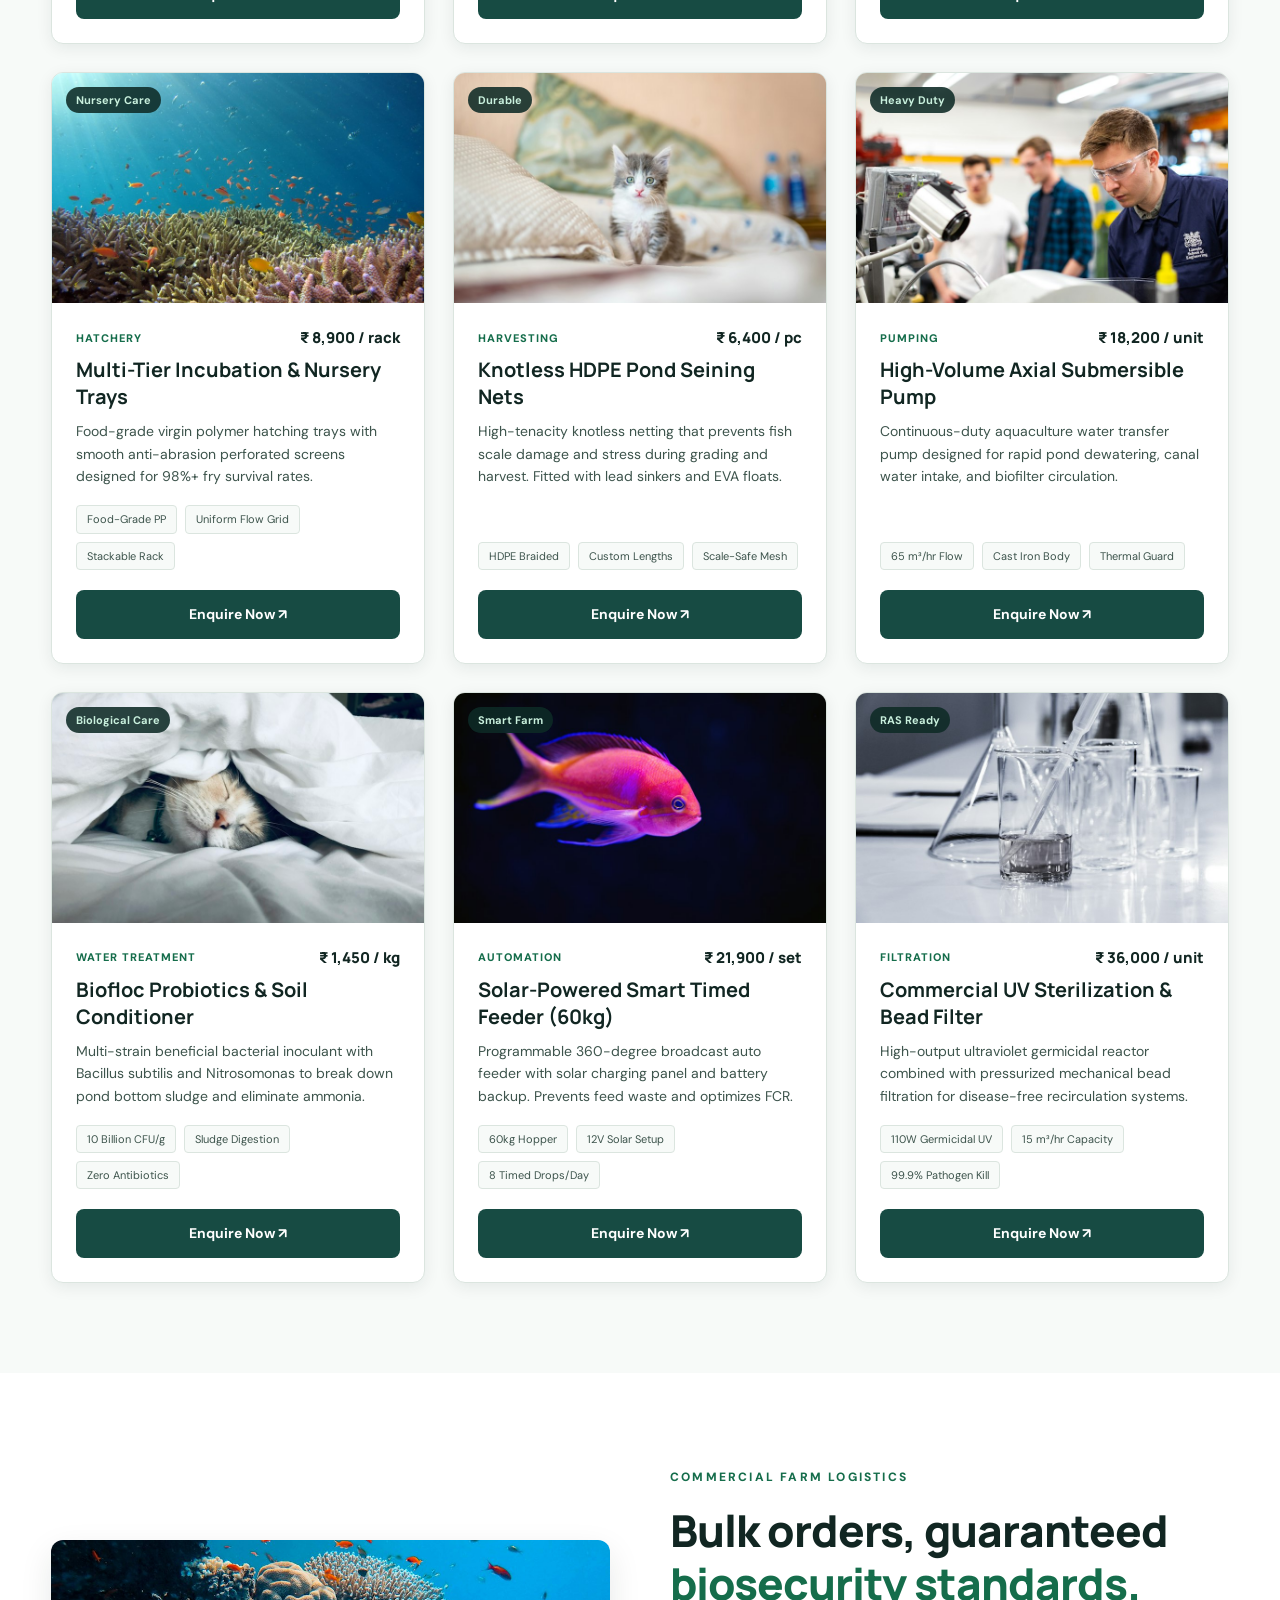
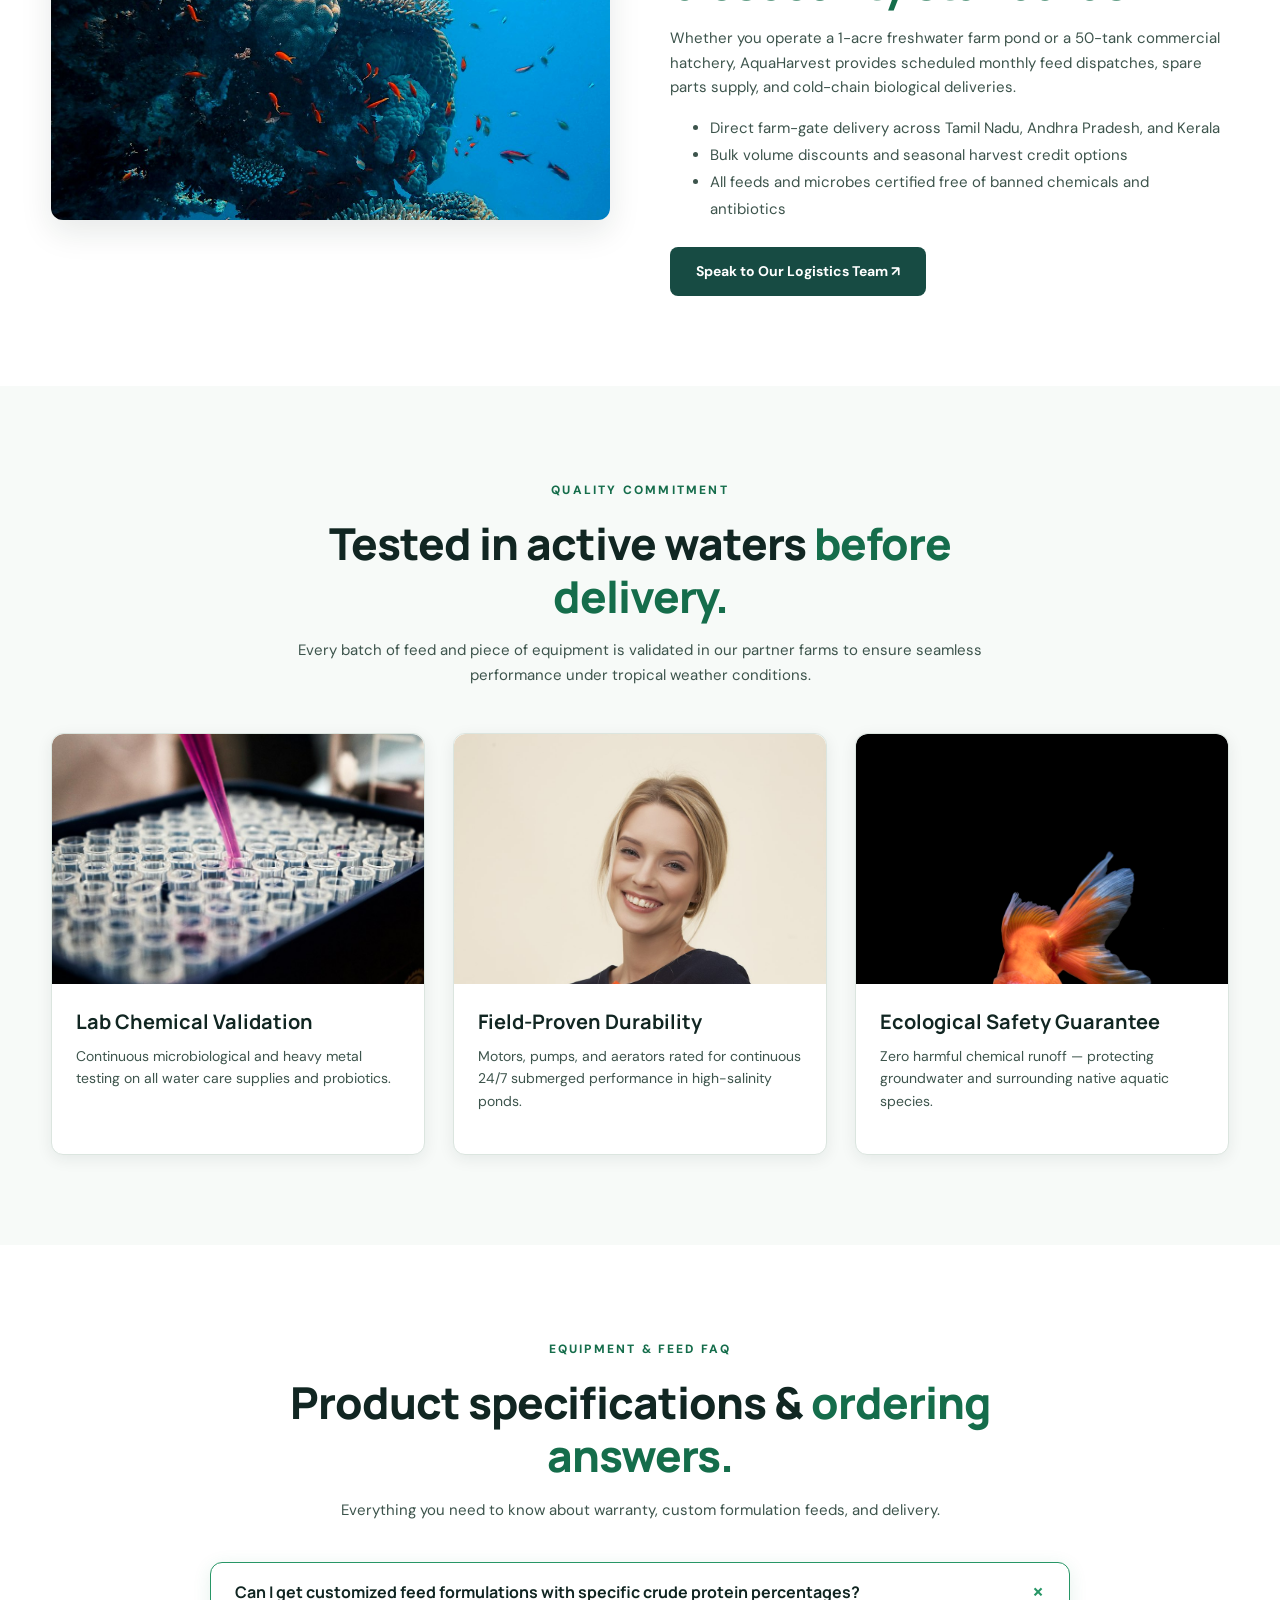
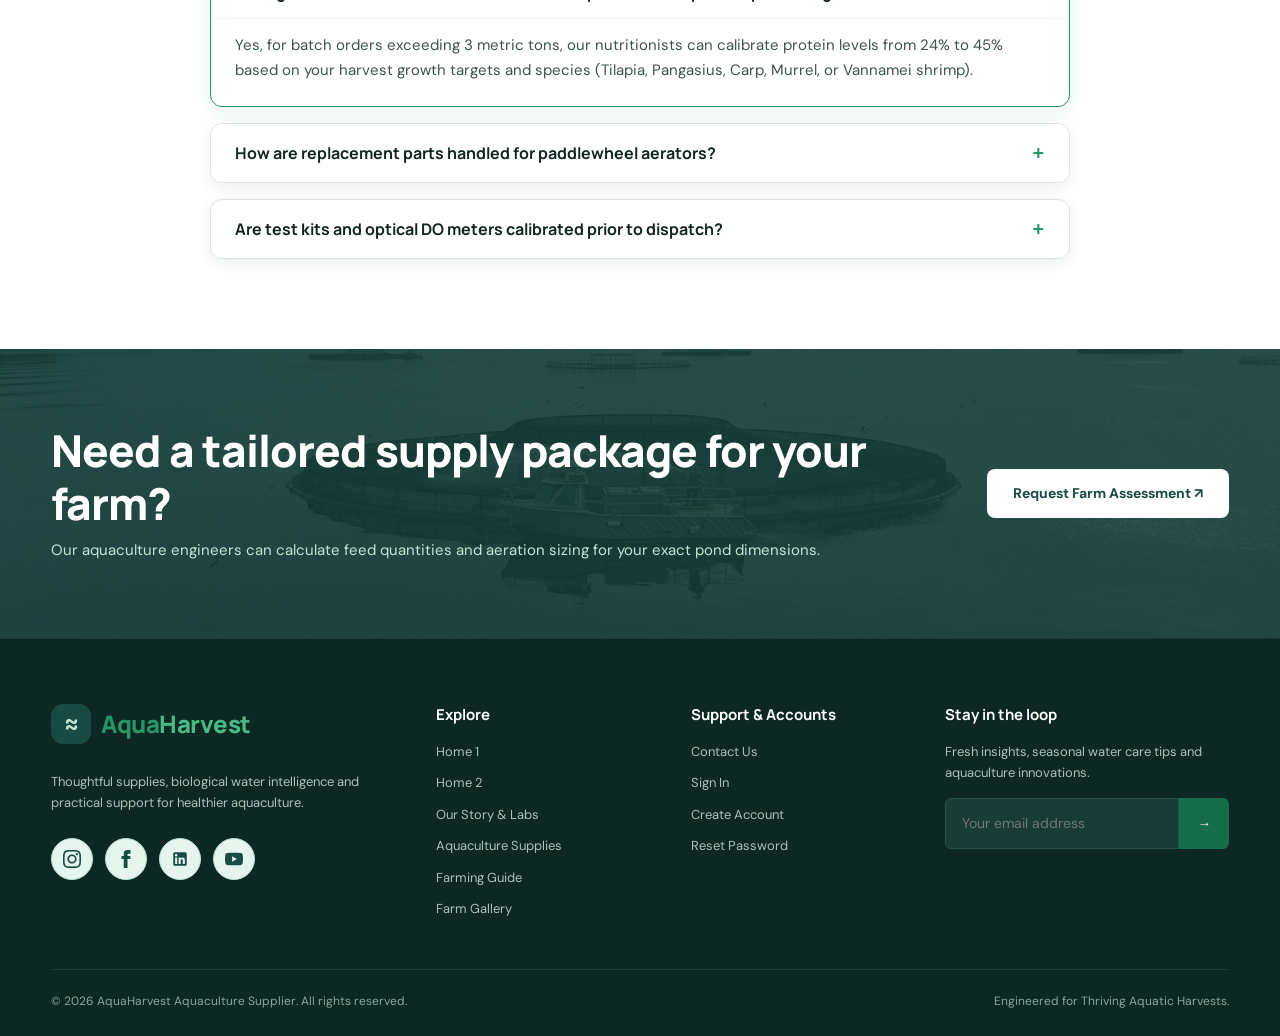
<file: products.html>
<!doctype html>
<html lang="en" dir="ltr">
<head>
  <meta charset="utf-8">
  <meta name="viewport" content="width=device-width,initial-scale=1">
  <title>Products & Aquaculture Supplies | AquaHarvest</title>
  <link rel="icon" href="assets/images/favicon.svg">
  <link href="https://fonts.googleapis.com/css2?family=DM+Sans:wght@400;500;600;700&family=Manrope:wght@400;600;700;800&display=swap" rel="stylesheet">
  <link rel="stylesheet" href="assets/css/style.css">
</head>
<body>
  <div id="site-header"></div>

  <main>
    <!-- 2 & 3. Hero Section with Realistic Background Image & Center-Aligned Content -->
    <section class="page-hero hero-products">
      <div class="container hero-content">
        <span class="eyebrow light">PROFESSIONAL AQUACULTURE CATALOG</span>
        <h1>Proven Supplies for<br><em>Thriving Water Harvests.</em></h1>
        <p>Explore commercial feeds, paddlewheel aeration, digital water testing, and farm equipment engineered for yield, durability, and biological balance.</p>
        <div class="hero-actions">
          <a class="btn primary" href="#catalog">View 3×3 Catalog ↓</a>
          <a class="btn white" href="contact.html">Request Bulk Quotation ↗</a>
        </div>
      </div>
    </section>

    <!-- 6. 3*3 Product Grid Section -->
    <section class="section" id="catalog">
      <div class="container">
        <div class="center">
          <span class="eyebrow">ESSENTIAL FARM INVENTORY</span>
          <h2>Engineered for Daily <em>Farm Reliability.</em></h2>
          <p class="muted">Tested in active freshwater and brackish pond ecosystems across India. Browse our 9 core farm supplies arranged in a 3×3 grid.</p>
        </div>

        <!-- Filter tabs -->
        <div class="filter-tabs">
          <button class="filter-btn active">All Supplies</button>
          <button class="filter-btn">Feed & Nutrition</button>
          <button class="filter-btn">Aeration & Pumps</button>
          <button class="filter-btn">Water Testing</button>
          <button class="filter-btn">Hatchery & Nets</button>
        </div>

        <!-- 3x3 Grid (9 Cards) with Realistic Images -->
        <div class="product-grid-3x3">
          <!-- Card 1 -->
          <article class="product-card">
            <div class="card-media">
              <img src="assets/images/prod-feed.jpg" alt="High-Protein Floating Fish Feed Pellets" loading="lazy">
              <span class="card-badge">Best Seller</span>
            </div>
            <div class="card-body">
              <div class="product-meta">
                <span class="product-cat">Feed & Nutrition</span>
                <span class="product-price">₹ 1,850 / bag</span>
              </div>
              <h3>NutriGrow Floating Feed (32% CP)</h3>
              <p>Extruded floating pellets formulated with marine peptides, spirulina, and essential amino acids for rapid growth and minimal water fouling.</p>
              <div class="product-specs">
                <span>Protein 32%</span>
                <span>Moisture &lt;10%</span>
                <span>Sizes 2-4mm</span>
              </div>
              <a class="btn dark" href="contact.html">Enquire Now ↗</a>
            </div>
          </article>

          <!-- Card 2 -->
          <article class="product-card">
            <div class="card-media">
              <img src="assets/images/prod-aerator.jpg" alt="Industrial Paddlewheel Aerator Systems" loading="lazy">
              <span class="card-badge">High Efficiency</span>
            </div>
            <div class="card-body">
              <div class="product-meta">
                <span class="product-cat">Aeration</span>
                <span class="product-price">₹ 24,500 / set</span>
              </div>
              <h3>AquaFlow 2HP 4-Impeller Aerator</h3>
              <p>Heavy-duty oxygen-diffusion paddlewheel with copper-core waterproof motor and UV-stabilized nylon impellers for deep pond oxygenation.</p>
              <div class="product-specs">
                <span>2HP Single/3-Phase</span>
                <span>&gt;2.2 kg O₂/h</span>
                <span>SS 304 Frame</span>
              </div>
              <a class="btn dark" href="contact.html">Enquire Now ↗</a>
            </div>
          </article>

          <!-- Card 3 -->
          <article class="product-card">
            <div class="card-media">
              <img src="assets/images/prod-watertest.jpg" alt="Digital Water Quality Testing Kit" loading="lazy">
              <span class="card-badge">Lab Grade</span>
            </div>
            <div class="card-body">
              <div class="product-meta">
                <span class="product-cat">Water Quality</span>
                <span class="product-price">₹ 14,800 / kit</span>
              </div>
              <h3>Digital 7-in-1 Water Testing Lab</h3>
              <p>Instant optical dissolved oxygen (DO), pH, ammonia, salinity, nitrite, ORP, and temperature readings with digital memory logging.</p>
              <div class="product-specs">
                <span>Optical DO Sensor</span>
                <span>IP67 Waterproof</span>
                <span>Bluetooth Sync</span>
              </div>
              <a class="btn dark" href="contact.html">Enquire Now ↗</a>
            </div>
          </article>

          <!-- Card 4 -->
          <article class="product-card">
            <div class="card-media">
              <img src="assets/images/prod-hatchery.jpg" alt="Fingerling Hatchery Incubation Trays" loading="lazy">
              <span class="card-badge">Nursery Care</span>
            </div>
            <div class="card-body">
              <div class="product-meta">
                <span class="product-cat">Hatchery</span>
                <span class="product-price">₹ 8,900 / rack</span>
              </div>
              <h3>Multi-Tier Incubation & Nursery Trays</h3>
              <p>Food-grade virgin polymer hatching trays with smooth anti-abrasion perforated screens designed for 98%+ fry survival rates.</p>
              <div class="product-specs">
                <span>Food-Grade PP</span>
                <span>Uniform Flow Grid</span>
                <span>Stackable Rack</span>
              </div>
              <a class="btn dark" href="contact.html">Enquire Now ↗</a>
            </div>
          </article>

          <!-- Card 5 -->
          <article class="product-card">
            <div class="card-media">
              <img src="assets/images/prod-nets.jpg" alt="Heavy-Duty Knotless Pond Seining Nets" loading="lazy">
              <span class="card-badge">Durable</span>
            </div>
            <div class="card-body">
              <div class="product-meta">
                <span class="product-cat">Harvesting</span>
                <span class="product-price">₹ 6,400 / pc</span>
              </div>
              <h3>Knotless HDPE Pond Seining Nets</h3>
              <p>High-tenacity knotless netting that prevents fish scale damage and stress during grading and harvest. Fitted with lead sinkers and EVA floats.</p>
              <div class="product-specs">
                <span>HDPE Braided</span>
                <span>Custom Lengths</span>
                <span>Scale-Safe Mesh</span>
              </div>
              <a class="btn dark" href="contact.html">Enquire Now ↗</a>
            </div>
          </article>

          <!-- Card 6 -->
          <article class="product-card">
            <div class="card-media">
              <img src="assets/images/prod-pump.jpg" alt="Submersible Axial Flow Water Pump" loading="lazy">
              <span class="card-badge">Heavy Duty</span>
            </div>
            <div class="card-body">
              <div class="product-meta">
                <span class="product-cat">Pumping</span>
                <span class="product-price">₹ 18,200 / unit</span>
              </div>
              <h3>High-Volume Axial Submersible Pump</h3>
              <p>Continuous-duty aquaculture water transfer pump designed for rapid pond dewatering, canal water intake, and biofilter circulation.</p>
              <div class="product-specs">
                <span>65 m³/hr Flow</span>
                <span>Cast Iron Body</span>
                <span>Thermal Guard</span>
              </div>
              <a class="btn dark" href="contact.html">Enquire Now ↗</a>
            </div>
          </article>

          <!-- Card 7 -->
          <article class="product-card">
            <div class="card-media">
              <img src="assets/images/prod-biofloc.jpg" alt="Biofloc Probiotics and Water Conditioner" loading="lazy">
              <span class="card-badge">Biological Care</span>
            </div>
            <div class="card-body">
              <div class="product-meta">
                <span class="product-cat">Water Treatment</span>
                <span class="product-price">₹ 1,450 / kg</span>
              </div>
              <h3>Biofloc Probiotics & Soil Conditioner</h3>
              <p>Multi-strain beneficial bacterial inoculant with Bacillus subtilis and Nitrosomonas to break down pond bottom sludge and eliminate ammonia.</p>
              <div class="product-specs">
                <span>10 Billion CFU/g</span>
                <span>Sludge Digestion</span>
                <span>Zero Antibiotics</span>
              </div>
              <a class="btn dark" href="contact.html">Enquire Now ↗</a>
            </div>
          </article>

          <!-- Card 8 -->
          <article class="product-card">
            <div class="card-media">
              <img src="assets/images/prod-feeder.jpg" alt="Automated Solar Timed Fish Feeder" loading="lazy">
              <span class="card-badge">Smart Farm</span>
            </div>
            <div class="card-body">
              <div class="product-meta">
                <span class="product-cat">Automation</span>
                <span class="product-price">₹ 21,900 / set</span>
              </div>
              <h3>Solar-Powered Smart Timed Feeder (60kg)</h3>
              <p>Programmable 360-degree broadcast auto feeder with solar charging panel and battery backup. Prevents feed waste and optimizes FCR.</p>
              <div class="product-specs">
                <span>60kg Hopper</span>
                <span>12V Solar Setup</span>
                <span>8 Timed Drops/Day</span>
              </div>
              <a class="btn dark" href="contact.html">Enquire Now ↗</a>
            </div>
          </article>

          <!-- Card 9 -->
          <article class="product-card">
            <div class="card-media">
              <img src="assets/images/prod-filter.jpg" alt="UV Water Sterilizer & Filtration Unit" loading="lazy">
              <span class="card-badge">RAS Ready</span>
            </div>
            <div class="card-body">
              <div class="product-meta">
                <span class="product-cat">Filtration</span>
                <span class="product-price">₹ 36,000 / unit</span>
              </div>
              <h3>Commercial UV Sterilization & Bead Filter</h3>
              <p>High-output ultraviolet germicidal reactor combined with pressurized mechanical bead filtration for disease-free recirculation systems.</p>
              <div class="product-specs">
                <span>110W Germicidal UV</span>
                <span>15 m³/hr Capacity</span>
                <span>99.9% Pathogen Kill</span>
              </div>
              <a class="btn dark" href="contact.html">Enquire Now ↗</a>
            </div>
          </article>
        </div>
      </div>
    </section>

    <!-- 4 & 5. More Sections with Realistic Images -->
    <!-- Section 2: Turnkey Commercial Supply -->
    <section class="section alt-bg">
      <div class="container split">
        <div class="split-image-card">
          <img src="assets/images/facility.jpg" alt="Aquaculture Facility and Supplies Warehouse" loading="lazy">
        </div>
        <div>
          <span class="eyebrow">COMMERCIAL FARM LOGISTICS</span>
          <h2>Bulk orders, guaranteed <em>biosecurity standards.</em></h2>
          <p class="muted">Whether you operate a 1-acre freshwater farm pond or a 50-tank commercial hatchery, AquaHarvest provides scheduled monthly feed dispatches, spare parts supply, and cold-chain biological deliveries.</p>
          <ul class="muted" style="line-height: 1.8; margin-bottom: 24px;">
            <li>Direct farm-gate delivery across Tamil Nadu, Andhra Pradesh, and Kerala</li>
            <li>Bulk volume discounts and seasonal harvest credit options</li>
            <li>All feeds and microbes certified free of banned chemicals and antibiotics</li>
          </ul>
          <a class="btn dark" href="contact.html">Speak to Our Logistics Team ↗</a>
        </div>
      </div>
    </section>

    <!-- Section 3: Technical Guarantee -->
    <section class="section">
      <div class="container">
        <div class="center">
          <span class="eyebrow">QUALITY COMMITMENT</span>
          <h2>Tested in active waters <em>before delivery.</em></h2>
          <p class="muted">Every batch of feed and piece of equipment is validated in our partner farms to ensure seamless performance under tropical weather conditions.</p>
        </div>
        <div class="three">
          <article class="feature-photo-card">
            <div class="card-media">
              <img src="assets/images/prod-watertest.jpg" alt="Laboratory Water Quality Analysis" loading="lazy">
            </div>
            <div class="card-body">
              <h3>Lab Chemical Validation</h3>
              <p>Continuous microbiological and heavy metal testing on all water care supplies and probiotics.</p>
            </div>
          </article>
          <article class="feature-photo-card">
            <div class="card-media">
              <img src="assets/images/farm-worker.jpg" alt="Field Aquaculture Engineer" loading="lazy">
            </div>
            <div class="card-body">
              <h3>Field-Proven Durability</h3>
              <p>Motors, pumps, and aerators rated for continuous 24/7 submerged performance in high-salinity ponds.</p>
            </div>
          </article>
          <article class="feature-photo-card">
            <div class="card-media">
              <img src="assets/images/sustainable.jpg" alt="Healthy Aquatic Environment" loading="lazy">
            </div>
            <div class="card-body">
              <h3>Ecological Safety Guarantee</h3>
              <p>Zero harmful chemical runoff — protecting groundwater and surrounding native aquatic species.</p>
            </div>
          </article>
        </div>
      </div>
    </section>

    <!-- FAQ Section -->
    <section class="section alt-bg">
      <div class="container">
        <div class="center" style="max-width: 720px; margin: 0 auto 40px;">
          <span class="eyebrow">EQUIPMENT & FEED FAQ</span>
          <h2>Product specifications & <em>ordering answers.</em></h2>
          <p class="muted">Everything you need to know about warranty, custom formulation feeds, and delivery.</p>
        </div>

        <div class="faq-accordion" style="max-width: 860px; margin: 0 auto;">
          <details class="faq-item" open>
            <summary class="faq-question">
              <span>Can I get customized feed formulations with specific crude protein percentages?</span>
              <span class="faq-icon">+</span>
            </summary>
            <div class="faq-answer">
              Yes, for batch orders exceeding 3 metric tons, our nutritionists can calibrate protein levels from 24% to 45% based on your harvest growth targets and species (Tilapia, Pangasius, Carp, Murrel, or Vannamei shrimp).
            </div>
          </details>

          <details class="faq-item">
            <summary class="faq-question">
              <span>How are replacement parts handled for paddlewheel aerators?</span>
              <span class="faq-icon">+</span>
            </summary>
            <div class="faq-answer">
              All essential spare components—nylon drive couplings, heavy-duty impellers, and stainless-steel shafts—ship same-day from our Chennai, Vijayawada, and Thrissur distribution hubs.
            </div>
          </details>

          <details class="faq-item">
            <summary class="faq-question">
              <span>Are test kits and optical DO meters calibrated prior to dispatch?</span>
              <span class="faq-icon">+</span>
            </summary>
            <div class="faq-answer">
              Every digital dissolved oxygen meter and multiparameter photometer undergoes two-point laboratory calibration in our Guindy lab before shipping, with calibration certificates included in the box.
            </div>
          </details>
        </div>
      </div>
    </section>

    <!-- Section 4: CTA -->
    <section class="cta">
      <div class="container cta-inner">
        <div>
          <h2>Need a tailored supply package for your farm?</h2>
          <p class="muted" style="color: #c4e4d6; margin: 8px 0 0;">Our aquaculture engineers can calculate feed quantities and aeration sizing for your exact pond dimensions.</p>
        </div>
        <a class="btn white" href="contact.html">Request Farm Assessment ↗</a>
      </div>
    </section>
  </main>

  <div id="site-footer"></div>
  <script src="assets/js/site.js"></script>
</body>
</html>
</file>
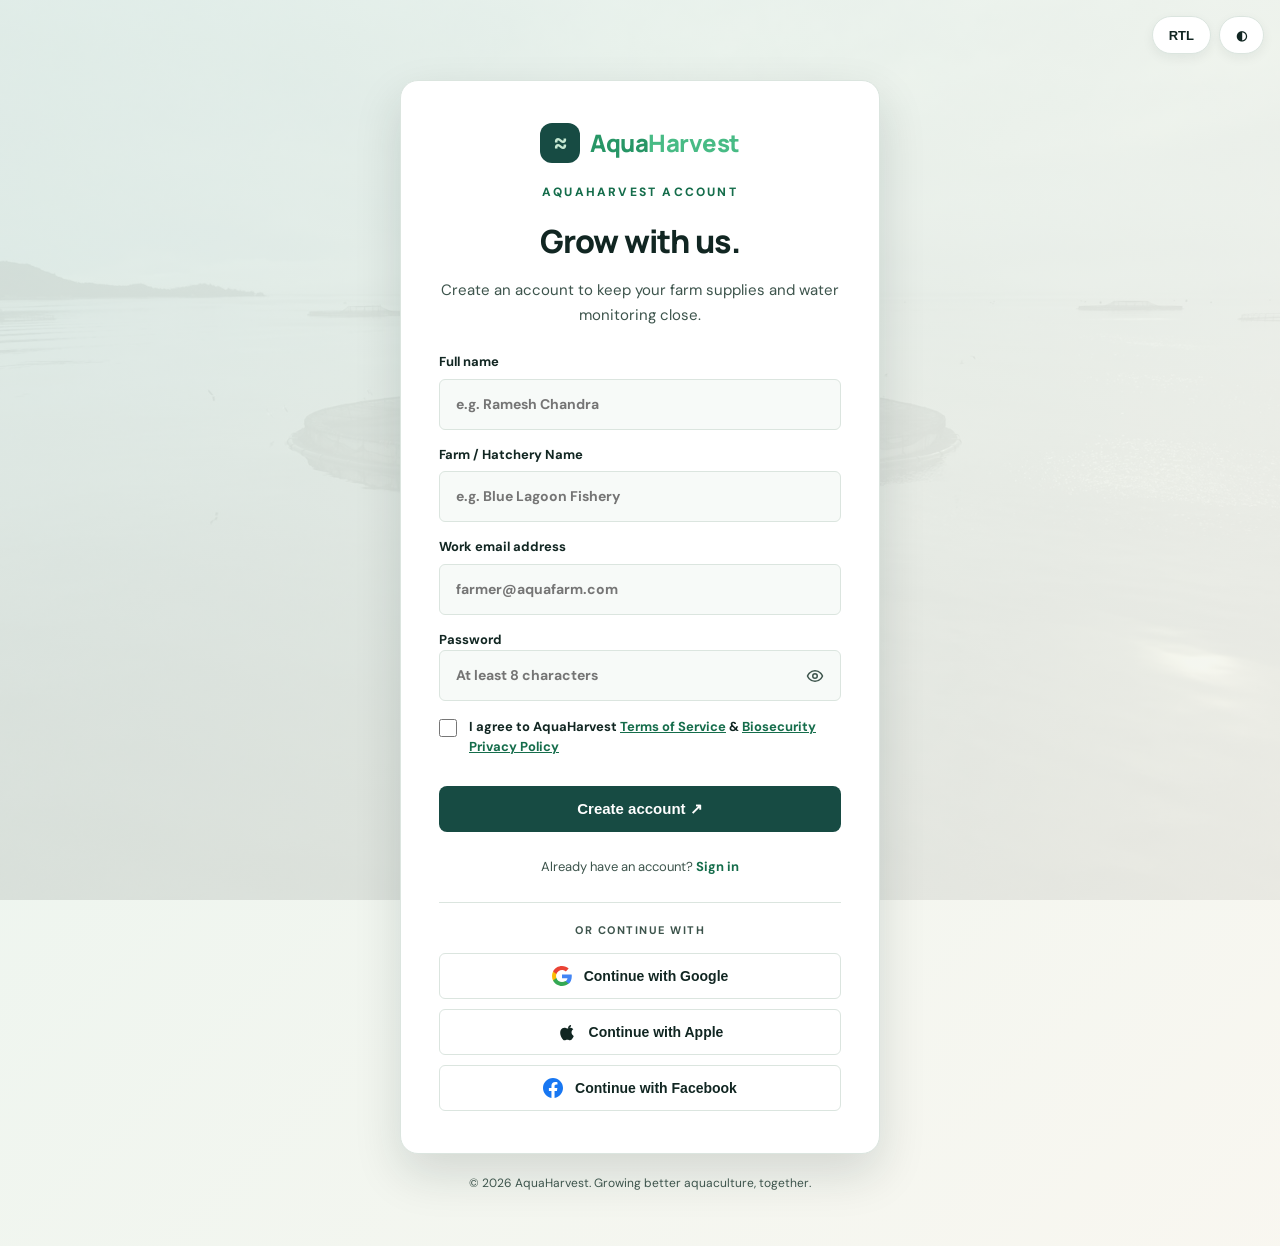
<file: signup.html>
<!doctype html>
<html lang="en" dir="ltr">
<head>
  <meta charset="utf-8">
  <meta name="viewport" content="width=device-width,initial-scale=1">
  <title>Create Account | AquaHarvest Aquaculture Supplier</title>
  <link rel="icon" href="assets/images/favicon.svg">
  <link href="https://fonts.googleapis.com/css2?family=DM+Sans:wght@400;500;600;700&family=Manrope:wght@400;600;700;800&display=swap" rel="stylesheet">
  <link rel="stylesheet" href="assets/css/style.css">
</head>
<body class="auth-page">

  <!-- RTL & Theme Toggle Outside the Card at Top Right Corner -->
  <div class="auth-top-tools">
    <button class="tool-btn" id="rtlToggle" title="Toggle RTL/LTR" aria-label="Toggle RTL">RTL</button>
    <button class="tool-btn" id="themeToggle" title="Toggle Dark/Light Mode" aria-label="Toggle Theme">◐</button>
  </div>

  <main class="auth-shell">
    <div class="auth-card">
      <!-- Brand Inside the Card Aligned Center -->
      <a class="brand auth-brand" href="index.html">
        <span class="brand-mark">≈</span>
        <span>Aqua<span>Harvest</span></span>
      </a>

      <span class="eyebrow" style="text-align: center; display: block;">AQUAHARVEST ACCOUNT</span>
      <h1>Grow with us.</h1>
      <p class="muted">Create an account to keep your farm supplies and water monitoring close.</p>

      <form class="auth-form" onsubmit="event.preventDefault();alert('Account created successfully! (Demo mode)');location.href='index.html';">
        <label>
          Full name
          <input type="text" required placeholder="e.g. Ramesh Chandra">
        </label>
        <label>
          Farm / Hatchery Name
          <input type="text" placeholder="e.g. Blue Lagoon Fishery">
        </label>
        <label>
          Work email address
          <input type="email" required placeholder="farmer@aquafarm.com">
        </label>
        <label>
          Password
          <div class="password-wrap">
            <input type="password" id="signupPassword" minlength="8" required placeholder="At least 8 characters">
            <button type="button" class="eye-toggle" onclick="togglePasswordVisibility('signupPassword', this)" aria-label="Toggle password visibility">
              <svg width="18" height="18" viewBox="0 0 24 24" fill="none" stroke="currentColor" stroke-width="2" stroke-linecap="round" stroke-linejoin="round"><path d="M2 12s3-7 10-7 10 7 10 7-3 7-10 7-10-7-10-7Z"/><circle cx="12" cy="12" r="3"/></svg>
            </button>
          </div>
        </label>
        <label class="auth-checkbox">
          <input type="checkbox" required>
          <span>I agree to AquaHarvest <a href="#" target="_blank">Terms of Service</a> & <a href="#" target="_blank">Biosecurity Privacy Policy</a></span>
        </label>
        <button class="btn dark full" type="submit">Create account ↗</button>
      </form>

      <p class="auth-switch">Already have an account? <a href="login.html">Sign in</a></p>

      <div class="auth-social">
        <small>OR CONTINUE WITH</small>
        <div class="auth-social-buttons">
          <button type="button" class="btn-social" aria-label="Continue with Google">
            <svg width="20" height="20" viewBox="0 0 24 24"><path fill="#4285F4" d="M23.745 12.27c0-.7-.06-1.4-.19-2.07H12v4.51h6.6c-.29 1.52-1.14 2.82-2.4 3.68v3.05h3.88c2.27-2.09 3.66-5.17 3.66-9.17z"/><path fill="#34A853" d="M12 24c3.24 0 5.95-1.08 7.93-2.91l-3.88-3.05c-1.08.72-2.45 1.16-4.05 1.16-3.12 0-5.77-2.1-6.72-4.93H1.25v3.15C3.26 21.36 7.33 24 12 24z"/><path fill="#FBBC05" d="M5.28 14.27c-.25-.72-.38-1.49-.38-2.27s.13-1.55.38-2.27V6.58H1.25C.45 8.18 0 9.99 0 12s.45 3.82 1.25 5.42l4.03-3.15z"/><path fill="#EA4335" d="M12 4.75c1.77 0 3.35.61 4.6 1.8l3.42-3.42C17.95 1.19 15.24 0 12 0 7.33 0 3.26 2.64 1.25 6.58l4.03 3.15c.95-2.83 3.6-4.98 6.72-4.98z"/></svg>
            <span>Continue with Google</span>
          </button>
          <button type="button" class="btn-social" aria-label="Continue with Apple">
            <svg width="20" height="20" viewBox="0 0 24 24" fill="currentColor"><path d="M18.71 19.5c-.83 1.24-1.71 2.45-3.05 2.47-1.34.03-1.77-.79-3.29-.79-1.53 0-2 .77-3.27.82-1.31.05-2.3-1.32-3.14-2.53C4.25 17 2.94 12.45 4.7 9.39c.87-1.52 2.43-2.48 4.12-2.51 1.28-.02 2.5.87 3.29.87.78 0 2.26-1.07 3.81-.91.65.03 2.47.26 3.64 1.98-.09.06-2.17 1.28-2.15 3.81.03 3.02 2.65 4.03 2.68 4.04-.03.07-.42 1.44-1.38 2.83M15.97 6.38c.62-.75 1.04-1.8 0.92-2.88-.9.04-1.99.6-2.63 1.35-.57.65-1.07 1.72-.94 2.76 1.01.08 2.03-.49 2.65-1.23z"/></svg>
            <span>Continue with Apple</span>
          </button>
          <button type="button" class="btn-social" aria-label="Continue with Facebook">
            <svg width="20" height="20" viewBox="0 0 24 24" fill="#1877F2"><path d="M24 12.073c0-6.627-5.373-12-12-12s-12 5.373-12 12c0 5.99 4.388 10.954 10.125 11.854v-8.385H7.078v-3.47h3.047V9.43c0-3.007 1.792-4.669 4.533-4.669 1.312 0 2.686.235 2.686.235v2.953H15.83c-1.491 0-1.956.925-1.956 1.874v2.25h3.328l-.532 3.47h-2.796v8.385C19.612 23.027 24 18.062 24 12.073z"/></svg>
            <span>Continue with Facebook</span>
          </button>
        </div>
      </div>
    </div>
    <p class="auth-copy">© 2026 AquaHarvest. Growing better aquaculture, together.</p>
  </main>

  <script src="assets/js/site.js"></script>
</body>
</html>
</file>
<file: assets/css/style.css>
/* AquaHarvest Aquaculture Supplier Stylesheet */
:root {
  --bg: #f7faf8;
  --panel: #ffffff;
  --header-bg: #ffffff;
  --header-border: #dbe5df;
  --nav-link: #112622;
  --nav-link-hover: #126343;
  --nav-btn-bg: #eef5f1;
  --nav-btn-border: #c4d7cd;
  --nav-btn-text: #112622;
  --nav-btn-hover: #dbece3;
  --ink: #112622;
  --muted: #3d544c;
  --green: #174b43;
  --green-light: #256658;
  --mint: #dbeee2;
  --accent: #156d4b;
  --line: #dbe5df;
  --card-bg: #ffffff;
  --card-border: #dbe5df;
  --card-shadow: 0 4px 16px rgba(17, 38, 34, 0.08);
  --footer-bg: #0d2823;
  --footer-color: #e5f1ea;
  --shadow-sm: 0 4px 12px rgba(17, 38, 34, 0.06);
  --shadow-md: 0 12px 32px rgba(17, 38, 34, 0.1);
  --shadow-lg: 0 20px 48px rgba(17, 38, 34, 0.14);
  --radius-sm: 6px;
  --radius-md: 12px;
  --radius-lg: 18px;
}

html[data-theme="dark"] {
  --bg: #0b1715;
  --panel: #132420;
  --header-bg: #0d1e1b;
  --header-border: #1f3d36;
  --nav-link: #f0f7f3;
  --nav-link-hover: #5cdbb5;
  --nav-btn-bg: #15332c;
  --nav-btn-border: #285449;
  --nav-btn-text: #f0f7f3;
  --nav-btn-hover: #204c41;
  --ink: #f0f7f3;
  --muted: #b4ccc2;
  --green: #48a783;
  --green-light: #60c59e;
  --mint: #1c3831;
  --accent: #5cdbb5;
  --line: #223f38;
  --card-bg: #132420;
  --card-border: #223f38;
  --card-shadow: 0 4px 20px rgba(0, 0, 0, 0.4);
  --footer-bg: #071311;
  --footer-color: #d8eae1;
  --shadow-sm: 0 4px 12px rgba(0, 0, 0, 0.25);
  --shadow-md: 0 12px 32px rgba(0, 0, 0, 0.35);
  --shadow-lg: 0 20px 48px rgba(0, 0, 0, 0.45);
}

* {
  box-sizing: border-box;
}

html {
  scroll-behavior: smooth;
}

body {
  margin: 0;
  background: var(--bg);
  color: var(--ink);
  font: 16px/1.65 'DM Sans', -apple-system, BlinkMacSystemFont, 'Segoe UI', Roboto, sans-serif;
  transition: background 0.3s ease, color 0.3s ease;
}

a {
  color: inherit;
  text-decoration: none;
  transition: color 0.2s ease, opacity 0.2s ease;
}

img {
  max-width: 100%;
  display: block;
}

.container {
  width: min(1180px, 92%);
  margin: auto;
}

/* =========================================================
   STATIC BRAND NAME STYLING (NAVBAR & FOOTER)
   ========================================================= */
.brand,
.site-header .brand,
.site-footer .brand,
.footer-brand,
.footer-main .brand,
.footer-main .footer-brand {
  display: inline-flex !important;
  align-items: center !important;
  gap: 10px !important;
  font-family: 'Manrope', sans-serif !important;
  font-size: 24px !important;
  font-weight: 800 !important;
  line-height: 1 !important;
  letter-spacing: -0.5px !important;
  white-space: nowrap !important;
  flex-shrink: 0 !important;
  text-decoration: none !important;
  color: #279666 !important;
  /* STATIC emerald brand color */
}

.brand span span,
.site-header .brand span span,
.site-footer .brand span span,
.footer-brand span span,
.footer-main .brand span span {
  color: #48bb85 !important;
  /* STATIC mint accent */
}

.brand-mark,
.site-header .brand-mark,
.site-footer .brand-mark,
.footer-brand .brand-mark {
  display: grid !important;
  place-items: center !important;
  width: 40px !important;
  height: 40px !important;
  border-radius: 12px !important;
  background: #174b43 !important;
  /* STATIC */
  color: #c6e8d2 !important;
  /* STATIC */
  font-size: 26px !important;
  line-height: 1 !important;
  flex-shrink: 0 !important;
}

/* =========================================================
   STICKY NAVBAR - THEMED IN LIGHT & DARK MODE WITHOUT CONTRAST ISSUE
   ========================================================= */
#site-header {
  position: sticky;
  top: 0;
  z-index: 1000;
  width: 100%;
}

.site-header {
  height: 80px;
  background: var(--header-bg);
  color: var(--ink);
  border-bottom: 1px solid var(--header-border);
  position: sticky;
  top: 0;
  z-index: 1000;
  box-shadow: var(--shadow-sm);
  transition: background 0.3s ease, border-color 0.3s ease, color 0.3s ease;
}

.nav-wrap {
  height: 100%;
  display: flex;
  align-items: center;
  justify-content: space-between;
  gap: 24px;
  position: relative;
}

/* Centered Navbar Menus */
.main-nav {
  display: flex;
  align-items: center;
  justify-content: center;
  gap: 28px;
  flex: 1;
  margin: 0 auto;
}

.main-nav a {
  font-size: 14px;
  font-weight: 700;
  color: var(--nav-link);
  padding: 8px 4px;
  position: relative;
  transition: color 0.2s ease;
}

.main-nav a:hover,
.main-nav a.active {
  color: var(--nav-link-hover);
}

.main-nav a.active::after {
  content: '';
  position: absolute;
  bottom: 0;
  left: 4px;
  right: 4px;
  height: 2px;
  background: var(--nav-link-hover);
  border-radius: 2px;
}

/* Right Nav Tools */
.nav-tools {
  display: flex;
  align-items: center;
  gap: 10px;
  flex-shrink: 0;
}

.nav-login {
  display: none !important;
}

.tool-btn {
  background: var(--nav-btn-bg);
  color: var(--nav-btn-text);
  border: 1px solid var(--nav-btn-border);
  border-radius: 20px;
  padding: 8px 14px;
  font-size: 13px;
  font-weight: 700;
  cursor: pointer;
  display: inline-flex;
  align-items: center;
  justify-content: center;
  transition: all 0.2s ease;
  min-width: 44px;
  min-height: 38px;
}

.tool-btn:hover {
  background: var(--nav-btn-hover);
  border-color: var(--nav-link-hover);
}

.btn-signup {
  background: #174b43;
  color: #ffffff !important;
  padding: 6px 16px;
  min-height: 36px;
  height: 36px;
  line-height: 1;
  border-radius: 20px;
  font-size: 13px;
  font-weight: 700;
  display: inline-flex;
  align-items: center;
  justify-content: center;
  white-space: nowrap;
  border: 1px solid #174b43;
  box-shadow: 0 4px 14px rgba(23, 75, 67, 0.25);
  transition: all 0.25s ease;
}

html[data-theme="dark"] .btn-signup {
  background: #3b916d;
  border-color: #3b916d;
  box-shadow: 0 4px 14px rgba(59, 145, 109, 0.35);
}

.btn-signup:hover {
  background: #256658;
  transform: translateY(-2px);
  box-shadow: 0 6px 18px rgba(23, 75, 67, 0.35);
}

/* Mobile Menu Button */
.mobile-menu {
  display: none;
  background: var(--nav-btn-bg);
  color: var(--nav-btn-text);
  border: 1px solid var(--nav-btn-border);
  border-radius: 8px;
  padding: 8px 12px;
  font-size: 20px;
  line-height: 1;
  cursor: pointer;
  min-width: 44px;
  min-height: 38px;
  align-items: center;
  justify-content: center;
  transition: all 0.2s ease;
}

.mobile-menu:hover {
  background: var(--nav-btn-hover);
  border-color: var(--nav-link-hover);
}

.mobile-nav-actions {
  display: none;
}

/* =========================================================
   SCROLL TO TOP (BACK TO TOP) BUTTON FOR ALL PAGES
   ========================================================= */
.scroll-top-btn {
  position: fixed;
  bottom: 28px;
  right: 28px;
  width: 48px;
  height: 48px;
  border-radius: 50%;
  background: #174b43;
  color: #ffffff;
  border: 2px solid rgba(255, 255, 255, 0.25);
  font-size: 20px;
  font-weight: 800;
  line-height: 1;
  display: flex;
  align-items: center;
  justify-content: center;
  cursor: pointer;
  box-shadow: 0 6px 20px rgba(0, 0, 0, 0.25);
  opacity: 0;
  visibility: hidden;
  transform: translateY(16px);
  transition: all 0.3s ease;
  z-index: 9999;
}

.scroll-top-btn.visible {
  opacity: 1;
  visibility: visible;
  transform: translateY(0);
}

.scroll-top-btn:hover {
  background: #256658;
  transform: translateY(-3px);
  box-shadow: 0 8px 24px rgba(0, 0, 0, 0.35);
}

html[data-theme="dark"] .scroll-top-btn {
  background: #3b916d;
  border-color: rgba(255, 255, 255, 0.15);
}

html[data-theme="dark"] .scroll-top-btn:hover {
  background: #48a67e;
}

[dir="rtl"] .scroll-top-btn {
  right: auto;
  left: 28px;
}

/* =========================================================
   HERO SECTIONS - REALISTIC BACKGROUND IMAGES & CENTER ALIGNMENT
   ========================================================= */
.hero,
.page-hero {
  position: relative;
  background-size: cover;
  background-position: center center;
  background-repeat: no-repeat;
  color: #ffffff;
  display: flex;
  align-items: center;
  justify-content: center;
  text-align: center;
  overflow: hidden;
}

.hero {
  min-height: 640px;
}

.page-hero {
  min-height: 380px;
  padding: 60px 0;
}

/* Hero Background Images */
.hero1 {
  background-image: url('../images/hero-home1.jpg');
}

.hero2 {
  background-image: url('../images/hero-home2.jpg');
}

.hero-about {
  background-image: url('../images/hero-about.jpg');
}

.hero-products {
  background-image: url('../images/hero-products.jpg');
}

.hero-gallery {
  background-image: url('../images/hero-gallery.jpg');
}

.hero-contact {
  background-image: url('../images/hero-contact.jpg');
}

/* Dark Contrast Overlay */
.hero::before,
.page-hero::before {
  content: '';
  position: absolute;
  inset: 0;
  background: linear-gradient(180deg,
      rgba(9, 31, 27, 0.85) 0%,
      rgba(13, 44, 39, 0.76) 50%,
      rgba(9, 31, 27, 0.92) 100%);
  z-index: 1;
}

/* Centered Hero Content */
.hero-content,
.page-hero .container {
  position: relative;
  z-index: 2;
  text-align: center;
  display: flex;
  flex-direction: column;
  align-items: center;
  justify-content: center;
  margin: 0 auto;
  max-width: 860px;
  padding: 50px 20px;
}

.eyebrow {
  display: inline-block;
  color: var(--accent);
  font-size: 12px;
  font-weight: 800;
  letter-spacing: 2.2px;
  text-transform: uppercase;
  margin-bottom: 16px;
  text-align: center;
}

.eyebrow.light,
.hero .eyebrow,
.page-hero .eyebrow {
  color: #a4e4c9 !important;
}

.hero h1,
.page-hero h1 {
  font: 800 clamp(32px, 5vw, 68px)/1.12 'Manrope', sans-serif;
  letter-spacing: -1.5px;
  margin: 0 auto 20px auto;
  color: #ffffff;
  text-align: center;
}

.hero h1 em,
.page-hero h1 em {
  color: #9fe2c0;
  font-style: normal;
}

.hero-content>p,
.page-hero p {
  max-width: 650px;
  color: #dbeef3;
  font-size: 18px;
  line-height: 1.6;
  margin: 0 auto 32px auto;
  text-align: center;
}

/* Centered Hero Buttons & Actions */
.hero-actions {
  display: flex;
  align-items: center;
  justify-content: center;
  gap: 16px;
  flex-wrap: wrap;
  margin: 0 auto 20px auto;
}

.btn {
  display: inline-flex;
  align-items: center;
  justify-content: center;
  padding: 13px 26px;
  border: 0;
  border-radius: 8px;
  font-weight: 700;
  font-size: 14px;
  cursor: pointer;
  transition: all 0.25s ease;
  white-space: nowrap;
}

.primary {
  background: #a9e4c5;
  color: #0d3830;
}

.primary:hover {
  background: #c3f2d9;
  transform: translateY(-2px);
  box-shadow: 0 8px 20px rgba(169, 228, 197, 0.35);
}

.dark {
  background: #174b43;
  color: #ffffff;
}

html[data-theme="dark"] .dark {
  background: #256658;
}

.dark:hover {
  background: #246457;
  transform: translateY(-2px);
  box-shadow: var(--shadow-md);
}

.white {
  background: #ffffff;
  color: #174b43;
}

.white:hover {
  background: #eef7f2;
  transform: translateY(-2px);
  box-shadow: 0 8px 24px rgba(0, 0, 0, 0.15);
}

.text-link {
  font-size: 14px;
  font-weight: 700;
  color: var(--accent);
  display: inline-flex;
  align-items: center;
  gap: 6px;
  transition: all 0.2s ease;
}

.text-link:hover {
  text-decoration: underline;
  transform: translateX(3px);
}

.light-link {
  color: #ffffff;
  opacity: 0.95;
}

.light-link:hover {
  color: #a9e4c5;
  opacity: 1;
}

/* Centered Stats in Hero */
.stats {
  display: flex;
  gap: 48px;
  margin: 45px auto 0 auto;
  justify-content: center;
  text-align: center;
  border-top: 1px solid rgba(255, 255, 255, 0.15);
  padding-top: 30px;
}

.stats div {
  display: flex;
  flex-direction: column;
  align-items: center;
}

.stats b {
  font: 800 28px 'Manrope', sans-serif;
  color: #ffffff;
  line-height: 1.2;
}

.stats small {
  font-size: 12px;
  color: #cde6da;
  font-weight: 500;
}

/* =========================================================
   SECTIONS & CARDS
   ========================================================= */
.section {
  padding: 90px 0;
  position: relative;
}

.section.alt-bg {
  background: var(--panel);
}

.section.soft {
  background: var(--mint);
}

.center {
  text-align: center;
  max-width: 720px;
  margin: 0 auto 45px auto;
}

h2 {
  font: 800 clamp(28px, 4vw, 44px)/1.2 'Manrope', sans-serif;
  letter-spacing: -1px;
  margin: 0 0 16px;
  color: var(--ink);
}

h2 em {
  font-style: normal;
  color: var(--accent);
}

.muted {
  color: var(--muted);
  font-size: 15px;
  line-height: 1.65;
}

.split {
  display: grid;
  grid-template-columns: 1fr 1fr;
  gap: 60px;
  align-items: center;
}

.split-image-card {
  position: relative;
  border-radius: var(--radius-md);
  overflow: hidden;
  box-shadow: var(--shadow-md);
  height: 280px;
  max-height: 290px;
}

.split-image-card img {
  width: 100%;
  height: 100%;
  object-fit: cover;
  transition: transform 0.5s ease;
}

.split-image-card:hover img {
  transform: scale(1.03);
}

/* Feature Cards */
.three {
  display: grid;
  grid-template-columns: repeat(3, 1fr);
  gap: 28px;
}

.four {
  display: grid;
  grid-template-columns: repeat(4, 1fr);
  gap: 24px;
}

.feature-photo-card {
  background: var(--card-bg);
  border: 1px solid var(--card-border);
  border-radius: var(--radius-md);
  overflow: hidden;
  box-shadow: var(--card-shadow);
  display: flex;
  flex-direction: column;
  transition: all 0.3s ease;
}

.feature-photo-card:hover {
  transform: translateY(-5px);
  box-shadow: var(--shadow-md);
  border-color: var(--accent);
}

.card-media {
  height: 220px;
  width: 100%;
  overflow: hidden;
  position: relative;
}

.card-media img {
  width: 100%;
  height: 100%;
  object-fit: cover;
  transition: transform 0.4s ease;
}

.feature-photo-card:hover .card-media img {
  transform: scale(1.06);
}

.card-badge {
  position: absolute;
  top: 14px;
  left: 14px;
  background: rgba(14, 43, 38, 0.88);
  color: #c9f0dd;
  padding: 4px 10px;
  border-radius: 20px;
  font-size: 11px;
  font-weight: 700;
  backdrop-filter: blur(4px);
}

[dir="rtl"] .card-badge {
  left: auto;
  right: 14px;
}

.card-body {
  padding: 24px;
  display: flex;
  flex-direction: column;
  flex: 1;
}

.card-body h3 {
  font: 700 20px 'Manrope', sans-serif;
  margin: 0 0 10px;
  color: var(--ink);
}

.card-body p {
  font-size: 14px;
  color: var(--muted);
  line-height: 1.6;
  margin: 0 0 18px;
  flex: 1;
}

/* Trust Bar */
.trust {
  background: var(--panel);
  border-bottom: 1px solid var(--line);
  padding: 24px 0;
  transition: background 0.3s ease;
}

.trust-inner {
  display: flex;
  align-items: center;
  justify-content: space-between;
  flex-wrap: wrap;
  gap: 20px;
}

.trust-inner span {
  font-size: 11px;
  font-weight: 800;
  letter-spacing: 1.5px;
  color: var(--muted);
}

.trust-inner b {
  font: 700 13px 'Manrope', sans-serif;
  color: var(--ink);
  letter-spacing: 0.5px;
}

/* Image Band */
.image-band {
  padding: 110px 0;
  color: #ffffff;
  position: relative;
  background: linear-gradient(180deg, rgba(14, 43, 38, 0.86), rgba(14, 43, 38, 0.86)),
    url('../images/facility.jpg') center/cover no-repeat;
  text-align: center;
}

.image-band .container {
  position: relative;
  z-index: 2;
  max-width: 760px;
}

.image-band h2 {
  font-size: 48px;
  color: #ffffff;
  margin: 10px 0 20px;
}

.image-band h2 em {
  color: #a4e4c9;
}

.image-band p {
  color: #d8eee3;
  font-size: 18px;
  margin-bottom: 30px;
}

/* Steps / Values */
.steps,
.values {
  margin-top: 40px;
}

.steps article,
.values article {
  padding: 28px;
  background: var(--card-bg);
  border: 1px solid var(--card-border);
  border-radius: var(--radius-md);
  box-shadow: var(--card-shadow);
  transition: all 0.3s ease;
}

.steps article:hover,
.values article:hover {
  transform: translateY(-4px);
  border-color: var(--accent);
}

.steps b,
.values b {
  font: 800 24px 'Manrope', sans-serif;
  color: var(--accent);
  display: block;
  margin-bottom: 12px;
}

.steps h3,
.values h3 {
  font: 700 19px 'Manrope', sans-serif;
  margin: 0 0 10px;
  color: var(--ink);
}

.steps p,
.values p {
  font-size: 14px;
  color: var(--muted);
  margin: 0;
}

/* Testimonial Section */
.testimonial {
  padding: 85px 0;
  background: var(--mint);
  text-align: center;
  transition: background 0.3s ease;
}

.testimonial-avatar {
  width: 76px;
  height: 76px;
  border-radius: 50%;
  object-fit: cover;
  margin: 0 auto 18px auto;
  border: 3px solid var(--accent);
  box-shadow: 0 6px 18px rgba(0, 0, 0, 0.14);
  display: block;
}

.testimonial-quote {
  font: 700 26px/1.45 'Manrope', sans-serif;
  max-width: 820px;
  margin: 0 auto 24px;
  color: var(--ink);
}

.testimonial-author {
  font-weight: 800;
  font-size: 16px;
  color: var(--ink);
}

.testimonial-role {
  display: block;
  font-size: 13px;
  color: var(--muted);
  margin-top: 4px;
}

/* CTA Band */
.cta {
  padding: 75px 0;
  background: #123d37;
  color: #ffffff;
  position: relative;
  overflow: hidden;
}

.cta::before {
  content: '';
  position: absolute;
  inset: 0;
  background: url('../images/hero-home1.jpg') center/cover no-repeat;
  opacity: 0.15;
}

.cta-inner {
  position: relative;
  z-index: 2;
  display: flex;
  justify-content: space-between;
  align-items: center;
  gap: 30px;
}

.cta-inner h2 {
  color: #ffffff;
  margin: 0;
}

/* =========================================================
   6. PRODUCTS PAGE - 3*3 GRID
   ========================================================= */
.filter-tabs {
  display: flex;
  justify-content: center;
  gap: 12px;
  flex-wrap: wrap;
  margin-bottom: 40px;
}

.filter-btn {
  padding: 9px 20px;
  border-radius: 20px;
  background: var(--panel);
  border: 1px solid var(--line);
  color: var(--ink);
  font-size: 13px;
  font-weight: 700;
  cursor: pointer;
  transition: all 0.2s ease;
}

.filter-btn.active,
.filter-btn:hover {
  background: #174b43;
  color: #ffffff;
  border-color: #174b43;
}

html[data-theme="dark"] .filter-btn.active,
html[data-theme="dark"] .filter-btn:hover {
  background: #3b916d;
  border-color: #3b916d;
}

.product-grid-3x3 {
  display: grid;
  grid-template-columns: repeat(3, 1fr);
  gap: 28px;
}

.product-card {
  background: var(--card-bg);
  border: 1px solid var(--card-border);
  border-radius: var(--radius-md);
  overflow: hidden;
  box-shadow: var(--card-shadow);
  display: flex;
  flex-direction: column;
  transition: all 0.3s ease;
}

.product-card:hover {
  transform: translateY(-6px);
  box-shadow: var(--shadow-md);
  border-color: var(--accent);
}

.product-card .card-media {
  height: 230px;
}

.product-meta {
  display: flex;
  justify-content: space-between;
  align-items: center;
  margin-bottom: 8px;
}

.product-cat {
  font-size: 11px;
  font-weight: 800;
  text-transform: uppercase;
  letter-spacing: 1px;
  color: var(--accent);
}

.product-price {
  font: 800 15px 'Manrope', sans-serif;
  color: var(--ink);
}

.product-specs {
  display: flex;
  flex-wrap: wrap;
  gap: 8px;
  margin-bottom: 20px;
}

.product-specs span {
  font-size: 11px;
  background: var(--bg);
  color: var(--muted);
  padding: 4px 10px;
  border-radius: 4px;
  border: 1px solid var(--line);
}

.product-card .btn {
  width: 100%;
}

/* =========================================================
   GALLERY PAGE (Properly Aligned Grid & Uncropped Images)
   ========================================================= */
.gallery-grid {
  display: grid;
  grid-template-columns: repeat(3, 1fr);
  gap: 24px;
}

.gallery-card {
  position: relative;
  border-radius: var(--radius-md);
  overflow: hidden;
  height: 290px;
  box-shadow: var(--card-shadow);
  cursor: pointer;
  background: #081d19;
  border: 1px solid var(--card-border);
  display: flex;
  align-items: center;
  justify-content: center;
  transition: transform 0.3s ease, box-shadow 0.3s ease;
}

.gallery-card:hover {
  transform: translateY(-4px);
  box-shadow: var(--shadow-md);
  border-color: var(--accent);
}

.gallery-card img {
  width: 100%;
  height: 100%;
  object-fit: cover;
  object-position: center;
  transition: transform 0.4s ease;
}

.gallery-card:nth-child(10) img {
  object-position: center 12%;
}

.gallery-card:hover img {
  transform: scale(1.05);
}

.gallery-caption {
  position: absolute;
  inset: auto 0 0 0;
  padding: 30px 20px 14px;
  background: linear-gradient(180deg, transparent 0%, rgba(8, 29, 25, 0.95) 100%);
  color: #ffffff;
  display: flex;
  flex-direction: column;
  gap: 4px;
  z-index: 2;
  pointer-events: none;
}

.gallery-caption h4 {
  margin: 0;
  font: 700 16px 'Manrope', sans-serif;
  color: #ffffff;
}

.gallery-caption span {
  font-size: 12px;
  color: #b7e8d0;
}

/* =========================================================
   CONTACT PAGE
   ========================================================= */
.contact-layout {
  display: grid;
  grid-template-columns: 0.9fr 1.1fr;
  gap: 60px;
  align-items: start;
}

.contact-detail {
  display: flex;
  align-items: center;
  gap: 18px;
  margin: 24px 0;
}

.contact-icon {
  width: 40px;
  height: 40px;
  border-radius: 10px;
  background: var(--mint);
  color: var(--green);
  display: grid;
  place-items: center;
  font-size: 16px;
  flex-shrink: 0;
  transition: all 0.25s ease;
}

.contact-icon svg {
  width: 18px;
  height: 18px;
  fill: currentColor;
}

html[data-theme="dark"] .contact-icon {
  background: #1f3d36 !important;
  color: #5cdbb5 !important;
}

.contact-detail div {
  display: flex;
  flex-direction: column;
}

.contact-detail small {
  font-size: 11px;
  font-weight: 800;
  letter-spacing: 1px;
  color: var(--muted);
}

.contact-detail b {
  font-size: 16px;
  color: var(--ink);
}

.contact-form {
  padding: 36px;
  background: var(--card-bg);
  border: 1px solid var(--card-border);
  border-radius: var(--radius-md);
  box-shadow: var(--card-shadow);
}

.contact-form h3 {
  margin: 0 0 20px;
  font: 800 24px 'Manrope', sans-serif;
}

.form-row {
  display: grid;
  grid-template-columns: 1fr 1fr;
  gap: 16px;
}

label {
  display: block;
  font-size: 13px;
  font-weight: 700;
  margin-bottom: 14px;
  color: var(--ink);
}

input,
textarea,
select {
  width: 100%;
  padding: 13px 16px;
  border: 1px solid var(--line);
  border-radius: var(--radius-sm);
  background: var(--bg);
  color: var(--ink);
  font: inherit;
  font-size: 14px;
  margin-top: 6px;
  transition: all 0.2s ease;
}

input:focus,
textarea:focus,
select:focus {
  outline: none;
  border-color: var(--accent);
  box-shadow: 0 0 0 3px rgba(59, 145, 109, 0.2);
}

.map-wrap {
  margin-top: 60px;
}

.map-wrap iframe {
  width: 100%;
  height: 380px;
  border: 0;
  border-radius: var(--radius-md);
  box-shadow: var(--card-shadow);
}

/* =========================================================
   7. AUTHENTICATION PAGES
   ========================================================= */
.auth-page {
  min-height: 100vh;
  background: linear-gradient(135deg, rgba(230, 243, 236, 0.88), rgba(248, 246, 239, 0.92)),
    url('../images/hero-home1.jpg') center/cover fixed;
  display: flex;
  flex-direction: column;
  align-items: center;
  justify-content: center;
  padding: 40px 20px;
  position: relative;
}

html[data-theme="dark"] .auth-page {
  background: linear-gradient(135deg, rgba(11, 23, 21, 0.94), rgba(7, 15, 13, 0.96)),
    url('../images/hero-home1.jpg') center/cover fixed;
}

/* RTL & Theme buttons fixed at top right outside card */
.auth-top-tools {
  position: fixed;
  top: 24px;
  right: 28px;
  display: flex;
  align-items: center;
  gap: 10px;
  z-index: 1000;
}

[dir="rtl"] .auth-top-tools {
  right: auto;
  left: 28px;
}

.auth-top-tools .tool-btn {
  background: var(--panel);
  color: var(--ink);
  border-color: var(--line);
  box-shadow: var(--shadow-sm);
  padding: 8px 16px;
}

.auth-shell {
  width: min(480px, 100%);
  position: relative;
  z-index: 10;
}

.auth-card {
  background: var(--panel);
  color: var(--ink);
  padding: 42px 38px;
  border-radius: var(--radius-lg);
  box-shadow: var(--shadow-lg);
  border: 1px solid var(--line);
  transition: all 0.3s ease;
}

/* Brand inside card aligned center */
.auth-card .brand {
  display: flex !important;
  align-items: center !important;
  justify-content: center !important;
  text-align: center !important;
  margin: 0 auto 20px auto !important;
  width: 100% !important;
}

/* Eyebrow aligned center */
.auth-card .eyebrow {
  display: block !important;
  text-align: center !important;
  margin: 0 auto 16px auto !important;
  width: 100% !important;
}

.back-home {
  display: none !important;
}

.auth-card h1 {
  font: 800 32px 'Manrope', sans-serif;
  letter-spacing: -0.8px;
  margin: 0 0 10px;
  color: var(--ink);
  text-align: center;
}

.auth-card .muted {
  text-align: center;
  margin-bottom: 24px;
}

.auth-form label {
  color: var(--ink);
}

.auth-options {
  display: flex;
  justify-content: space-between;
  align-items: center;
  font-size: 13px;
  margin: 16px 0 20px;
}

.auth-options label {
  margin: 0;
  display: flex;
  align-items: center;
  gap: 8px;
  cursor: pointer;
}

.auth-options input {
  width: auto;
  margin: 0;
}

.auth-options a,
.auth-switch a {
  color: var(--accent);
  font-weight: 700;
}

.auth-options a:hover,
.auth-switch a:hover {
  text-decoration: underline;
}

.auth-form .btn.full {
  width: 100%;
  padding: 14px;
  font-size: 15px;
  margin-top: 10px;
}

.auth-switch {
  text-align: center;
  font-size: 13px;
  color: var(--muted);
  margin-top: 24px;
}

.auth-social {
  text-align: center;
  border-top: 1px solid var(--line);
  margin-top: 26px;
  padding-top: 20px;
}

.auth-social small {
  font-size: 10px;
  font-weight: 800;
  letter-spacing: 1.5px;
  color: var(--muted);
  display: block;
  margin-bottom: 12px;
}

.auth-social .social-row {
  justify-content: center;
}

.auth-copy {
  text-align: center;
  font-size: 12px;
  color: var(--muted);
  margin-top: 20px;
}

/* =========================================================
   FOOTER SECTION
   ========================================================= */
.site-footer {
  background: var(--footer-bg);
  color: var(--footer-color);
  padding: 65px 0 24px;
  border-top: 1px solid #1c3d35;
  transition: background 0.3s ease;
}

.footer-main {
  display: grid;
  grid-template-columns: 1.6fr 1fr 1fr 1.3fr;
  gap: 36px;
  padding-bottom: 40px;
}

.footer-main p {
  color: #a8c2b7;
  font-size: 13px;
}

.footer-main a:not(.brand):not(.footer-brand) {
  color: #a8c2b7;
  font-size: 13px;
}

.footer-main .brand,
.footer-main .footer-brand {
  margin-bottom: 14px;
}

.footer-main h4 {
  font: 700 15px 'Manrope', sans-serif;
  color: #ffffff;
  margin: 0 0 16px;
}

.footer-main>div:not(:first-child)>a {
  display: block;
  margin: 10px 0;
  transition: color 0.2s ease;
}

.footer-main>div:not(:first-child)>a:hover {
  color: #8be1bc;
  transform: translateX(3px);
}

.social-row {
  display: flex;
  gap: 12px;
  margin-top: 20px;
}

.social-row a {
  width: 36px;
  height: 36px;
  border: 1px solid #28544a;
  border-radius: 50%;
  display: grid;
  place-items: center;
  font-weight: 800;
  color: #c9e8dc;
  transition: all 0.2s ease;
}

.social-row a:hover {
  background: var(--accent);
  color: #ffffff;
  border-color: var(--accent);
}

.newsletter {
  display: flex;
  margin-top: 14px;
}

.newsletter input {
  background: #173d36;
  border-color: #275249;
  color: #ffffff;
  margin: 0;
  border-radius: 6px 0 0 6px;
}

.newsletter button {
  background: var(--accent);
  color: #ffffff;
  border: 0;
  padding: 0 18px;
  border-radius: 0 6px 6px 0;
  cursor: pointer;
  font-weight: 800;
}

.footer-bottom {
  border-top: 1px solid #1c3d35;
  padding-top: 22px;
  display: flex;
  justify-content: space-between;
  align-items: center;
  color: #88a79b;
  font-size: 12px;
}

/* =========================================================
   RESPONSIVE DESIGN: 1024px, 768px, TABLET & MOBILE VIEWS
   ========================================================= */

/* 1024px Breakpoint (Tablet Landscape / iPad Pro) */
@media (max-width: 1024px) {
  .site-header {
    height: 76px;
  }

  /* Show Hamburger Menu at 1024px */
  .mobile-menu {
    display: inline-flex;
  }

  .desktop-only {
    display: none !important;
  }

  /* Hamburger Dropdown Drawer */
  .main-nav {
    display: none;
    position: absolute;
    top: 76px;
    left: 0;
    right: 0;
    background: var(--header-bg);
    border-bottom: 1px solid var(--header-border);
    box-shadow: 0 12px 36px rgba(0, 0, 0, 0.25);
    flex-direction: column;
    padding: 24px 20px;
    gap: 16px;
    z-index: 999;
  }

  .main-nav.open {
    display: flex !important;
  }

  .main-nav a {
    font-size: 16px;
    font-weight: 700;
    width: 100%;
    text-align: center;
    padding: 10px 0;
  }

  .mobile-nav-actions {
    display: flex;
    flex-direction: column;
    width: 100%;
    gap: 12px;
    margin-top: 10px;
    border-top: 1px solid var(--line);
    padding-top: 16px;
  }

  .mobile-nav-tools {
    display: flex;
    gap: 12px;
    width: 100%;
  }

  .mobile-nav-tools .tool-btn {
    flex: 1;
    min-height: 42px;
    font-size: 14px;
    border-radius: 8px;
    display: inline-flex;
    align-items: center;
    justify-content: center;
  }

  .mobile-nav-actions .btn {
    width: 100%;
    text-align: center;
    min-height: 42px;
  }

  /* Grid adaptations at 1024px */
  .product-grid-3x3 {
    grid-template-columns: repeat(2, 1fr);
    gap: 24px;
  }

  .gallery-grid {
    grid-template-columns: repeat(2, 1fr);
    gap: 20px;
  }

  .gallery-card {
    height: 270px;
  }

  .four {
    grid-template-columns: repeat(2, 1fr);
    gap: 24px;
  }

  .split {
    gap: 36px;
  }

  .footer-main {
    grid-template-columns: 1fr 1fr;
    gap: 32px;
  }
}

/* 768px Breakpoint (Tablet Portrait / iPad) */
@media (max-width: 768px) {
  .site-header {
    height: 72px;
  }

  .main-nav {
    top: 72px;
  }

  .nav-tools {
    gap: 8px;
  }

  .tool-btn {
    padding: 6px 12px;
    min-width: 38px;
    min-height: 34px;
    font-size: 12px;
  }

  .mobile-menu {
    min-width: 38px;
    min-height: 34px;
    padding: 6px 10px;
    font-size: 18px;
  }

  /* Hero section adjustments */
  .hero {
    min-height: 560px;
  }

  .page-hero {
    min-height: 320px;
    padding: 40px 0;
  }

  .hero h1,
  .page-hero h1 {
    font-size: clamp(30px, 6vw, 46px);
    letter-spacing: -1px;
  }

  .hero-content>p,
  .page-hero p {
    font-size: 16px;
    padding: 0 10px;
  }

  /* 2x2 Stats layout on tablet */
  .stats {
    display: grid;
    grid-template-columns: repeat(2, 1fr);
    gap: 24px;
    max-width: 480px;
    margin: 35px auto 0 auto;
    border-top: 1px solid rgba(255, 255, 255, 0.15);
  }

  /* Sections & Stacking at 768px */
  .section {
    padding: 65px 0;
  }

  .split {
    grid-template-columns: 1fr;
    gap: 30px;
    text-align: center;
  }

  .split .split-image-card {
    min-height: 260px;
    max-height: 340px;
  }

  .split .text-link {
    justify-content: center;
  }

  .three {
    grid-template-columns: 1fr;
    gap: 22px;
  }

  .four {
    grid-template-columns: 1fr;
    gap: 22px;
  }

  .product-grid-3x3 {
    grid-template-columns: 1fr;
    gap: 22px;
  }

  .gallery-grid {
    grid-template-columns: repeat(2, 1fr);
    gap: 16px;
  }

  .gallery-card {
    height: 250px;
  }

  .contact-layout {
    grid-template-columns: 1fr;
    gap: 40px;
  }

  .contact-detail {
    justify-content: flex-start;
  }

  .form-row {
    grid-template-columns: 1fr;
    gap: 0;
  }

  .section-head {
    flex-direction: column;
    align-items: center;
    text-align: center;
    gap: 12px;
  }

  .cta-inner {
    flex-direction: column;
    text-align: center;
    gap: 24px;
  }

  .cta-inner .btn {
    margin: 0 auto;
  }

  .trust-inner {
    justify-content: center;
    gap: 16px;
    text-align: center;
  }

  .image-band {
    padding: 75px 0;
  }

  .image-band h2 {
    font-size: 34px;
  }
}

/* Mobile Screens (< 480px) */
@media (max-width: 480px) {
  .brand {
    font-size: 20px !important;
  }

  .brand-mark {
    width: 34px !important;
    height: 34px !important;
    font-size: 22px !important;
    border-radius: 10px !important;
  }

  .nav-tools {
    gap: 6px;
  }

  .tool-btn {
    padding: 6px 10px;
    font-size: 11px;
    min-width: 34px;
    min-height: 32px;
  }

  .mobile-menu {
    min-width: 34px;
    min-height: 32px;
    font-size: 16px;
    padding: 4px 8px;
  }

  .stats {
    grid-template-columns: 1fr;
    gap: 18px;
  }

  .gallery-grid {
    grid-template-columns: 1fr;
    gap: 16px;
  }

  .gallery-card {
    height: 240px;
  }

  .footer-main {
    grid-template-columns: 1fr;
    text-align: center;
  }

  .social-row {
    justify-content: center;
  }

  .footer-bottom {
    flex-direction: column;
    gap: 12px;
    text-align: center;
  }

  .newsletter {
    flex-direction: column;
    gap: 10px;
  }

  .newsletter input {
    border-radius: 6px;
  }

  .newsletter button {
    border-radius: 6px;
    padding: 12px;
  }
}

/* =========================================================
   TEAM SOCIAL, PASSWORD TOGGLE, AUTH SOCIAL & FAQ STYLES
   ========================================================= */
.team-social {
  display: flex !important;
  justify-content: center !important;
  align-items: center !important;
  gap: 12px !important;
  margin: 16px auto 0 !important;
  padding-top: 14px !important;
  border-top: 1px solid var(--line) !important;
}

.team-social a {
  display: inline-flex !important;
  align-items: center !important;
  justify-content: center !important;
  width: 36px !important;
  height: 36px !important;
  border-radius: 50% !important;
  background: var(--panel) !important;
  border: 1px solid var(--line) !important;
  color: var(--ink) !important;
  transition: all 0.25s cubic-bezier(0.16, 1, 0.3, 1) !important;
  cursor: pointer !important;
  text-decoration: none !important;
}

.team-social a:hover {
  background: #279666 !important;
  color: #ffffff !important;
  border-color: #279666 !important;
  transform: translateY(-3px) scale(1.1) !important;
  box-shadow: 0 6px 16px rgba(39, 150, 102, 0.35) !important;
}

.team-social a svg {
  width: 16px !important;
  height: 16px !important;
  display: block !important;
}

/* Specialist Card Media Framing - Never Crop Heads */
.feature-photo-card .card-media {
  height: 250px !important;
  overflow: hidden !important;
  position: relative !important;
  border-radius: var(--radius-md) var(--radius-md) 0 0 !important;
}

.feature-photo-card .card-media img {
  width: 100% !important;
  height: 100% !important;
  object-fit: cover !important;
  object-position: top center !important;
  transition: transform 0.4s ease !important;
}

.feature-photo-card:hover .card-media img {
  transform: scale(1.04) !important;
}

/* Password Wrap & Eye Toggle */
.password-wrap {
  position: relative !important;
  display: flex !important;
  align-items: center !important;
  width: 100% !important;
}

.password-wrap input {
  width: 100% !important;
  box-sizing: border-box !important;
  padding-right: 48px !important;
  margin: 0 !important;
}

[dir="rtl"] .password-wrap input {
  padding-right: 14px !important;
  padding-left: 48px !important;
}

.eye-toggle {
  position: absolute !important;
  right: 10px !important;
  top: 50% !important;
  transform: translateY(-50%) !important;
  background: transparent !important;
  border: none !important;
  cursor: pointer !important;
  color: var(--muted) !important;
  padding: 6px !important;
  display: flex !important;
  align-items: center !important;
  justify-content: center !important;
  z-index: 5 !important;
  width: 32px !important;
  height: 32px !important;
  border-radius: 6px !important;
  transition: color 0.2s ease, background 0.2s ease !important;
}

[dir="rtl"] .eye-toggle {
  right: auto !important;
  left: 10px !important;
}

.eye-toggle:hover {
  color: var(--ink) !important;
  background: rgba(0, 0, 0, 0.05) !important;
}

.eye-toggle svg {
  width: 18px !important;
  height: 18px !important;
  display: block !important;
}

/* Auth Checkbox */
.auth-checkbox {
  display: flex !important;
  flex-direction: row !important;
  align-items: flex-start !important;
  justify-content: flex-start !important;
  text-align: left !important;
  gap: 12px !important;
  margin: 16px 0 20px 0 !important;
  font-size: 13px !important;
  line-height: 1.5 !important;
  color: var(--ink) !important;
  cursor: pointer !important;
  width: 100% !important;
}

[dir="rtl"] .auth-checkbox {
  text-align: right !important;
}

.auth-checkbox input[type="checkbox"] {
  width: 18px !important;
  height: 18px !important;
  min-width: 18px !important;
  min-height: 18px !important;
  margin: 2px 0 0 0 !important;
  accent-color: #279666 !important;
  flex-shrink: 0 !important;
  cursor: pointer !important;
}

.auth-checkbox span {
  display: inline-block !important;
  text-align: left !important;
}

[dir="rtl"] .auth-checkbox span {
  text-align: right !important;
}

.auth-checkbox a {
  color: var(--accent) !important;
  text-decoration: underline !important;
}

/* Auth Social Login Buttons */
.auth-social {
  margin-top: 24px !important;
  padding-top: 18px !important;
  border-top: 1px solid var(--line) !important;
  text-align: center !important;
  width: 100% !important;
}

.auth-social small {
  display: block !important;
  font-size: 11px !important;
  font-weight: 700 !important;
  letter-spacing: 1.5px !important;
  text-transform: uppercase !important;
  color: var(--muted) !important;
  margin-bottom: 14px !important;
  text-align: center !important;
}

.auth-social-buttons {
  display: flex !important;
  flex-direction: column !important;
  gap: 10px !important;
  width: 100% !important;
}

.btn-social {
  display: flex !important;
  flex-direction: row !important;
  align-items: center !important;
  justify-content: center !important;
  gap: 12px !important;
  width: 100% !important;
  height: 46px !important;
  padding: 0 16px !important;
  border-radius: var(--radius-sm) !important;
  background: var(--panel) !important;
  border: 1px solid var(--line) !important;
  color: var(--ink) !important;
  font-size: 14px !important;
  font-weight: 600 !important;
  text-decoration: none !important;
  cursor: pointer !important;
  transition: all 0.2s ease !important;
  box-sizing: border-box !important;
}

.btn-social:hover {
  background: var(--bg) !important;
  border-color: #279666 !important;
  transform: translateY(-2px) !important;
  box-shadow: 0 4px 12px rgba(0, 0, 0, 0.08) !important;
}

.btn-social svg {
  width: 20px !important;
  height: 20px !important;
  min-width: 20px !important;
  min-height: 20px !important;
  max-width: 20px !important;
  max-height: 20px !important;
  flex-shrink: 0 !important;
  display: inline-block !important;
  margin: 0 !important;
}

/* Contact Details Icon Dead-Center & High Contrast */
.contact-detail {
  display: flex !important;
  align-items: center !important;
  gap: 16px !important;
  margin-bottom: 22px !important;
}

.contact-icon {
  display: flex !important;
  align-items: center !important;
  justify-content: center !important;
  width: 46px !important;
  height: 46px !important;
  min-width: 46px !important;
  min-height: 46px !important;
  border-radius: 12px !important;
  background: #e6f4ee !important;
  border: 1px solid #b7e2d1 !important;
  color: #174b43 !important;
  flex-shrink: 0 !important;
  box-shadow: 0 2px 8px rgba(0, 0, 0, 0.04) !important;
}

.contact-icon svg {
  width: 20px !important;
  height: 20px !important;
  display: block !important;
  margin: auto !important;
}

html[data-theme="dark"] .contact-icon {
  background: #193830 !important;
  border-color: #275749 !important;
  color: #5cdbb5 !important;
  box-shadow: 0 2px 8px rgba(0, 0, 0, 0.25) !important;
}

/* Social Row in Contact & Elsewhere - 100% High Contrast */
.social-row {
  display: flex !important;
  align-items: center !important;
  gap: 12px !important;
  margin-top: 24px !important;
}

.social-row a {
  display: inline-flex !important;
  align-items: center !important;
  justify-content: center !important;
  width: 42px !important;
  height: 42px !important;
  border-radius: 50% !important;
  background: #e6f4ee !important;
  border: 1px solid #b7e2d1 !important;
  color: #174b43 !important;
  transition: all 0.25s ease !important;
  text-decoration: none !important;
  cursor: pointer !important;
}

.social-row a svg {
  width: 18px !important;
  height: 18px !important;
  display: block !important;
  fill: currentColor !important;
}

.social-row a:hover {
  background: #279666 !important;
  border-color: #279666 !important;
  color: #ffffff !important;
  transform: translateY(-2px) !important;
  box-shadow: 0 6px 14px rgba(39, 150, 102, 0.3) !important;
}

html[data-theme="dark"] .social-row a {
  background: #193830 !important;
  border-color: #275749 !important;
  color: #5cdbb5 !important;
}

html[data-theme="dark"] .social-row a:hover {
  background: #279666 !important;
  border-color: #279666 !important;
  color: #ffffff !important;
}

/* Guide Module Card & Headings */
.guide-card {
  background: var(--card-bg) !important;
  border: 1px solid var(--card-border) !important;
  border-radius: var(--radius-md) !important;
  padding: 36px !important;
  box-shadow: var(--card-shadow) !important;
  align-items: center !important;
}

.guide-card h3 {
  font-size: 26px !important;
  font-weight: 800 !important;
  color: var(--ink) !important;
  margin: 8px 0 16px 0 !important;
  line-height: 1.3 !important;
  font-family: 'Manrope', sans-serif !important;
}

.guide-checklist {
  list-style: none !important;
  padding: 0 !important;
  margin: 20px 0 0 !important;
  display: flex !important;
  flex-direction: column !important;
  gap: 12px !important;
}

.guide-checklist li {
  position: relative !important;
  padding-left: 28px !important;
  color: var(--muted) !important;
  line-height: 1.6 !important;
  font-size: 15px !important;
}

[dir="rtl"] .guide-checklist li {
  padding-left: 0 !important;
  padding-right: 28px !important;
}

.guide-checklist li::before {
  content: '✓' !important;
  position: absolute !important;
  left: 0 !important;
  top: 0 !important;
  color: #279666 !important;
  font-weight: 800 !important;
  font-size: 16px !important;
}

[dir="rtl"] .guide-checklist li::before {
  left: auto !important;
  right: 0 !important;
}

/* Data Table - Benchmark Parameters */
.table-responsive {
  width: 100% !important;
  overflow-x: auto !important;
  -webkit-overflow-scrolling: touch !important;
  margin: 36px 0 0 0 !important;
  border-radius: var(--radius-md) !important;
  box-shadow: var(--card-shadow) !important;
  border: 1px solid var(--card-border) !important;
  background: var(--card-bg) !important;
}

.guide-table {
  width: 100% !important;
  border-collapse: collapse !important;
  background: var(--card-bg) !important;
  text-align: left !important;
  font-size: 14px !important;
  min-width: 680px !important;
}

[dir="rtl"] .guide-table {
  text-align: right !important;
}

.guide-table th {
  background: #174b43 !important;
  color: #ffffff !important;
  font-weight: 700 !important;
  font-family: 'Manrope', sans-serif !important;
  padding: 16px 20px !important;
  border-bottom: 2px solid #279666 !important;
  white-space: nowrap !important;
  font-size: 14px !important;
  letter-spacing: 0.5px !important;
}

html[data-theme="dark"] .guide-table th {
  background: #14322a !important;
  color: #5cdbb5 !important;
  border-bottom: 2px solid #279666 !important;
}

.guide-table td {
  padding: 16px 20px !important;
  text-align: left !important;
  border-bottom: 1px solid var(--line) !important;
  font-size: 14px !important;
  color: var(--ink) !important;
}

[dir="rtl"] .guide-table td {
  text-align: right !important;
}

.guide-table tbody tr:nth-child(even) {
  background: var(--panel) !important;
}

.guide-table tbody tr:hover {
  background: rgba(39, 150, 102, 0.08) !important;
}

.guide-table tr:last-child td {
  border-bottom: none !important;
}

.guide-table td:first-child {
  font-weight: 700 !important;
  color: var(--ink) !important;
  white-space: nowrap !important;
}

/* FAQ Section Accordion - Universal & Fully Responsive across 768px, 1024px, Desktop */
.faq-accordion {
  display: flex !important;
  flex-direction: column !important;
  gap: 16px !important;
  width: 100% !important;
  max-width: 860px !important;
  margin: 36px auto 0 auto !important;
}

.faq-item {
  background: var(--card-bg) !important;
  border: 1px solid var(--card-border) !important;
  border-radius: var(--radius-md) !important;
  overflow: hidden !important;
  box-shadow: var(--card-shadow) !important;
  transition: border-color 0.25s ease, box-shadow 0.25s ease !important;
}

.faq-item[open] {
  border-color: #279666 !important;
  box-shadow: 0 4px 18px rgba(39, 150, 102, 0.12) !important;
}

.faq-question {
  padding: 18px 24px !important;
  font: 700 16px/1.4 'Manrope', sans-serif !important;
  color: var(--ink) !important;
  cursor: pointer !important;
  display: flex !important;
  justify-content: space-between !important;
  align-items: center !important;
  list-style: none !important;
  user-select: none !important;
  position: relative !important;
  background: transparent !important;
  transition: color 0.2s ease, background-color 0.2s ease !important;
}

.faq-question::-webkit-details-marker {
  display: none !important;
}

.faq-question::marker {
  display: none !important;
  content: "" !important;
}

.faq-question:hover {
  color: #279666 !important;
  background: rgba(39, 150, 102, 0.04) !important;
}

.faq-icon {
  font-size: 22px !important;
  font-weight: 700 !important;
  color: #279666 !important;
  transition: transform 0.25s cubic-bezier(0.16, 1, 0.3, 1) !important;
  line-height: 1 !important;
  flex-shrink: 0 !important;
  margin-left: 16px !important;
}

[dir="rtl"] .faq-icon {
  margin-left: 0 !important;
  margin-right: 16px !important;
}

.faq-item[open] .faq-icon {
  transform: rotate(45deg) !important;
}

.faq-answer {
  padding: 0 24px 22px 24px !important;
  color: var(--muted) !important;
  line-height: 1.7 !important;
  font-size: 15px !important;
  border-top: 1px solid rgba(0, 0, 0, 0.05) !important;
  margin-top: -4px !important;
  padding-top: 14px !important;
}

html[data-theme="dark"] .faq-answer {
  border-top-color: rgba(255, 255, 255, 0.05) !important;
}

.faq-answer p {
  margin: 0 !important;
}

/* Desktop Split Image Height Enhancements */
@media (min-width: 1024px) {
  .split-image-card.tall,
  .about-split-img,
  .story-split-img {
    height: 420px !important;
    max-height: 450px !important;
  }
}

/* Auth Tools Stable Top-Right across Mobile and Tablet */
.auth-top-tools {
  position: fixed !important;
  top: 16px !important;
  right: 16px !important;
  z-index: 99999 !important;
  display: flex !important;
  gap: 8px !important;
}

[dir="rtl"] .auth-top-tools {
  right: auto !important;
  left: 16px !important;
}

.auth-page {
  padding-top: 80px !important;
  min-height: 100vh !important;
  display: flex !important;
  flex-direction: column !important;
  align-items: center !important;
  justify-content: center !important;
  box-sizing: border-box !important;
}

@media (max-width: 480px) {
  .auth-card {
    padding: 30px 20px !important;
  }

  .auth-card h1 {
    font-size: 26px !important;
  }
}
</file>
